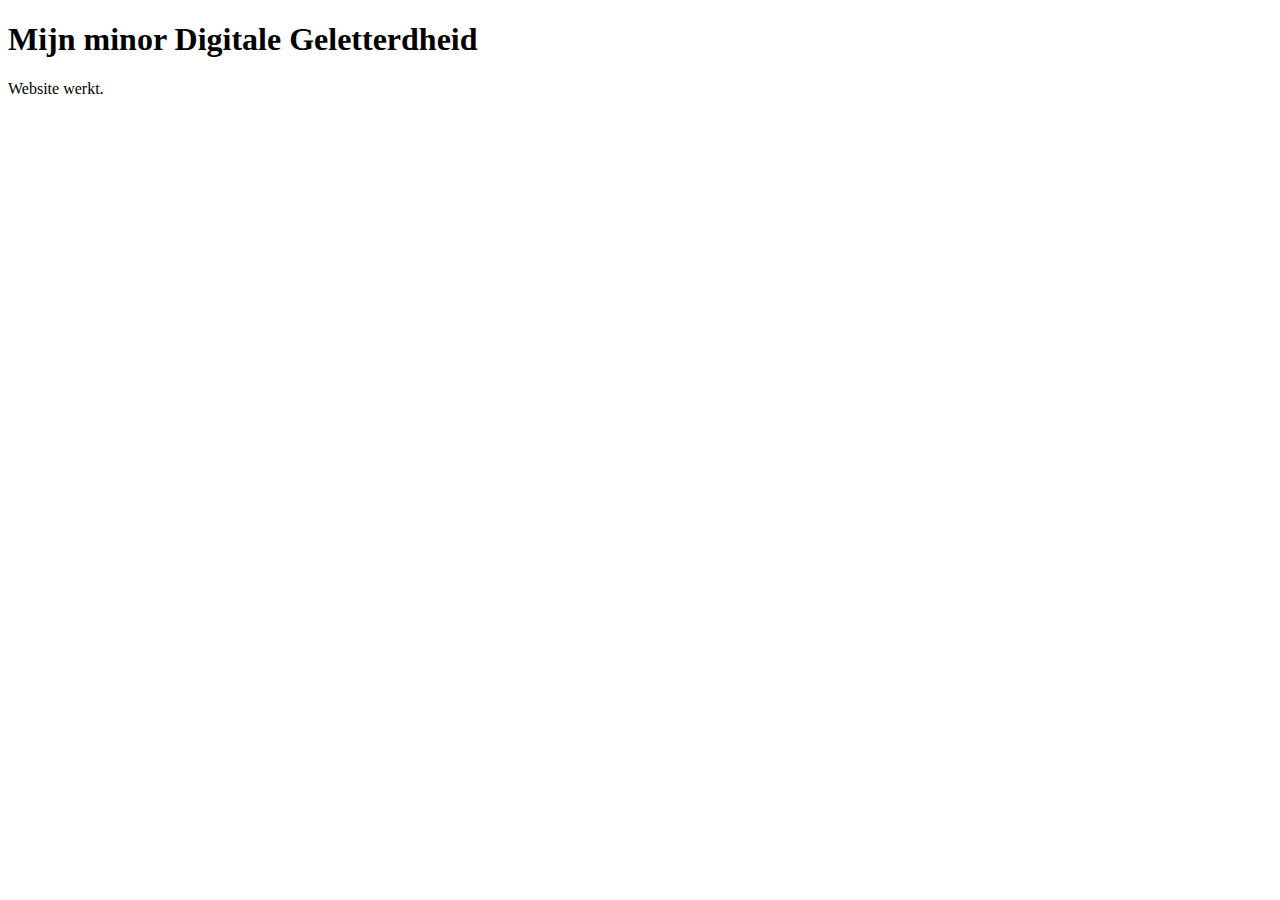
<file: index.html>
<!DOCTYPE html>
<html lang="nl">
<head>
  <meta charset="UTF-8">
  <title>Minor Digitale Geletterdheid</title>
</head>
<body>
  <h1>Mijn minor Digitale Geletterdheid</h1>
  <p>Website werkt.</p>
</body>
</html>
</file>
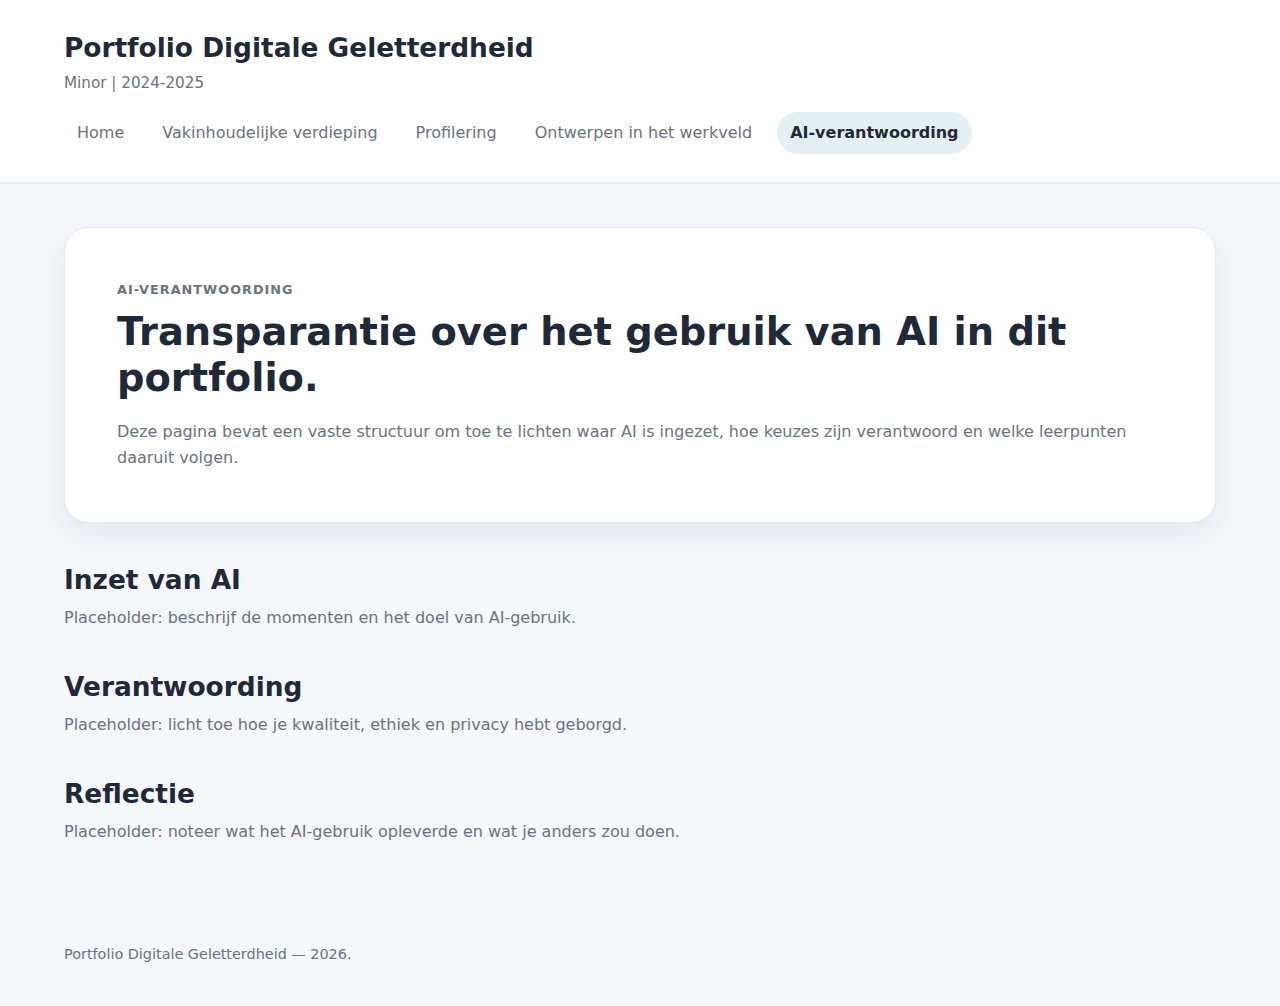
<file: ai-verantwoording.html>
<!doctype html>
<html lang="nl">
  <head>
    <meta charset="utf-8" />
    <meta name="viewport" content="width=device-width, initial-scale=1" />
    <title>Portfolio Digitale Geletterdheid | AI-verantwoording</title>
    <link rel="stylesheet" href="styles.css" />
  </head>
  <body>
    <div class="page">
      <header class="site-header">
        <div class="brand">
          <span class="brand__title">Portfolio Digitale Geletterdheid</span>
          <span class="brand__subtitle">Minor | 2024-2025</span>
        </div>
        <nav class="site-nav">
          <a href="index.html">Home</a>
          <a href="vakinhoudelijke-verdieping.html">Vakinhoudelijke verdieping</a>
          <a href="profilering.html">Profilering</a>
          <a href="ontwerpen-in-het-werkveld.html">Ontwerpen in het werkveld</a>
          <a class="is-active" href="ai-verantwoording.html">AI-verantwoording</a>
        </nav>
      </header>

      <main class="content">
        <section class="hero">
          <div>
            <p class="eyebrow">AI-verantwoording</p>
            <h1>Transparantie over het gebruik van AI in dit portfolio.</h1>
            <p>
              Deze pagina bevat een vaste structuur om toe te lichten waar AI is ingezet, hoe
              keuzes zijn verantwoord en welke leerpunten daaruit volgen.
            </p>
          </div>
        </section>

        <section class="section">
          <div class="section__header">
            <h2>Inzet van AI</h2>
            <p>Placeholder: beschrijf de momenten en het doel van AI-gebruik.</p>
          </div>
        </section>

        <section class="section">
          <div class="section__header">
            <h2>Verantwoording</h2>
            <p>Placeholder: licht toe hoe je kwaliteit, ethiek en privacy hebt geborgd.</p>
          </div>
        </section>

        <section class="section">
          <div class="section__header">
            <h2>Reflectie</h2>
            <p>Placeholder: noteer wat het AI-gebruik opleverde en wat je anders zou doen.</p>
          </div>
        </section>
      </main>

      <footer class="site-footer">
        <p>Portfolio Digitale Geletterdheid — statische versie.</p>
      </footer>
    </div>
    <script src="script.js"></script>
  </body>
</html>
</file>
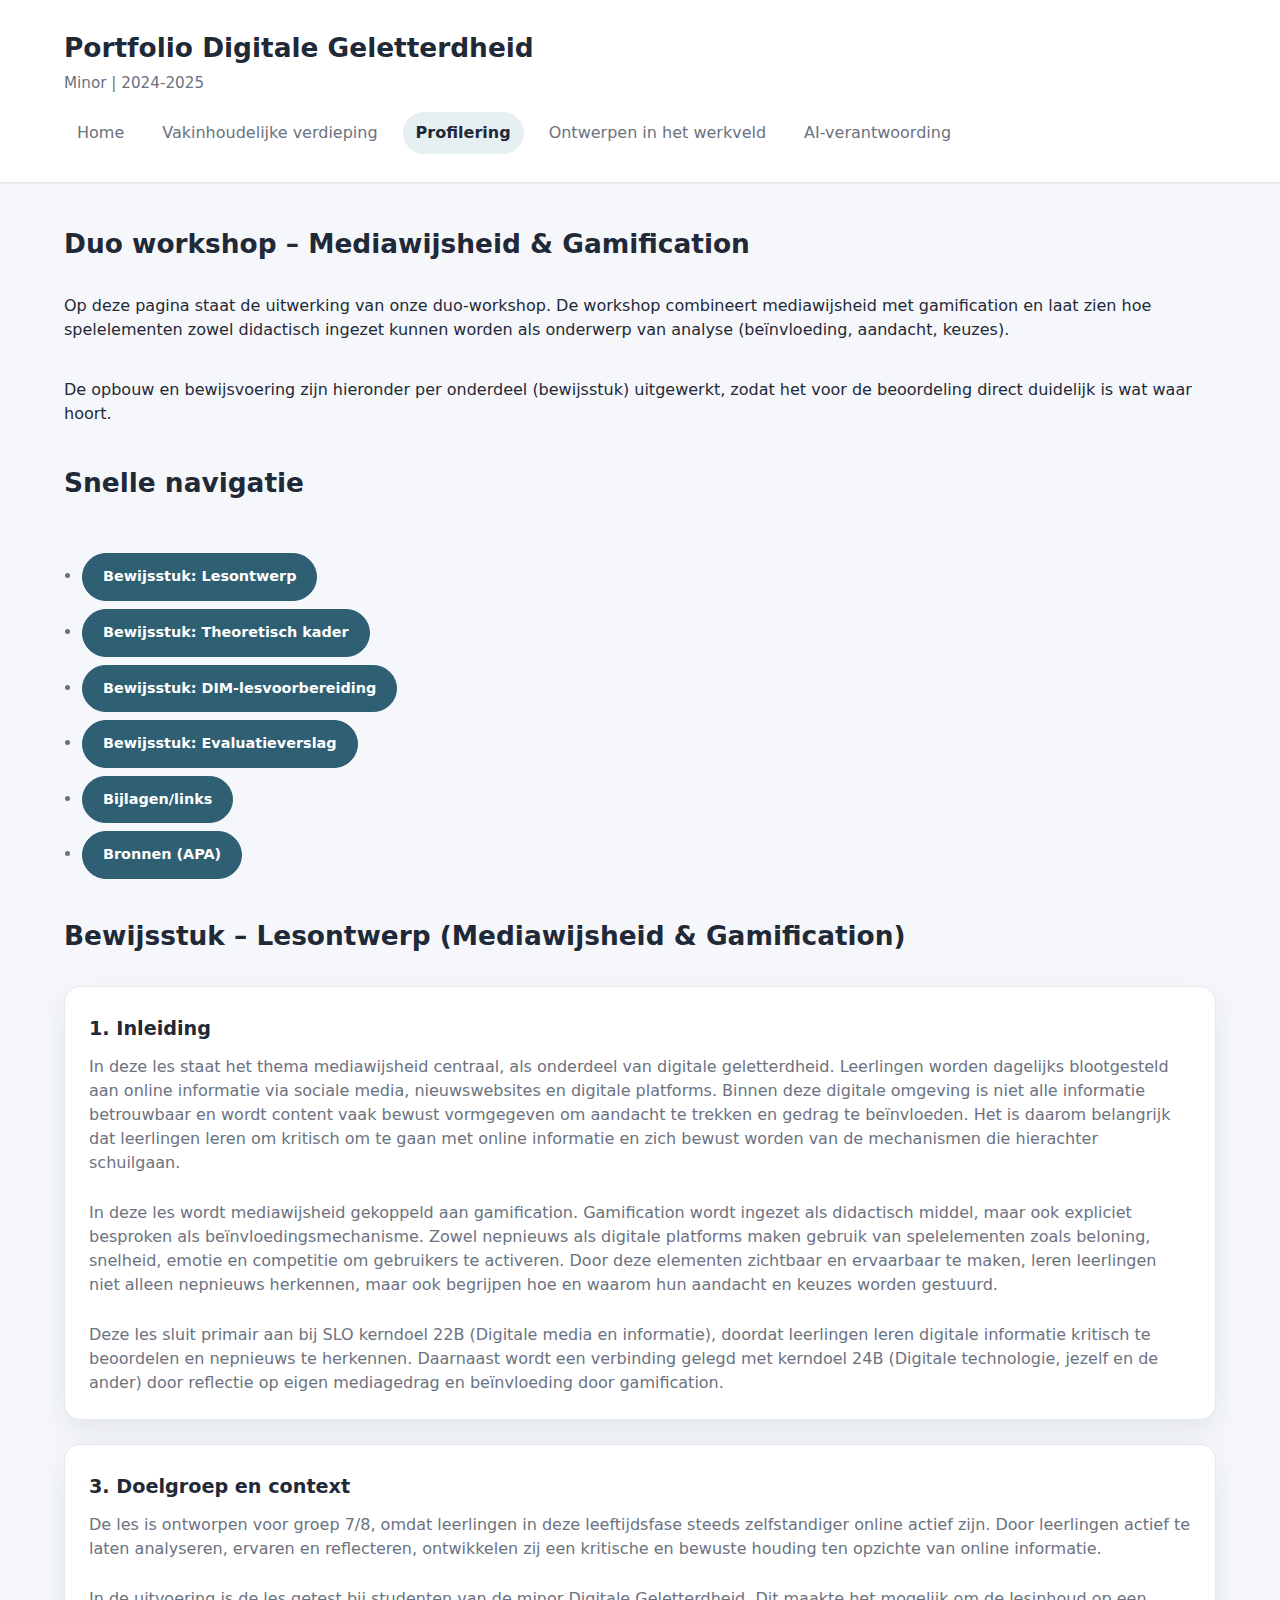
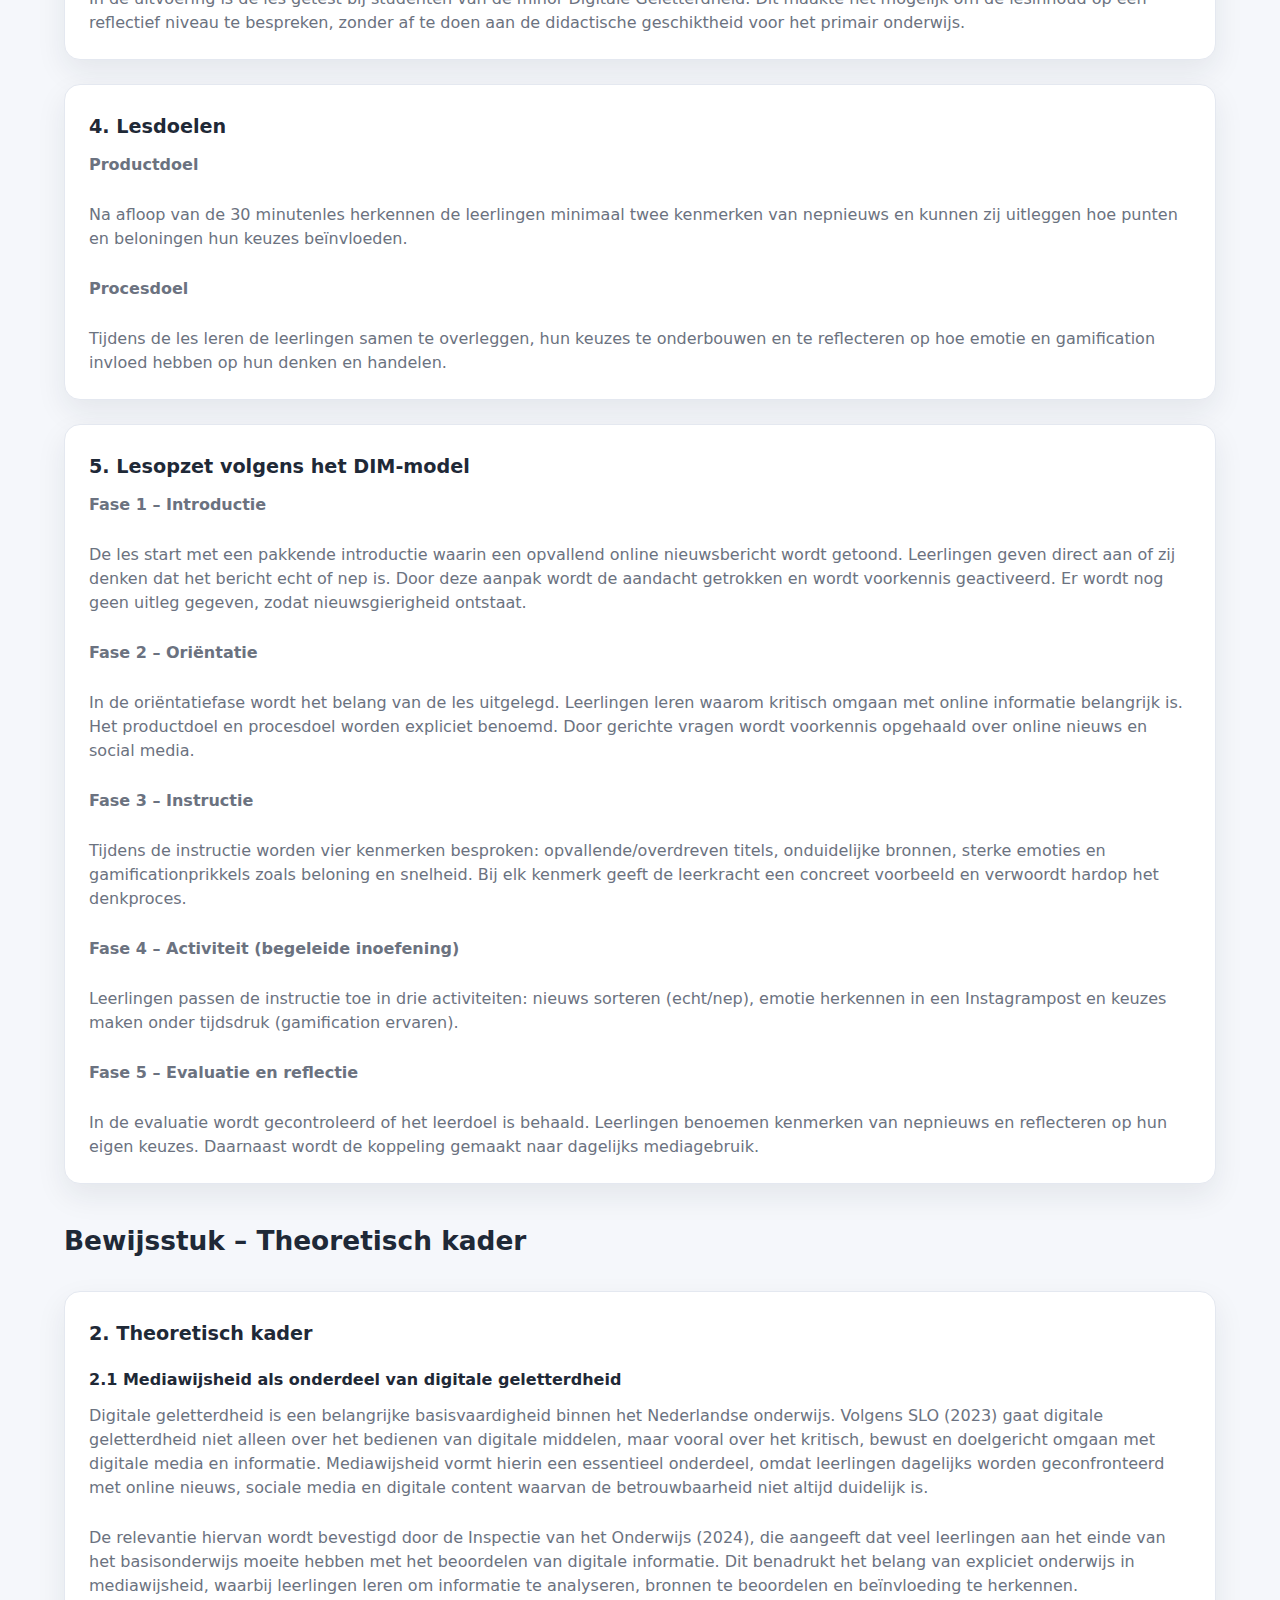
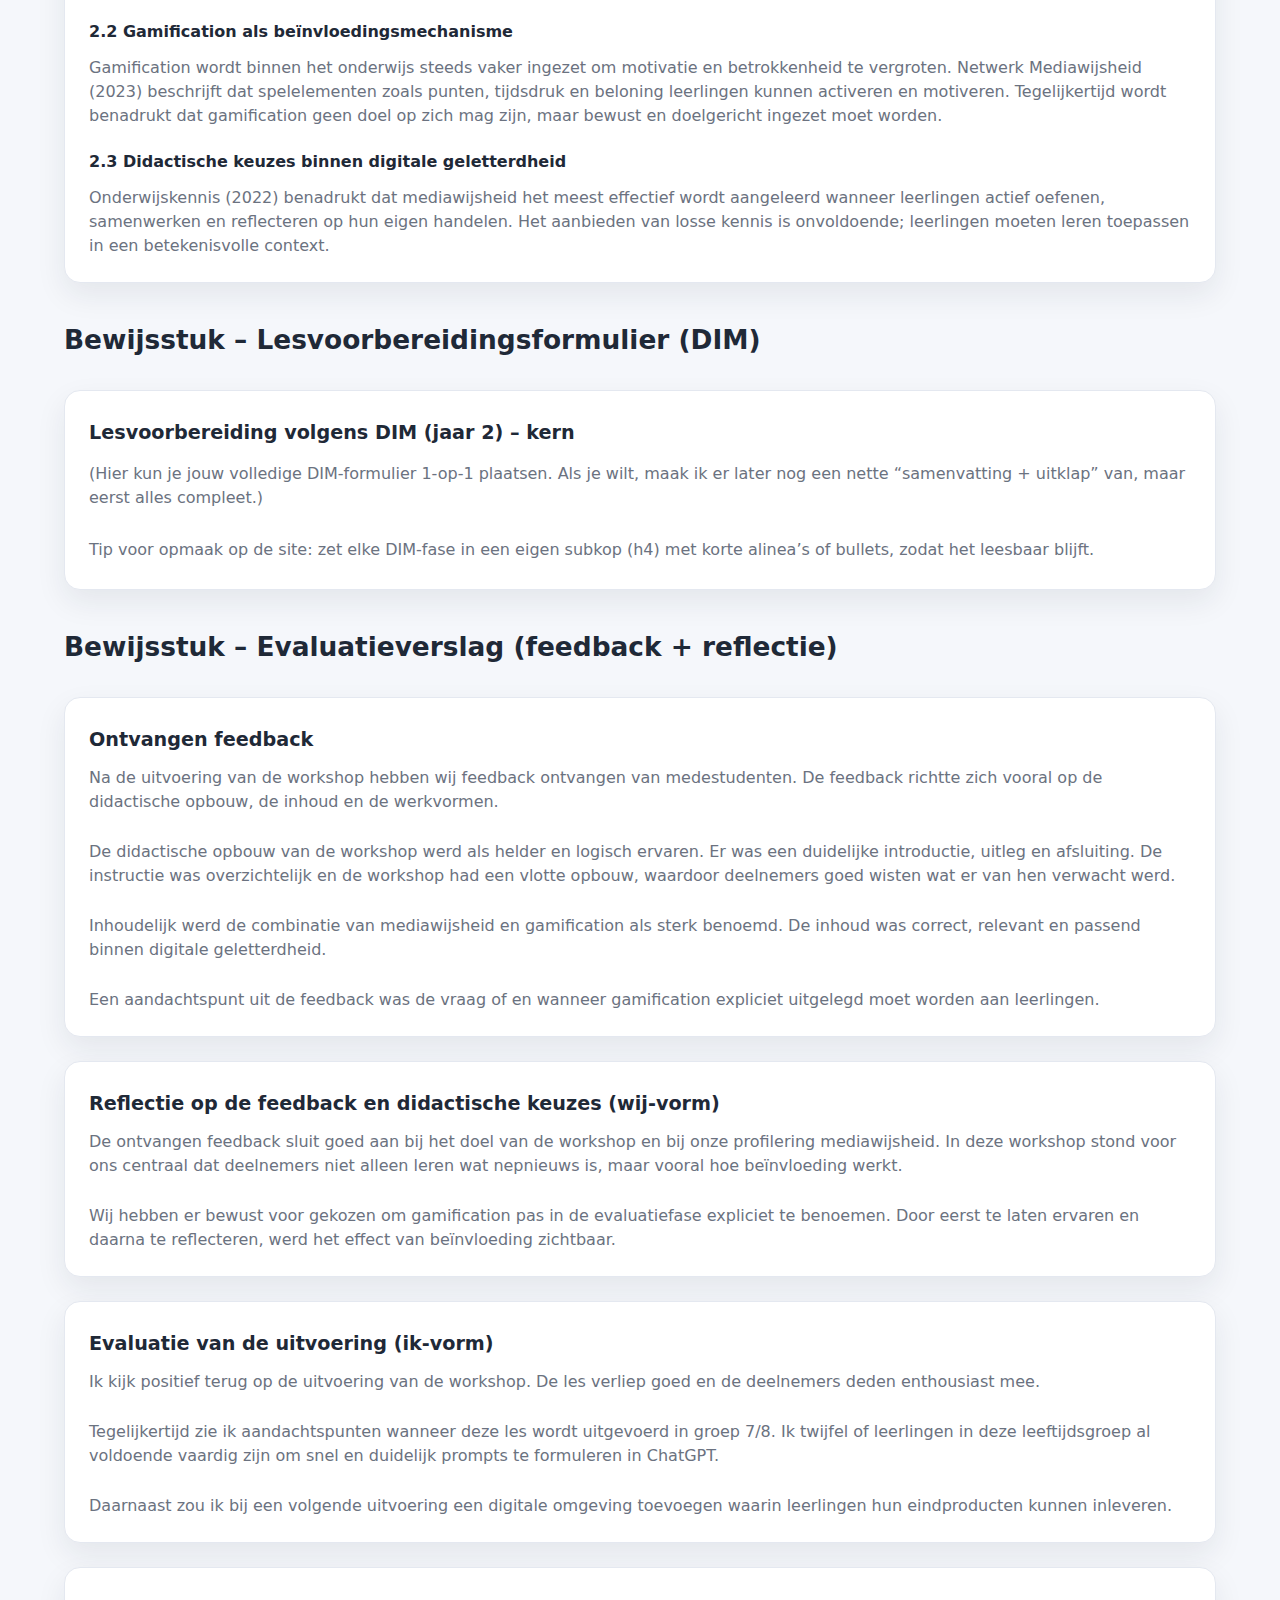
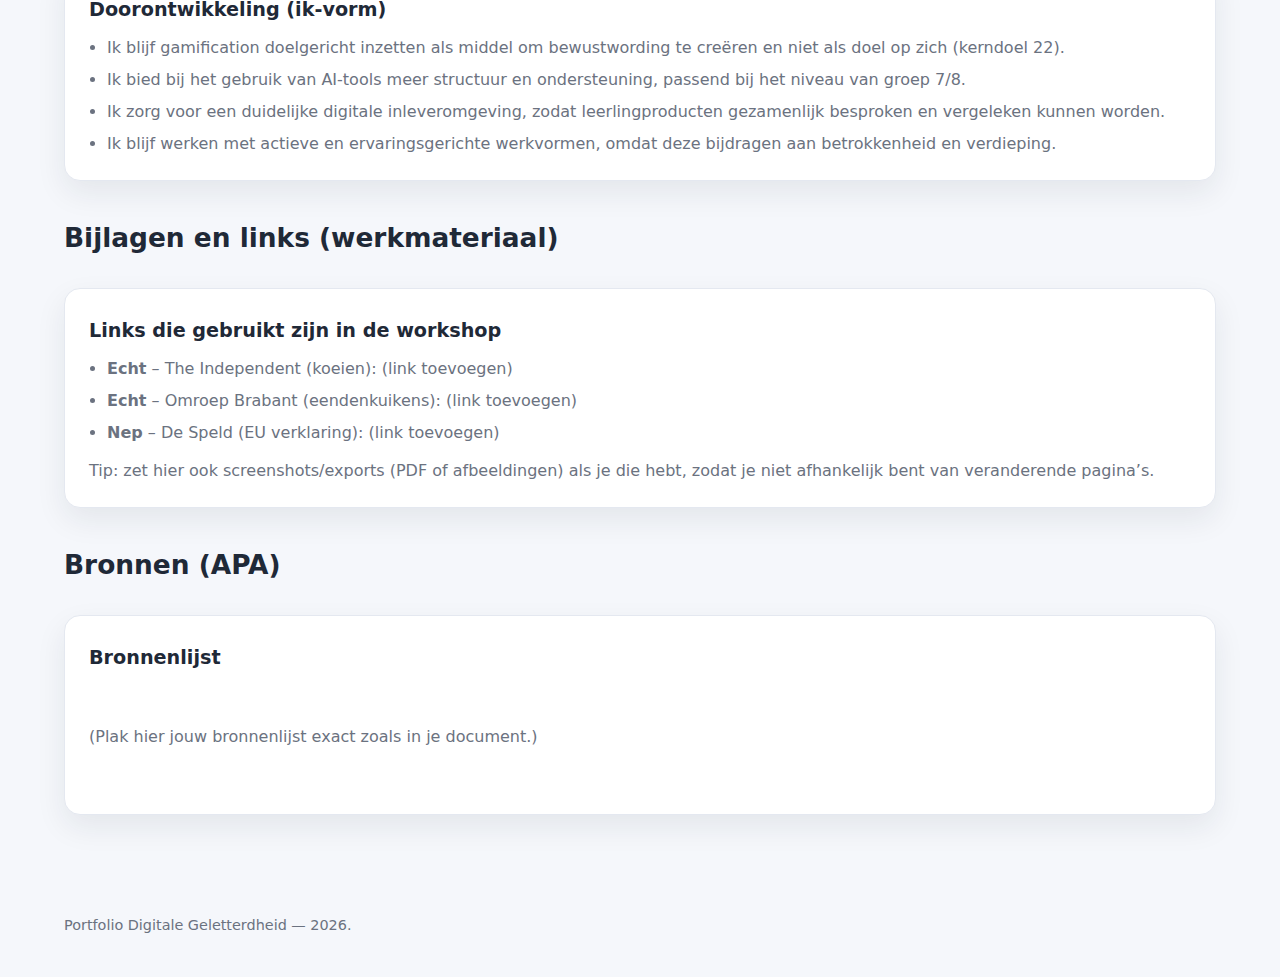
<file: duo-workshop.html>
<!doctype html>
<html lang="nl">
  <head>
    <meta charset="utf-8" />
    <meta name="viewport" content="width=device-width, initial-scale=1" />
    <title>Profilering | Duo workshop – Mediawijsheid &amp; Gamification</title>
    <link rel="stylesheet" href="styles.css" />
  </head>
  <body>
    <div class="page">
      <header class="site-header">
        <div class="brand">
          <span class="brand__title">Portfolio Digitale Geletterdheid</span>
          <span class="brand__subtitle">Minor | 2024-2025</span>
        </div>
        <nav class="site-nav">
          <a href="index.html">Home</a>
          <a href="vakinhoudelijke-verdieping.html">Vakinhoudelijke verdieping</a>
          <a class="is-active" href="profilering.html">Profilering</a>
          <a href="ontwerpen-in-het-werkveld.html">Ontwerpen in het werkveld</a>
          <a href="ai-verantwoording.html">AI-verantwoording</a>
        </nav>
      </header>

      <main class="content">
        <!-- Intro -->
        <section class="section">
          <div class="section__header">
            <h2>Duo workshop – Mediawijsheid &amp; Gamification</h2>
          </div>
          <p>
            Op deze pagina staat de uitwerking van onze duo-workshop. De workshop combineert
            mediawijsheid met gamification en laat zien hoe spelelementen zowel didactisch ingezet
            kunnen worden als onderwerp van analyse (beïnvloeding, aandacht, keuzes).
          </p>
          <p>
            De opbouw en bewijsvoering zijn hieronder per onderdeel (bewijsstuk) uitgewerkt, zodat
            het voor de beoordeling direct duidelijk is wat waar hoort.
          </p>
        </section>

        <!-- Snelle navigatie -->
        <section class="section">
          <div class="section__header">
            <h2>Snelle navigatie</h2>
          </div>
          <ul class="button-group">
            <li><a class="button button--small" href="#lesontwerp">Bewijsstuk: Lesontwerp</a></li>
            <li><a class="button button--small" href="#theorie">Bewijsstuk: Theoretisch kader</a></li>
            <li><a class="button button--small" href="#dim">Bewijsstuk: DIM-lesvoorbereiding</a></li>
            <li><a class="button button--small" href="#evaluatie">Bewijsstuk: Evaluatieverslag</a></li>
            <li><a class="button button--small" href="#bijlagen">Bijlagen/links</a></li>
            <li><a class="button button--small" href="#bronnen">Bronnen (APA)</a></li>
          </ul>
        </section>

        <!-- Bewijsstuk: Lesontwerp -->
        <section class="section" id="lesontwerp">
          <div class="section__header">
            <h2>Bewijsstuk – Lesontwerp (Mediawijsheid &amp; Gamification)</h2>
          </div>

          <div class="card">
            <h3>1. Inleiding</h3>
            <p>
              In deze les staat het thema mediawijsheid centraal, als onderdeel van digitale
              geletterdheid. Leerlingen worden dagelijks blootgesteld aan online informatie via
              sociale media, nieuwswebsites en digitale platforms. Binnen deze digitale omgeving is
              niet alle informatie betrouwbaar en wordt content vaak bewust vormgegeven om aandacht
              te trekken en gedrag te beïnvloeden. Het is daarom belangrijk dat leerlingen leren om
              kritisch om te gaan met online informatie en zich bewust worden van de mechanismen die
              hierachter schuilgaan.
            </p>
            <p>
              In deze les wordt mediawijsheid gekoppeld aan gamification. Gamification wordt ingezet
              als didactisch middel, maar ook expliciet besproken als beïnvloedingsmechanisme. Zowel
              nepnieuws als digitale platforms maken gebruik van spelelementen zoals beloning,
              snelheid, emotie en competitie om gebruikers te activeren. Door deze elementen
              zichtbaar en ervaarbaar te maken, leren leerlingen niet alleen nepnieuws herkennen,
              maar ook begrijpen hoe en waarom hun aandacht en keuzes worden gestuurd.
            </p>
            <p>
              Deze les sluit primair aan bij SLO kerndoel 22B (Digitale media en informatie),
              doordat leerlingen leren digitale informatie kritisch te beoordelen en nepnieuws te
              herkennen. Daarnaast wordt een verbinding gelegd met kerndoel 24B (Digitale technologie,
              jezelf en de ander) door reflectie op eigen mediagedrag en beïnvloeding door gamification.
            </p>
          </div>

          <div class="card">
            <h3>3. Doelgroep en context</h3>
            <p>
              De les is ontworpen voor groep 7/8, omdat leerlingen in deze leeftijdsfase steeds
              zelfstandiger online actief zijn. Door leerlingen actief te laten analyseren, ervaren
              en reflecteren, ontwikkelen zij een kritische en bewuste houding ten opzichte van
              online informatie.
            </p>
            <p>
              In de uitvoering is de les getest bij studenten van de minor Digitale Geletterdheid.
              Dit maakte het mogelijk om de lesinhoud op een reflectief niveau te bespreken, zonder
              af te doen aan de didactische geschiktheid voor het primair onderwijs.
            </p>
          </div>

          <div class="card">
            <h3>4. Lesdoelen</h3>
            <p><strong>Productdoel</strong></p>
            <p>
              Na afloop van de 30 minutenles herkennen de leerlingen minimaal twee kenmerken van
              nepnieuws en kunnen zij uitleggen hoe punten en beloningen hun keuzes beïnvloeden.
            </p>
            <p><strong>Procesdoel</strong></p>
            <p>
              Tijdens de les leren de leerlingen samen te overleggen, hun keuzes te onderbouwen en te
              reflecteren op hoe emotie en gamification invloed hebben op hun denken en handelen.
            </p>
          </div>

          <div class="card">
            <h3>5. Lesopzet volgens het DIM-model</h3>
            <p><strong>Fase 1 – Introductie</strong></p>
            <p>
              De les start met een pakkende introductie waarin een opvallend online nieuwsbericht
              wordt getoond. Leerlingen geven direct aan of zij denken dat het bericht echt of nep
              is. Door deze aanpak wordt de aandacht getrokken en wordt voorkennis geactiveerd. Er
              wordt nog geen uitleg gegeven, zodat nieuwsgierigheid ontstaat.
            </p>
            <p><strong>Fase 2 – Oriëntatie</strong></p>
            <p>
              In de oriëntatiefase wordt het belang van de les uitgelegd. Leerlingen leren waarom
              kritisch omgaan met online informatie belangrijk is. Het productdoel en procesdoel
              worden expliciet benoemd. Door gerichte vragen wordt voorkennis opgehaald over online
              nieuws en social media.
            </p>
            <p><strong>Fase 3 – Instructie</strong></p>
            <p>
              Tijdens de instructie worden vier kenmerken besproken: opvallende/overdreven titels,
              onduidelijke bronnen, sterke emoties en gamificationprikkels zoals beloning en
              snelheid. Bij elk kenmerk geeft de leerkracht een concreet voorbeeld en verwoordt
              hardop het denkproces.
            </p>
            <p><strong>Fase 4 – Activiteit (begeleide inoefening)</strong></p>
            <p>
              Leerlingen passen de instructie toe in drie activiteiten: nieuws sorteren (echt/nep),
              emotie herkennen in een Instagrampost en keuzes maken onder tijdsdruk (gamification
              ervaren).
            </p>
            <p><strong>Fase 5 – Evaluatie en reflectie</strong></p>
            <p>
              In de evaluatie wordt gecontroleerd of het leerdoel is behaald. Leerlingen benoemen
              kenmerken van nepnieuws en reflecteren op hun eigen keuzes. Daarnaast wordt de
              koppeling gemaakt naar dagelijks mediagebruik.
            </p>
          </div>
        </section>

        <!-- Bewijsstuk: Theoretisch kader -->
        <section class="section" id="theorie">
          <div class="section__header">
            <h2>Bewijsstuk – Theoretisch kader</h2>
          </div>

          <div class="card">
            <h3>2. Theoretisch kader</h3>

            <h4>2.1 Mediawijsheid als onderdeel van digitale geletterdheid</h4>
            <p>
              Digitale geletterdheid is een belangrijke basisvaardigheid binnen het Nederlandse
              onderwijs. Volgens SLO (2023) gaat digitale geletterdheid niet alleen over het bedienen
              van digitale middelen, maar vooral over het kritisch, bewust en doelgericht omgaan met
              digitale media en informatie. Mediawijsheid vormt hierin een essentieel onderdeel,
              omdat leerlingen dagelijks worden geconfronteerd met online nieuws, sociale media en
              digitale content waarvan de betrouwbaarheid niet altijd duidelijk is.
            </p>
            <p>
              De relevantie hiervan wordt bevestigd door de Inspectie van het Onderwijs (2024), die
              aangeeft dat veel leerlingen aan het einde van het basisonderwijs moeite hebben met het
              beoordelen van digitale informatie. Dit benadrukt het belang van expliciet onderwijs in
              mediawijsheid, waarbij leerlingen leren om informatie te analyseren, bronnen te
              beoordelen en beïnvloeding te herkennen.
            </p>

            <h4>2.2 Gamification als beïnvloedingsmechanisme</h4>
            <p>
              Gamification wordt binnen het onderwijs steeds vaker ingezet om motivatie en
              betrokkenheid te vergroten. Netwerk Mediawijsheid (2023) beschrijft dat spelelementen
              zoals punten, tijdsdruk en beloning leerlingen kunnen activeren en motiveren.
              Tegelijkertijd wordt benadrukt dat gamification geen doel op zich mag zijn, maar
              bewust en doelgericht ingezet moet worden.
            </p>

            <h4>2.3 Didactische keuzes binnen digitale geletterdheid</h4>
            <p>
              Onderwijskennis (2022) benadrukt dat mediawijsheid het meest effectief wordt aangeleerd
              wanneer leerlingen actief oefenen, samenwerken en reflecteren op hun eigen handelen.
              Het aanbieden van losse kennis is onvoldoende; leerlingen moeten leren toepassen in
              een betekenisvolle context.
            </p>
          </div>
        </section>

        <!-- Bewijsstuk: DIM formulier -->
        <section class="section" id="dim">
          <div class="section__header">
            <h2>Bewijsstuk – Lesvoorbereidingsformulier (DIM)</h2>
          </div>

          <div class="card">
            <h3>Lesvoorbereiding volgens DIM (jaar 2) – kern</h3>
            <p>
              (Hier kun je jouw volledige DIM-formulier 1-op-1 plaatsen. Als je wilt, maak ik er later
              nog een nette “samenvatting + uitklap” van, maar eerst alles compleet.)
            </p>
            <p>
              Tip voor opmaak op de site: zet elke DIM-fase in een eigen subkop (h4) met korte alinea’s
              of bullets, zodat het leesbaar blijft.
            </p>
          </div>
        </section>

        <!-- Bewijsstuk: Evaluatieverslag -->
        <section class="section" id="evaluatie">
          <div class="section__header">
            <h2>Bewijsstuk – Evaluatieverslag (feedback + reflectie)</h2>
          </div>

          <div class="card">
            <h3>Ontvangen feedback</h3>
            <p>
              Na de uitvoering van de workshop hebben wij feedback ontvangen van medestudenten. De
              feedback richtte zich vooral op de didactische opbouw, de inhoud en de werkvormen.
            </p>
            <p>
              De didactische opbouw van de workshop werd als helder en logisch ervaren. Er was een
              duidelijke introductie, uitleg en afsluiting. De instructie was overzichtelijk en de
              workshop had een vlotte opbouw, waardoor deelnemers goed wisten wat er van hen verwacht
              werd.
            </p>
            <p>
              Inhoudelijk werd de combinatie van mediawijsheid en gamification als sterk benoemd. De
              inhoud was correct, relevant en passend binnen digitale geletterdheid.
            </p>
            <p>
              Een aandachtspunt uit de feedback was de vraag of en wanneer gamification expliciet
              uitgelegd moet worden aan leerlingen.
            </p>
          </div>

          <div class="card">
            <h3>Reflectie op de feedback en didactische keuzes (wij-vorm)</h3>
            <p>
              De ontvangen feedback sluit goed aan bij het doel van de workshop en bij onze
              profilering mediawijsheid. In deze workshop stond voor ons centraal dat deelnemers niet
              alleen leren wat nepnieuws is, maar vooral hoe beïnvloeding werkt.
            </p>
            <p>
              Wij hebben er bewust voor gekozen om gamification pas in de evaluatiefase expliciet te
              benoemen. Door eerst te laten ervaren en daarna te reflecteren, werd het effect van
              beïnvloeding zichtbaar.
            </p>
          </div>

          <div class="card">
            <h3>Evaluatie van de uitvoering (ik-vorm)</h3>
            <p>
              Ik kijk positief terug op de uitvoering van de workshop. De les verliep goed en de
              deelnemers deden enthousiast mee.
            </p>
            <p>
              Tegelijkertijd zie ik aandachtspunten wanneer deze les wordt uitgevoerd in groep 7/8.
              Ik twijfel of leerlingen in deze leeftijdsgroep al voldoende vaardig zijn om snel en
              duidelijk prompts te formuleren in ChatGPT.
            </p>
            <p>
              Daarnaast zou ik bij een volgende uitvoering een digitale omgeving toevoegen waarin
              leerlingen hun eindproducten kunnen inleveren.
            </p>
          </div>

          <div class="card">
            <h3>Doorontwikkeling (ik-vorm)</h3>
            <ul>
              <li>Ik blijf gamification doelgericht inzetten als middel om bewustwording te creëren en niet als doel op zich (kerndoel 22).</li>
              <li>Ik bied bij het gebruik van AI-tools meer structuur en ondersteuning, passend bij het niveau van groep 7/8.</li>
              <li>Ik zorg voor een duidelijke digitale inleveromgeving, zodat leerlingproducten gezamenlijk besproken en vergeleken kunnen worden.</li>
              <li>Ik blijf werken met actieve en ervaringsgerichte werkvormen, omdat deze bijdragen aan betrokkenheid en verdieping.</li>
            </ul>
          </div>
        </section>

        <!-- Bijlagen -->
        <section class="section" id="bijlagen">
          <div class="section__header">
            <h2>Bijlagen en links (werkmateriaal)</h2>
          </div>

          <div class="card">
            <h3>Links die gebruikt zijn in de workshop</h3>
            <ul>
              <li><strong>Echt</strong> – The Independent (koeien): (link toevoegen)</li>
              <li><strong>Echt</strong> – Omroep Brabant (eendenkuikens): (link toevoegen)</li>
              <li><strong>Nep</strong> – De Speld (EU verklaring): (link toevoegen)</li>
            </ul>
            <p>
              Tip: zet hier ook screenshots/exports (PDF of afbeeldingen) als je die hebt, zodat je niet
              afhankelijk bent van veranderende pagina’s.
            </p>
          </div>
        </section>

        <!-- Bronnen -->
        <section class="section" id="bronnen">
          <div class="section__header">
            <h2>Bronnen (APA)</h2>
          </div>

          <div class="card">
            <h3>Bronnenlijst</h3>
            <p>(Plak hier jouw bronnenlijst exact zoals in je document.)</p>
          </div>
        </section>
      </main>

      <footer class="site-footer">
        <p>Portfolio Digitale Geletterdheid — statische versie.</p>
      </footer>
    </div>
    <script src="script.js"></script>
  </body>
</html>
</file>
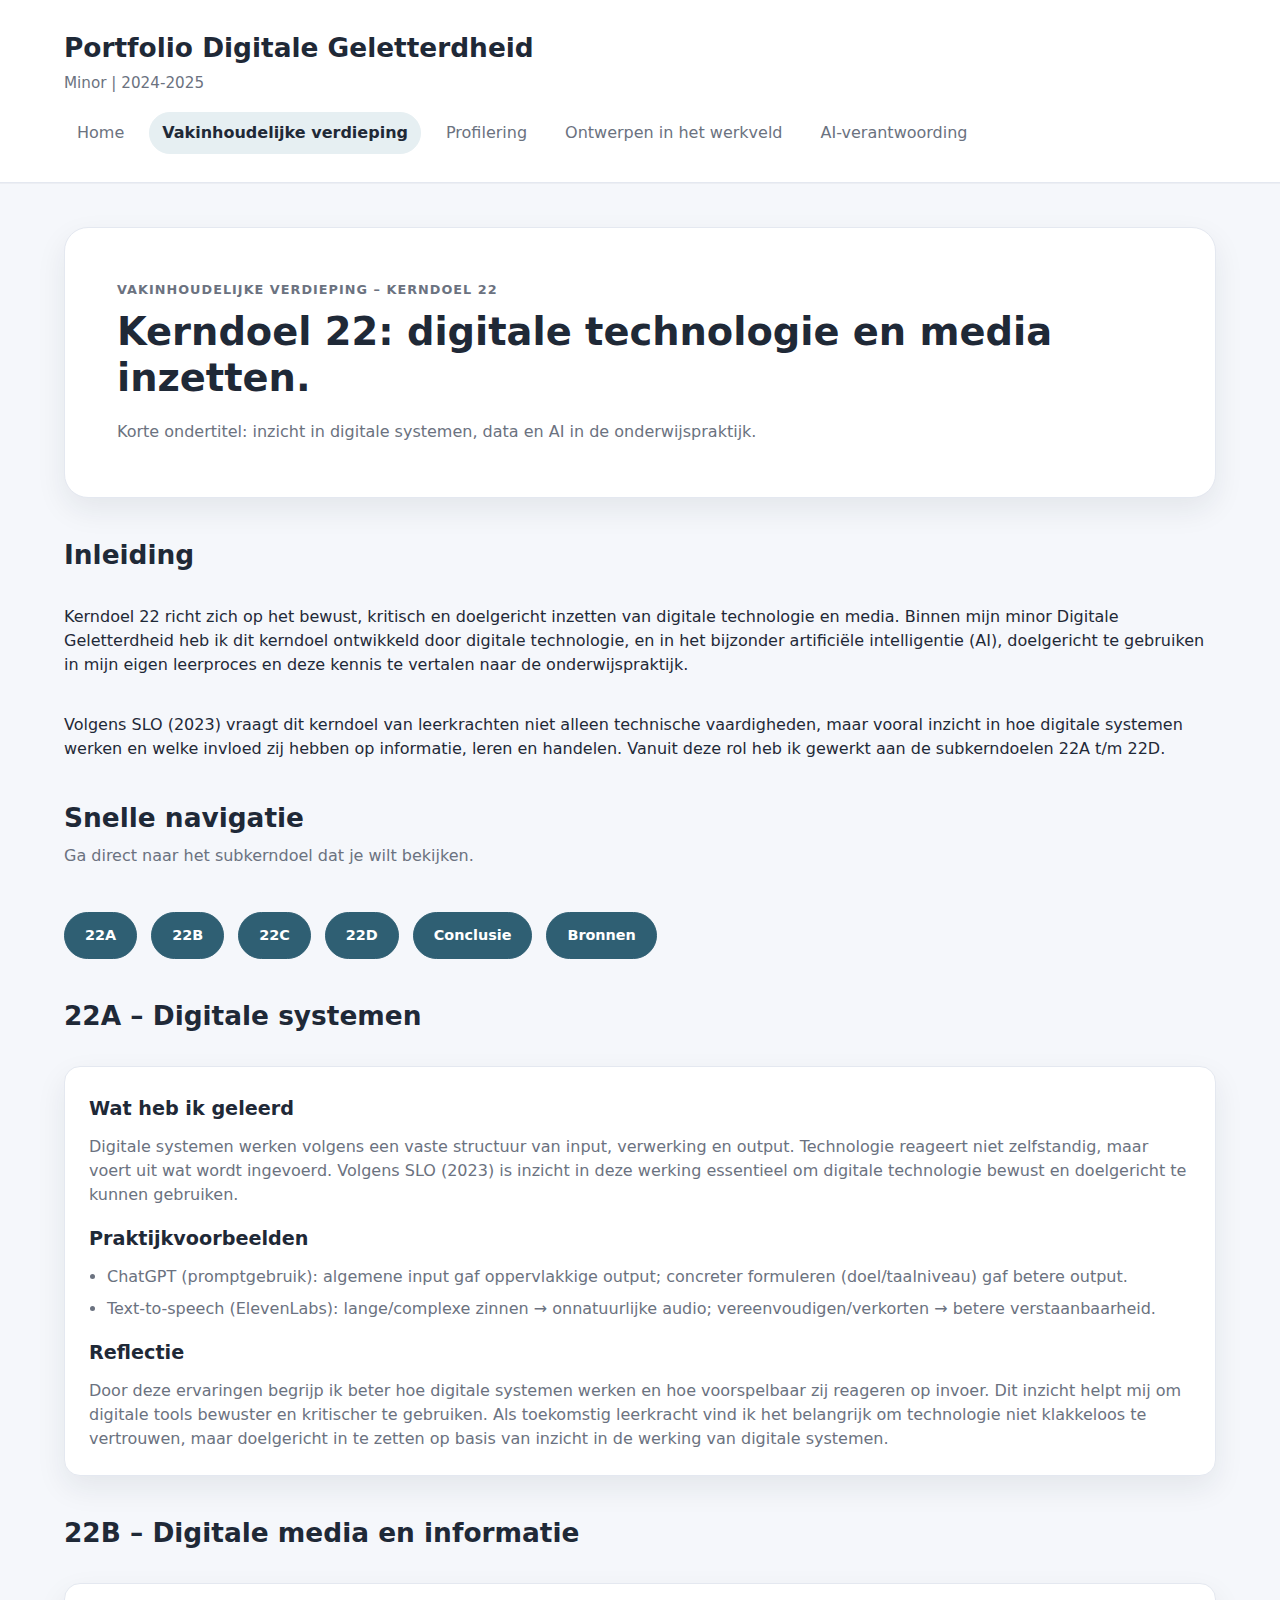
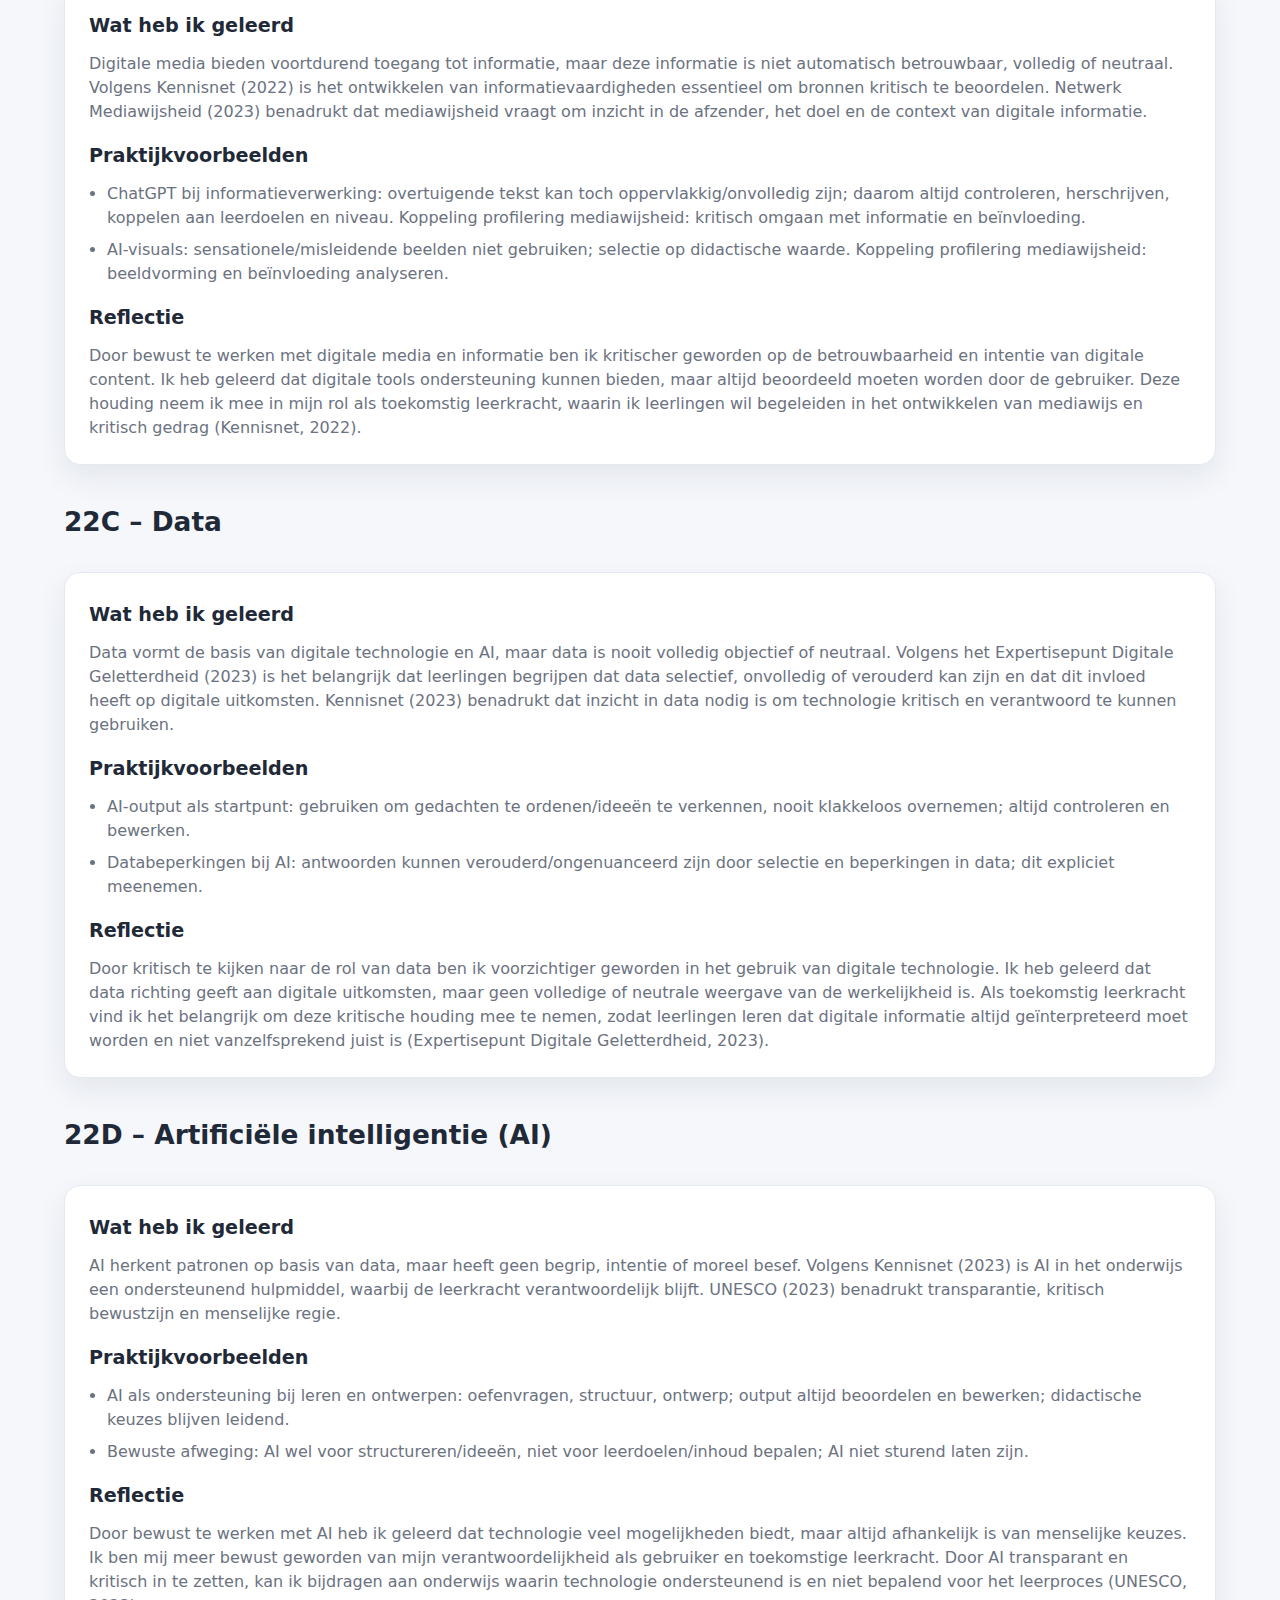
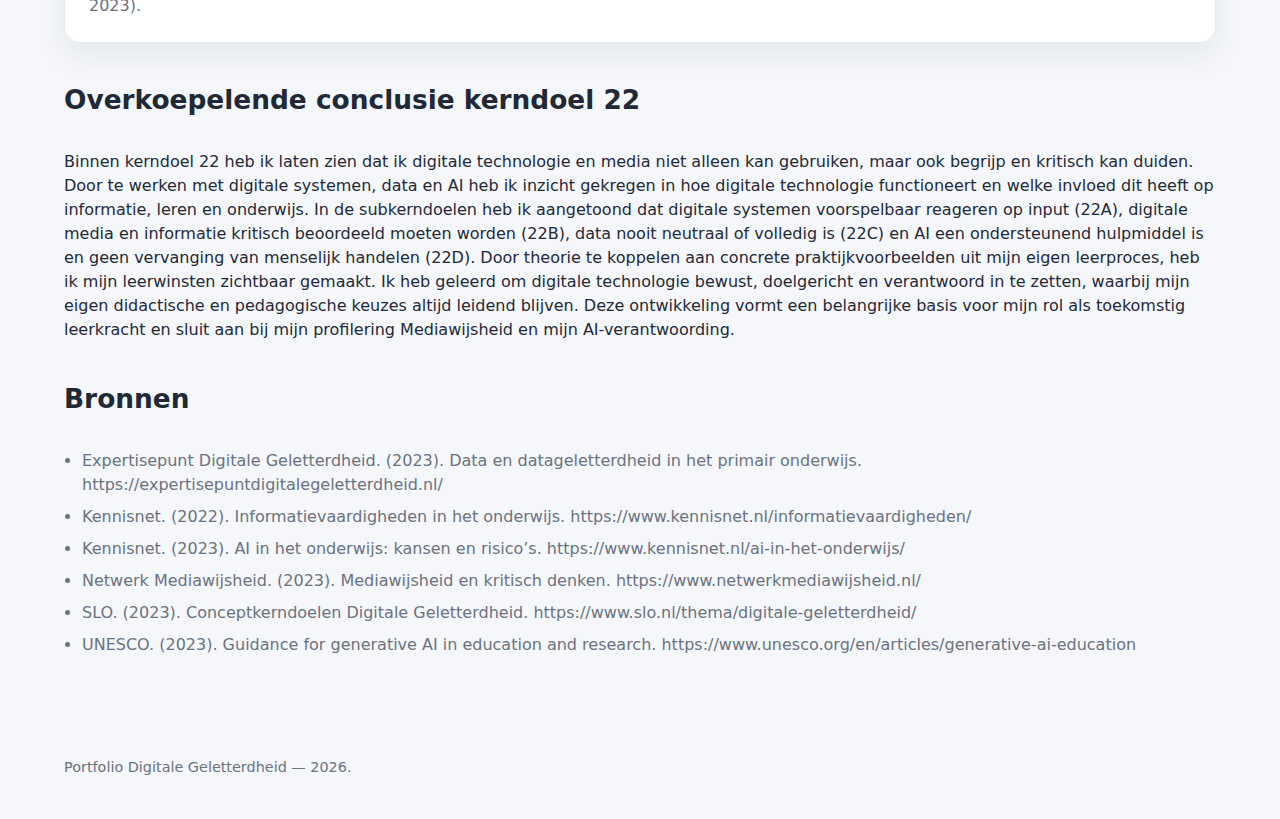
<file: kerndoel-22.html>
<!doctype html>
<html lang="nl">
  <head>
    <meta charset="utf-8" />
    <meta name="viewport" content="width=device-width, initial-scale=1" />
    <title>Portfolio Digitale Geletterdheid | Kerndoel 22</title>
    <link rel="stylesheet" href="styles.css" />
  </head>
  <body>
    <div class="page">
      <header class="site-header">
        <div class="brand">
          <span class="brand__title">Portfolio Digitale Geletterdheid</span>
          <span class="brand__subtitle">Minor | 2024-2025</span>
        </div>
        <nav class="site-nav">
          <a href="index.html">Home</a>
          <a class="is-active" href="vakinhoudelijke-verdieping.html">Vakinhoudelijke verdieping</a>
          <a href="profilering.html">Profilering</a>
          <a href="ontwerpen-in-het-werkveld.html">Ontwerpen in het werkveld</a>
          <a href="ai-verantwoording.html">AI-verantwoording</a>
        </nav>
      </header>

      <main class="content">
        <section class="hero">
          <div>
            <p class="eyebrow">Vakinhoudelijke verdieping – kerndoel 22</p>
            <h1>Kerndoel 22: digitale technologie en media inzetten.</h1>
            <p>Korte ondertitel: inzicht in digitale systemen, data en AI in de onderwijspraktijk.</p>
          </div>
        </section>

        <section class="section">
          <div class="section__header">
            <h2>Inleiding</h2>
          </div>
          <p>
            Kerndoel 22 richt zich op het bewust, kritisch en doelgericht inzetten van digitale
            technologie en media. Binnen mijn minor Digitale Geletterdheid heb ik dit kerndoel
            ontwikkeld door digitale technologie, en in het bijzonder artificiële intelligentie
            (AI), doelgericht te gebruiken in mijn eigen leerproces en deze kennis te vertalen
            naar de onderwijspraktijk.
          </p>
          <p>
            Volgens SLO (2023) vraagt dit kerndoel van leerkrachten niet alleen technische
            vaardigheden, maar vooral inzicht in hoe digitale systemen werken en welke invloed zij
            hebben op informatie, leren en handelen. Vanuit deze rol heb ik gewerkt aan de
            subkerndoelen 22A t/m 22D.
          </p>
        </section>

        <section class="section">
          <div class="section__header">
            <h2>Snelle navigatie</h2>
            <p>Ga direct naar het subkerndoel dat je wilt bekijken.</p>
          </div>
          <div class="button-group">
            <a class="button button--small" href="#22a">22A</a>
            <a class="button button--small" href="#22b">22B</a>
            <a class="button button--small" href="#22c">22C</a>
            <a class="button button--small" href="#22d">22D</a>
            <a class="button button--small button--secondary" href="#conclusie">Conclusie</a>
            <a class="button button--small button--secondary" href="#bronnen">Bronnen</a>
          </div>
        </section>

        <section class="section" id="22a">
          <div class="section__header">
            <h2>22A – Digitale systemen</h2>
          </div>
          <article class="card">
            <!-- Voeg hier later een afbeelding toe voor kerndoel 22A -->
            <h3>Wat heb ik geleerd</h3>
            <p>
              Digitale systemen werken volgens een vaste structuur van input, verwerking en output.
              Technologie reageert niet zelfstandig, maar voert uit wat wordt ingevoerd. Volgens
              SLO (2023) is inzicht in deze werking essentieel om digitale technologie bewust en
              doelgericht te kunnen gebruiken.
            </p>
            <h3>Praktijkvoorbeelden</h3>
            <ul>
              <li>
                ChatGPT (promptgebruik): algemene input gaf oppervlakkige output; concreter
                formuleren (doel/taalniveau) gaf betere output.
              </li>
              <li>
                Text-to-speech (ElevenLabs): lange/complexe zinnen → onnatuurlijke audio;
                vereenvoudigen/verkorten → betere verstaanbaarheid.
              </li>
            </ul>
            <h3>Reflectie</h3>
            <p>
              Door deze ervaringen begrijp ik beter hoe digitale systemen werken en hoe voorspelbaar
              zij reageren op invoer. Dit inzicht helpt mij om digitale tools bewuster en kritischer
              te gebruiken. Als toekomstig leerkracht vind ik het belangrijk om technologie niet
              klakkeloos te vertrouwen, maar doelgericht in te zetten op basis van inzicht in de
              werking van digitale systemen.
            </p>
          </article>
        </section>

        <section class="section" id="22b">
          <div class="section__header">
            <h2>22B – Digitale media en informatie</h2>
          </div>
          <article class="card">
            <!-- Voeg hier later een afbeelding toe voor kerndoel 22B -->
            <h3>Wat heb ik geleerd</h3>
            <p>
              Digitale media bieden voortdurend toegang tot informatie, maar deze informatie is niet
              automatisch betrouwbaar, volledig of neutraal. Volgens Kennisnet (2022) is het
              ontwikkelen van informatievaardigheden essentieel om bronnen kritisch te beoordelen.
              Netwerk Mediawijsheid (2023) benadrukt dat mediawijsheid vraagt om inzicht in de
              afzender, het doel en de context van digitale informatie.
            </p>
            <h3>Praktijkvoorbeelden</h3>
            <ul>
              <li>
                ChatGPT bij informatieverwerking: overtuigende tekst kan toch
                oppervlakkig/onvolledig zijn; daarom altijd controleren, herschrijven, koppelen aan
                leerdoelen en niveau. Koppeling profilering mediawijsheid: kritisch omgaan met
                informatie en beïnvloeding.
              </li>
              <li>
                AI-visuals: sensationele/misleidende beelden niet gebruiken; selectie op didactische
                waarde. Koppeling profilering mediawijsheid: beeldvorming en beïnvloeding analyseren.
              </li>
            </ul>
            <h3>Reflectie</h3>
            <p>
              Door bewust te werken met digitale media en informatie ben ik kritischer geworden op
              de betrouwbaarheid en intentie van digitale content. Ik heb geleerd dat digitale tools
              ondersteuning kunnen bieden, maar altijd beoordeeld moeten worden door de gebruiker.
              Deze houding neem ik mee in mijn rol als toekomstig leerkracht, waarin ik leerlingen
              wil begeleiden in het ontwikkelen van mediawijs en kritisch gedrag (Kennisnet, 2022).
            </p>
          </article>
        </section>

        <section class="section" id="22c">
          <div class="section__header">
            <h2>22C – Data</h2>
          </div>
          <article class="card">
            <!-- Voeg hier later een afbeelding toe voor kerndoel 22C -->
            <h3>Wat heb ik geleerd</h3>
            <p>
              Data vormt de basis van digitale technologie en AI, maar data is nooit volledig
              objectief of neutraal. Volgens het Expertisepunt Digitale Geletterdheid (2023) is het
              belangrijk dat leerlingen begrijpen dat data selectief, onvolledig of verouderd kan
              zijn en dat dit invloed heeft op digitale uitkomsten. Kennisnet (2023) benadrukt dat
              inzicht in data nodig is om technologie kritisch en verantwoord te kunnen gebruiken.
            </p>
            <h3>Praktijkvoorbeelden</h3>
            <ul>
              <li>
                AI-output als startpunt: gebruiken om gedachten te ordenen/ideeën te verkennen, nooit
                klakkeloos overnemen; altijd controleren en bewerken.
              </li>
              <li>
                Databeperkingen bij AI: antwoorden kunnen verouderd/ongenuanceerd zijn door selectie
                en beperkingen in data; dit expliciet meenemen.
              </li>
            </ul>
            <h3>Reflectie</h3>
            <p>
              Door kritisch te kijken naar de rol van data ben ik voorzichtiger geworden in het
              gebruik van digitale technologie. Ik heb geleerd dat data richting geeft aan digitale
              uitkomsten, maar geen volledige of neutrale weergave van de werkelijkheid is. Als
              toekomstig leerkracht vind ik het belangrijk om deze kritische houding mee te nemen,
              zodat leerlingen leren dat digitale informatie altijd geïnterpreteerd moet worden en
              niet vanzelfsprekend juist is (Expertisepunt Digitale Geletterdheid, 2023).
            </p>
          </article>
        </section>

        <section class="section" id="22d">
          <div class="section__header">
            <h2>22D – Artificiële intelligentie (AI)</h2>
          </div>
          <article class="card">
            <!-- Voeg hier later een afbeelding toe voor kerndoel 22D -->
            <h3>Wat heb ik geleerd</h3>
            <p>
              AI herkent patronen op basis van data, maar heeft geen begrip, intentie of moreel
              besef. Volgens Kennisnet (2023) is AI in het onderwijs een ondersteunend hulpmiddel,
              waarbij de leerkracht verantwoordelijk blijft. UNESCO (2023) benadrukt transparantie,
              kritisch bewustzijn en menselijke regie.
            </p>
            <h3>Praktijkvoorbeelden</h3>
            <ul>
              <li>
                AI als ondersteuning bij leren en ontwerpen: oefenvragen, structuur, ontwerp; output
                altijd beoordelen en bewerken; didactische keuzes blijven leidend.
              </li>
              <li>
                Bewuste afweging: AI wel voor structureren/ideeën, niet voor leerdoelen/inhoud
                bepalen; AI niet sturend laten zijn.
              </li>
            </ul>
            <h3>Reflectie</h3>
            <p>
              Door bewust te werken met AI heb ik geleerd dat technologie veel mogelijkheden biedt,
              maar altijd afhankelijk is van menselijke keuzes. Ik ben mij meer bewust geworden van
              mijn verantwoordelijkheid als gebruiker en toekomstige leerkracht. Door AI transparant
              en kritisch in te zetten, kan ik bijdragen aan onderwijs waarin technologie
              ondersteunend is en niet bepalend voor het leerproces (UNESCO, 2023).
            </p>
          </article>
        </section>

        <section class="section" id="conclusie">
          <div class="section__header">
            <h2>Overkoepelende conclusie kerndoel 22</h2>
          </div>
          <p>
            Binnen kerndoel 22 heb ik laten zien dat ik digitale technologie en media niet alleen
            kan gebruiken, maar ook begrijp en kritisch kan duiden. Door te werken met digitale
            systemen, data en AI heb ik inzicht gekregen in hoe digitale technologie functioneert
            en welke invloed dit heeft op informatie, leren en onderwijs. In de subkerndoelen heb
            ik aangetoond dat digitale systemen voorspelbaar reageren op input (22A), digitale media
            en informatie kritisch beoordeeld moeten worden (22B), data nooit neutraal of volledig
            is (22C) en AI een ondersteunend hulpmiddel is en geen vervanging van menselijk handelen
            (22D). Door theorie te koppelen aan concrete praktijkvoorbeelden uit mijn eigen
            leerproces, heb ik mijn leerwinsten zichtbaar gemaakt. Ik heb geleerd om digitale
            technologie bewust, doelgericht en verantwoord in te zetten, waarbij mijn eigen
            didactische en pedagogische keuzes altijd leidend blijven. Deze ontwikkeling vormt een
            belangrijke basis voor mijn rol als toekomstig leerkracht en sluit aan bij mijn
            profilering Mediawijsheid en mijn AI-verantwoording.
          </p>
        </section>

        <section class="section" id="bronnen">
          <div class="section__header">
            <h2>Bronnen</h2>
          </div>
          <ul>
            <li>
              Expertisepunt Digitale Geletterdheid. (2023). Data en datageletterdheid in het primair
              onderwijs. https://expertisepuntdigitalegeletterdheid.nl/
            </li>
            <li>
              Kennisnet. (2022). Informatievaardigheden in het onderwijs.
              https://www.kennisnet.nl/informatievaardigheden/
            </li>
            <li>
              Kennisnet. (2023). AI in het onderwijs: kansen en risico’s.
              https://www.kennisnet.nl/ai-in-het-onderwijs/
            </li>
            <li>
              Netwerk Mediawijsheid. (2023). Mediawijsheid en kritisch denken.
              https://www.netwerkmediawijsheid.nl/
            </li>
            <li>
              SLO. (2023). Conceptkerndoelen Digitale Geletterdheid.
              https://www.slo.nl/thema/digitale-geletterdheid/
            </li>
            <li>
              UNESCO. (2023). Guidance for generative AI in education and research.
              https://www.unesco.org/en/articles/generative-ai-education
            </li>
          </ul>
        </section>
      </main>

      <footer class="site-footer">
        <p>Portfolio Digitale Geletterdheid — statische versie.</p>
      </footer>
    </div>
    <script src="script.js"></script>
  </body>
</html>
</file>
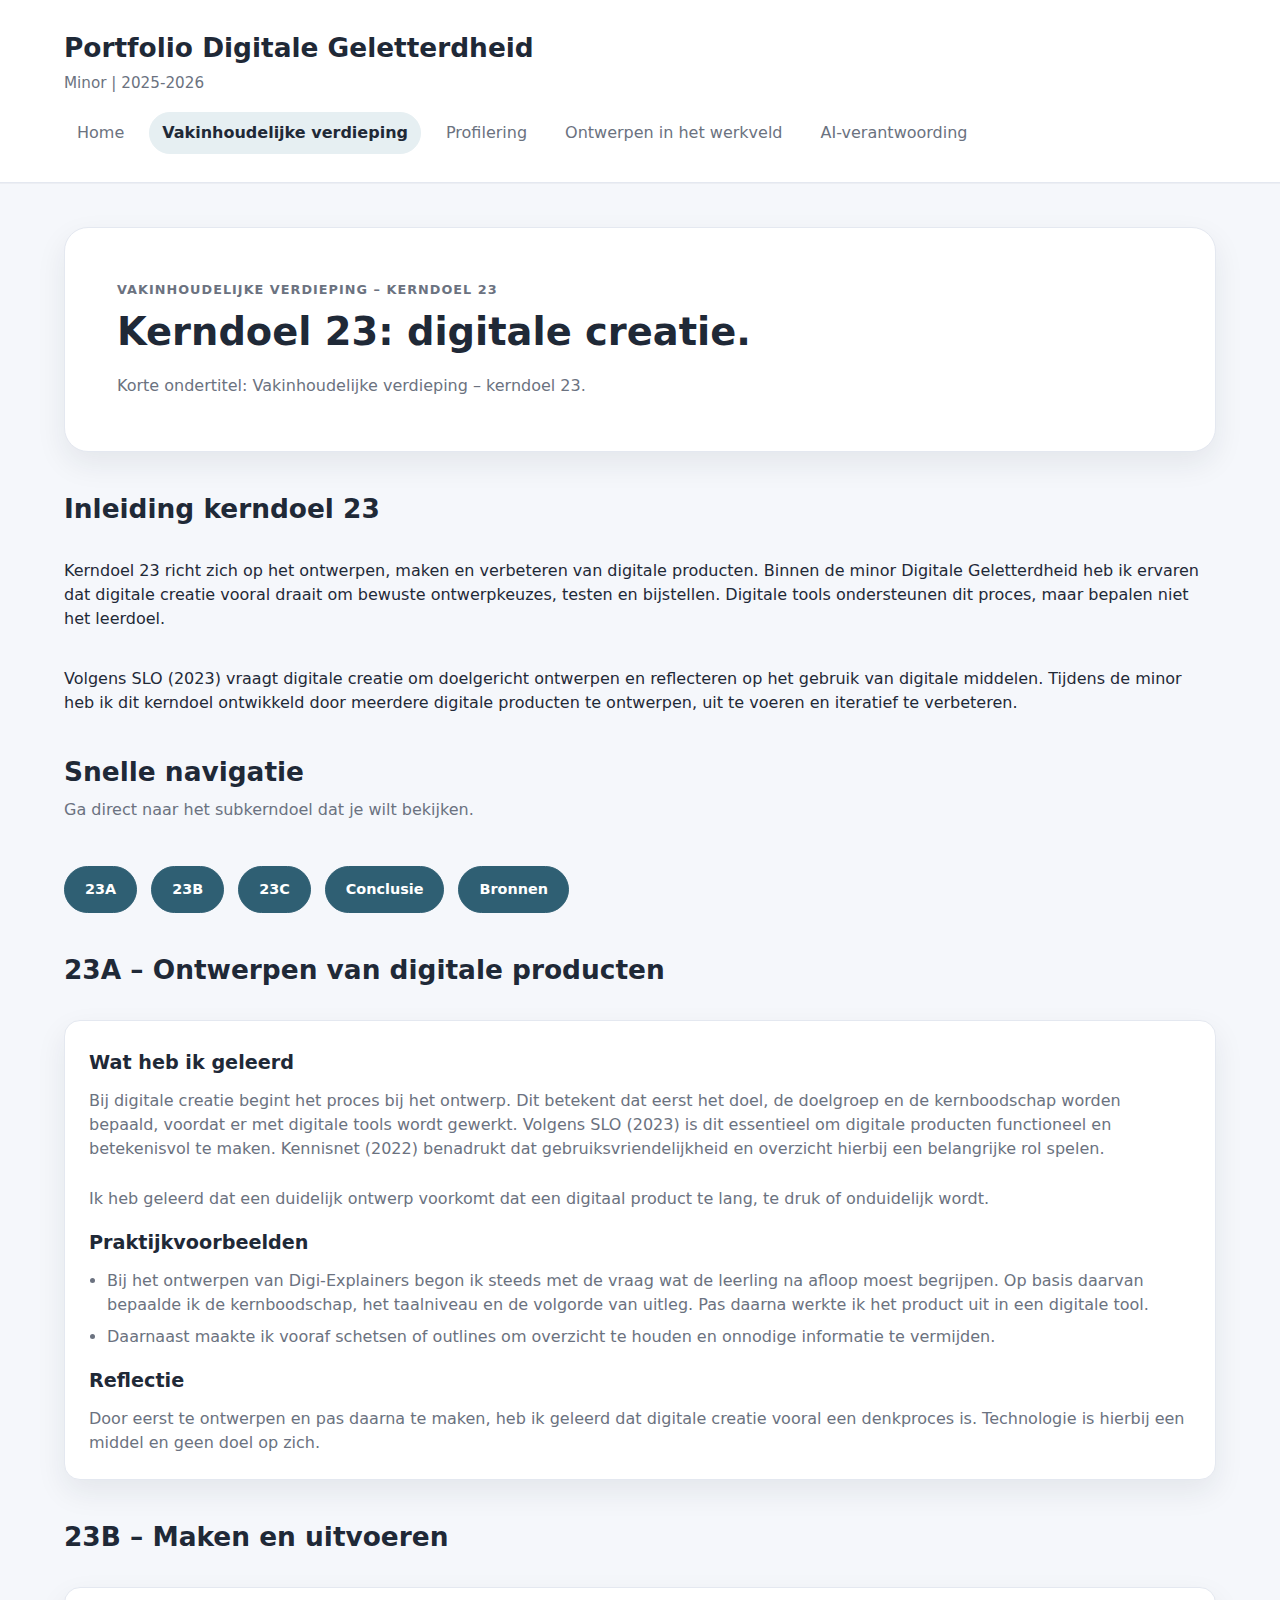
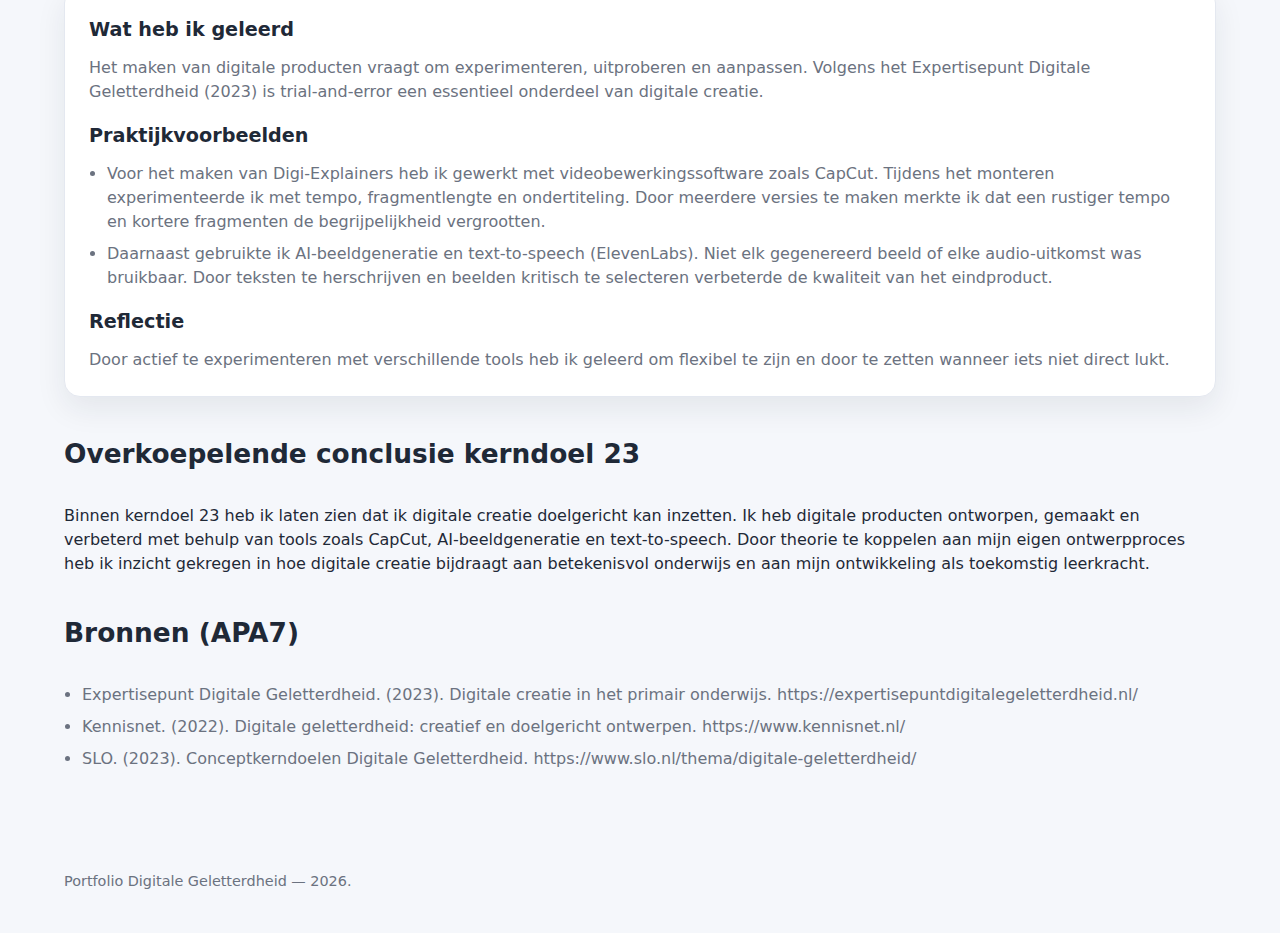
<file: kerndoel-23.html>
<!doctype html>
<html lang="nl">
  <head>
    <meta charset="utf-8" />
    <meta name="viewport" content="width=device-width, initial-scale=1" />
    <title>Portfolio Digitale Geletterdheid | Kerndoel 23</title>
    <link rel="stylesheet" href="styles.css" />
  </head>
  <body>
    <div class="page">
      <header class="site-header">
        <div class="brand">
          <span class="brand__title">Portfolio Digitale Geletterdheid</span>
          <span class="brand__subtitle">Minor | 2025-2026</span>
        </div>
        <nav class="site-nav">
          <a href="index.html">Home</a>
          <a class="is-active" href="vakinhoudelijke-verdieping.html">Vakinhoudelijke verdieping</a>
          <a href="profilering.html">Profilering</a>
          <a href="ontwerpen-in-het-werkveld.html">Ontwerpen in het werkveld</a>
          <a href="ai-verantwoording.html">AI-verantwoording</a>
        </nav>
      </header>

      <main class="content">
        <section class="hero">
          <div>
            <p class="eyebrow">Vakinhoudelijke verdieping – kerndoel 23</p>
            <h1>Kerndoel 23: digitale creatie.</h1>
            <p>Korte ondertitel: Vakinhoudelijke verdieping – kerndoel 23.</p>
          </div>
        </section>

        <section class="section">
          <div class="section__header">
            <h2>Inleiding kerndoel 23</h2>
          </div>
          <p>
            Kerndoel 23 richt zich op het ontwerpen, maken en verbeteren van digitale producten.
            Binnen de minor Digitale Geletterdheid heb ik ervaren dat digitale creatie vooral
            draait om bewuste ontwerpkeuzes, testen en bijstellen. Digitale tools ondersteunen dit
            proces, maar bepalen niet het leerdoel.
          </p>
          <p>
            Volgens SLO (2023) vraagt digitale creatie om doelgericht ontwerpen en reflecteren op
            het gebruik van digitale middelen. Tijdens de minor heb ik dit kerndoel ontwikkeld
            door meerdere digitale producten te ontwerpen, uit te voeren en iteratief te
            verbeteren.
          </p>
        </section>

        <section class="section">
          <div class="section__header">
            <h2>Snelle navigatie</h2>
            <p>Ga direct naar het subkerndoel dat je wilt bekijken.</p>
          </div>
          <div class="button-group">
            <a class="button button--small" href="#23a">23A</a>
            <a class="button button--small" href="#23b">23B</a>
            <a class="button button--small" href="#23c">23C</a>
            <a class="button button--small button--secondary" href="#conclusie">Conclusie</a>
            <a class="button button--small button--secondary" href="#bronnen">Bronnen</a>
          </div>
        </section>

        <section class="section" id="23a">
          <div class="section__header">
            <h2>23A – Ontwerpen van digitale producten</h2>
          </div>
          <article class="card">
            <!-- Voeg hier later een afbeelding toe voor kerndoel 23A -->
            <h3>Wat heb ik geleerd</h3>
            <p>
              Bij digitale creatie begint het proces bij het ontwerp. Dit betekent dat eerst het
              doel, de doelgroep en de kernboodschap worden bepaald, voordat er met digitale tools
              wordt gewerkt. Volgens SLO (2023) is dit essentieel om digitale producten functioneel
              en betekenisvol te maken. Kennisnet (2022) benadrukt dat gebruiksvriendelijkheid en
              overzicht hierbij een belangrijke rol spelen.
            </p>
            <p>
              Ik heb geleerd dat een duidelijk ontwerp voorkomt dat een digitaal product te lang,
              te druk of onduidelijk wordt.
            </p>
            <h3>Praktijkvoorbeelden</h3>
            <ul>
              <li>
                Bij het ontwerpen van Digi-Explainers begon ik steeds met de vraag wat de leerling
                na afloop moest begrijpen. Op basis daarvan bepaalde ik de kernboodschap, het
                taalniveau en de volgorde van uitleg. Pas daarna werkte ik het product uit in een
                digitale tool.
              </li>
              <li>
                Daarnaast maakte ik vooraf schetsen of outlines om overzicht te houden en onnodige
                informatie te vermijden.
              </li>
            </ul>
            <h3>Reflectie</h3>
            <p>
              Door eerst te ontwerpen en pas daarna te maken, heb ik geleerd dat digitale creatie
              vooral een denkproces is. Technologie is hierbij een middel en geen doel op zich.
            </p>
          </article>
        </section>

        <section class="section" id="23b">
          <div class="section__header">
            <h2>23B – Maken en uitvoeren</h2>
          </div>
          <article class="card">
            <!-- Voeg hier later een afbeelding toe voor kerndoel 23B -->
            <h3>Wat heb ik geleerd</h3>
            <p>
              Het maken van digitale producten vraagt om experimenteren, uitproberen en aanpassen.
              Volgens het Expertisepunt Digitale Geletterdheid (2023) is trial-and-error een
              essentieel onderdeel van digitale creatie.
            </p>
            <h3>Praktijkvoorbeelden</h3>
            <ul>
              <li>
                Voor het maken van Digi-Explainers heb ik gewerkt met videobewerkingssoftware zoals
                CapCut. Tijdens het monteren experimenteerde ik met tempo, fragmentlengte en
                ondertiteling. Door meerdere versies te maken merkte ik dat een rustiger tempo en
                kortere fragmenten de begrijpelijkheid vergrootten.
              </li>
              <li>
                Daarnaast gebruikte ik AI-beeldgeneratie en text-to-speech (ElevenLabs). Niet elk
                gegenereerd beeld of elke audio-uitkomst was bruikbaar. Door teksten te herschrijven
                en beelden kritisch te selecteren verbeterde de kwaliteit van het eindproduct.
              </li>
            </ul>
            <h3>Reflectie</h3>
            <p>
              Door actief te experimenteren met verschillende tools heb ik geleerd om flexibel te
              zijn en door te zetten wanneer iets niet direct lukt.
            </p>
          </article>
        </section>

        

        <section class="section" id="conclusie">
          <div class="section__header">
            <h2>Overkoepelende conclusie kerndoel 23</h2>
          </div>
          <p>
            Binnen kerndoel 23 heb ik laten zien dat ik digitale creatie doelgericht kan inzetten.
            Ik heb digitale producten ontworpen, gemaakt en verbeterd met behulp van tools zoals
            CapCut, AI-beeldgeneratie en text-to-speech. Door theorie te koppelen aan mijn eigen
            ontwerpproces heb ik inzicht gekregen in hoe digitale creatie bijdraagt aan betekenisvol
            onderwijs en aan mijn ontwikkeling als toekomstig leerkracht.
          </p>
        </section>

        <section class="section" id="bronnen">
          <div class="section__header">
            <h2>Bronnen (APA7)</h2>
          </div>
          <ul>
            <li>
              Expertisepunt Digitale Geletterdheid. (2023). Digitale creatie in het primair
              onderwijs. https://expertisepuntdigitalegeletterdheid.nl/
            </li>
            <li>
              Kennisnet. (2022). Digitale geletterdheid: creatief en doelgericht ontwerpen.
              https://www.kennisnet.nl/
            </li>
            <li>
              SLO. (2023). Conceptkerndoelen Digitale Geletterdheid.
              https://www.slo.nl/thema/digitale-geletterdheid/
            </li>
          </ul>
        </section>
      </main>

      <footer class="site-footer">
        <p>Portfolio Digitale Geletterdheid — statische versie.</p>
      </footer>
    </div>
    <script src="script.js"></script>
  </body>
</html>
</file>
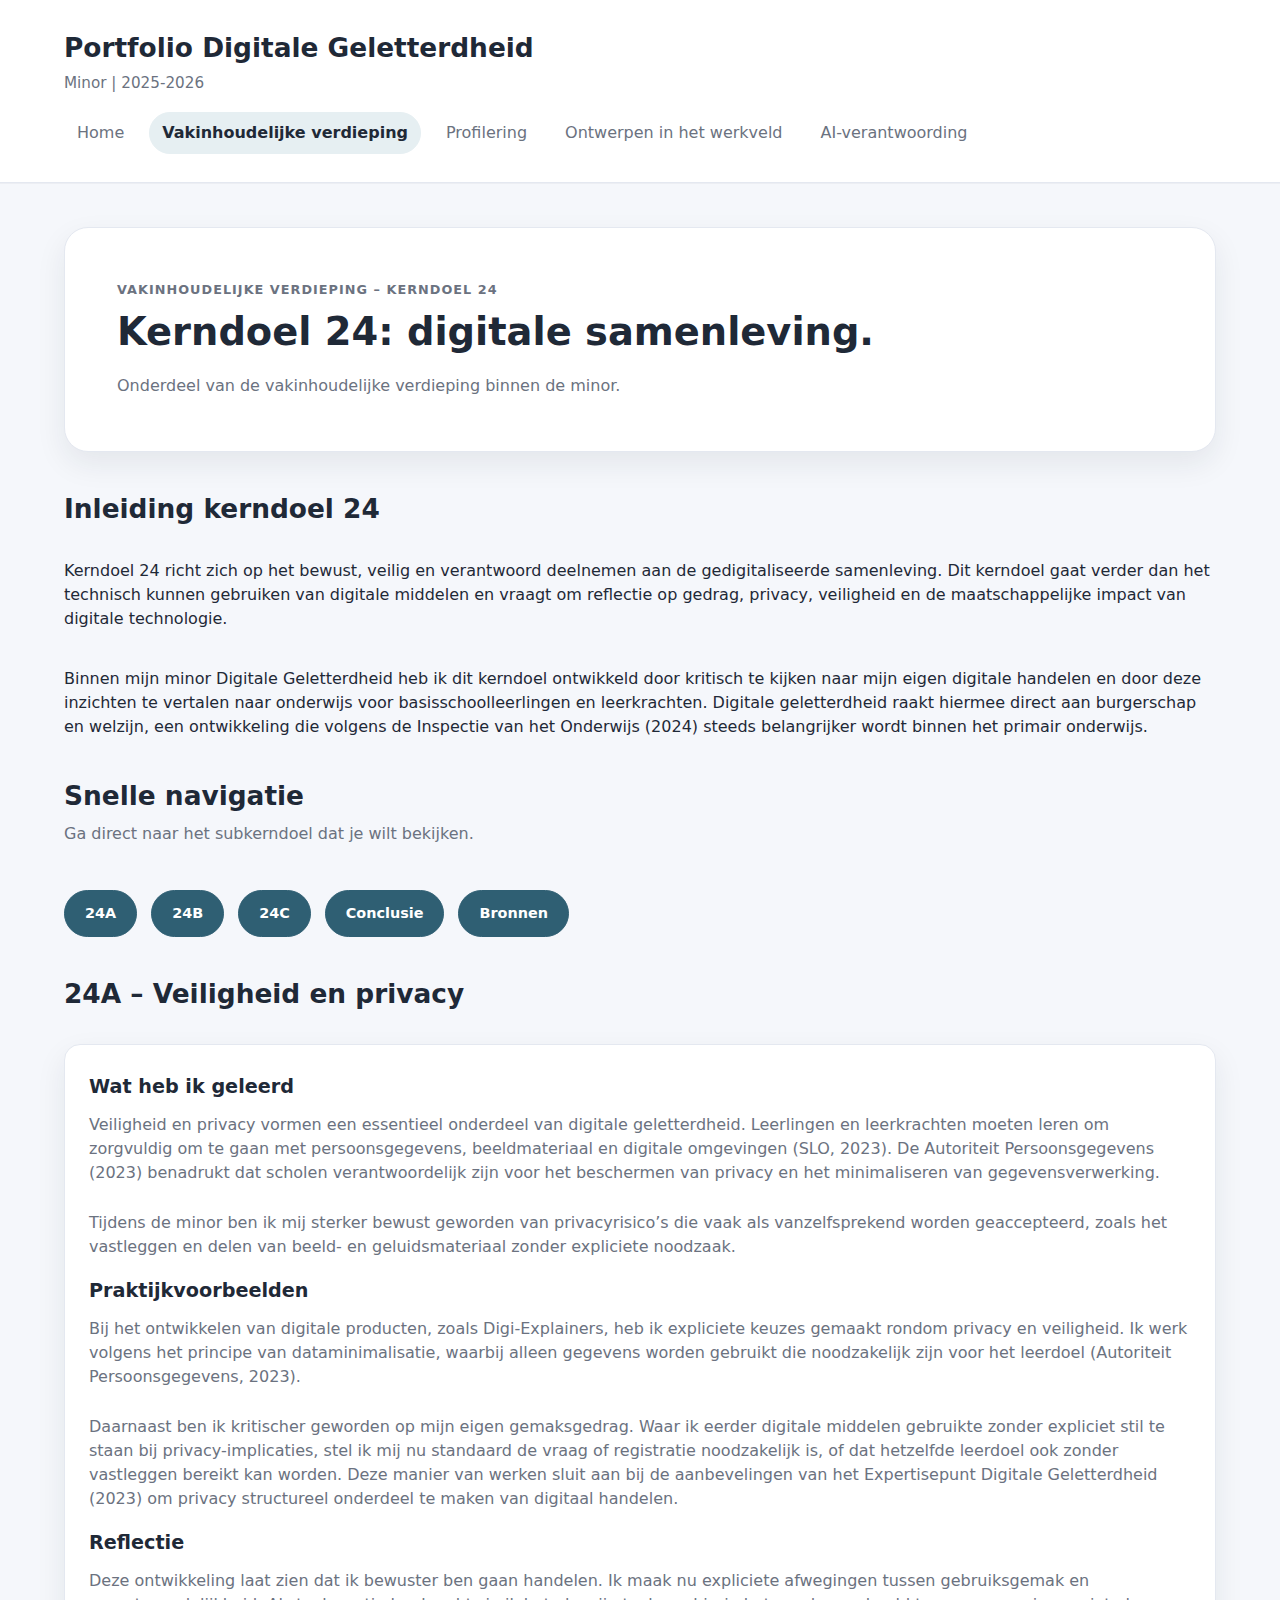
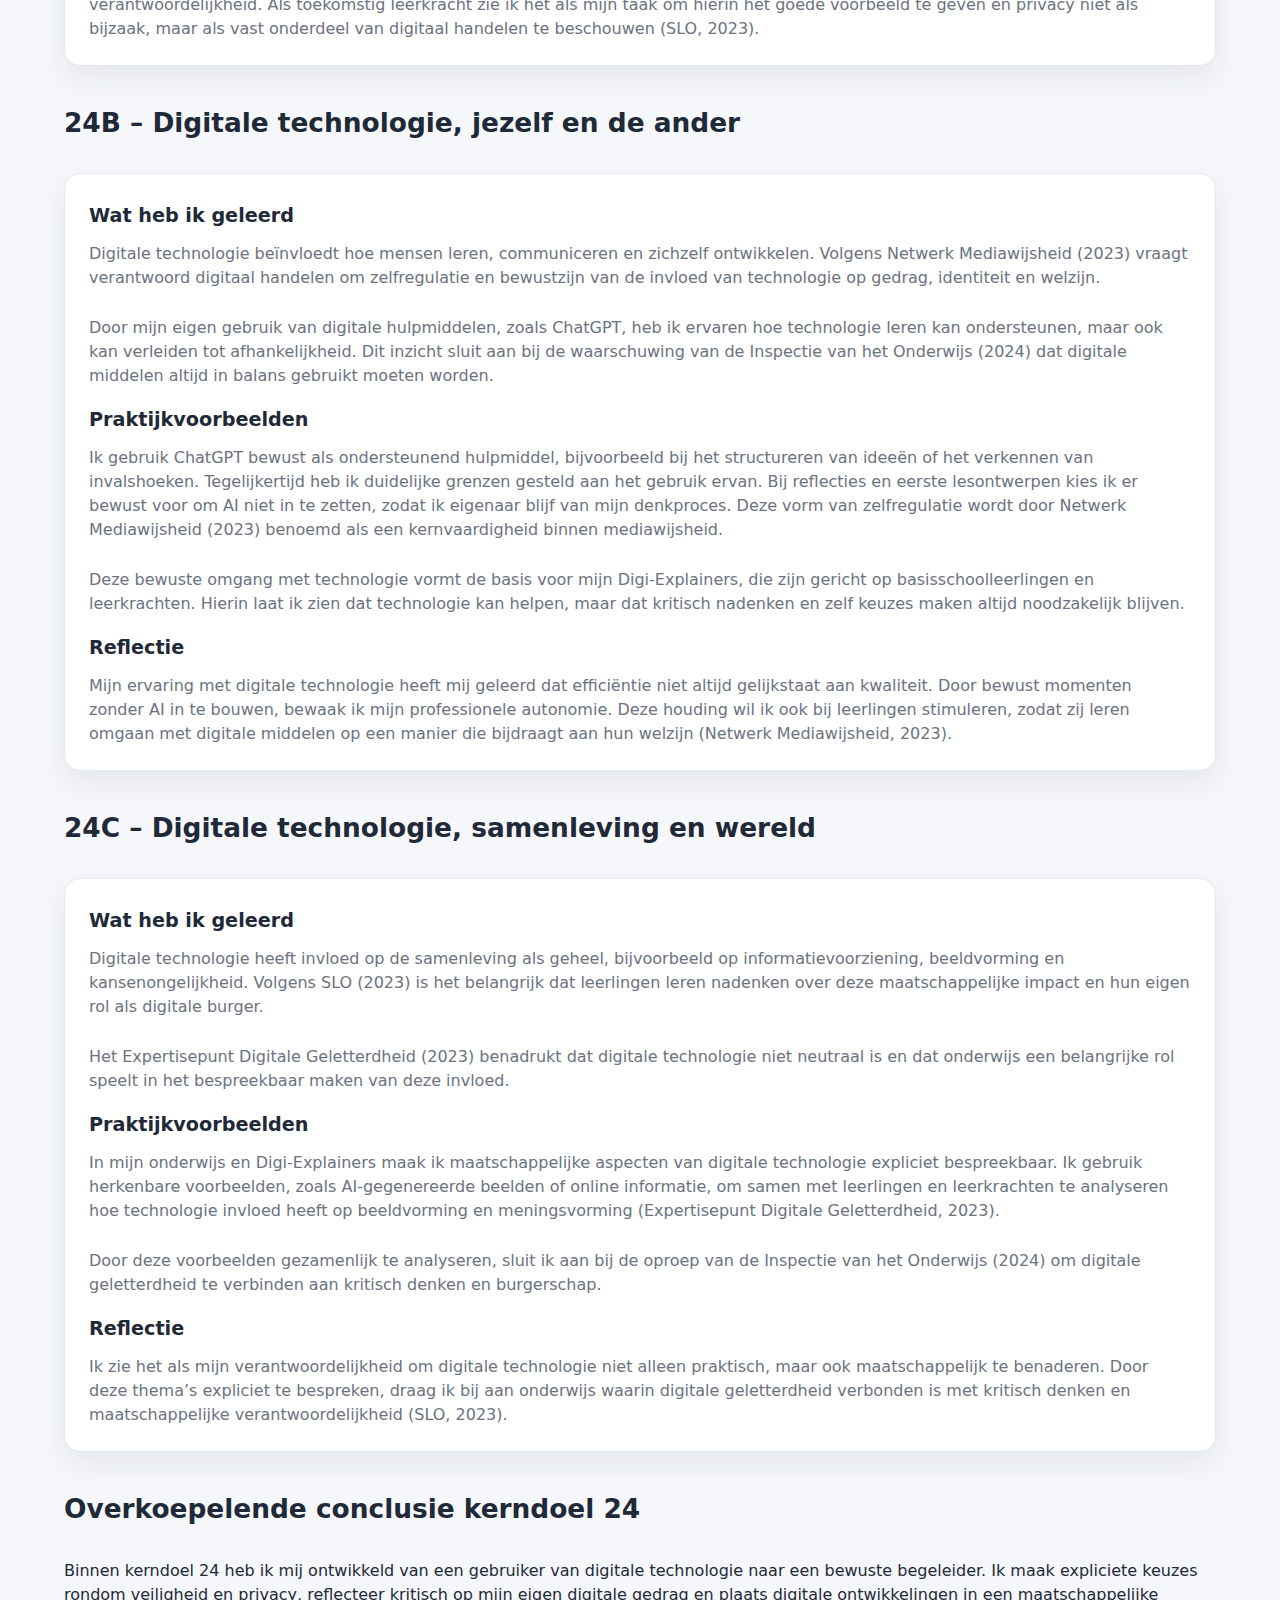
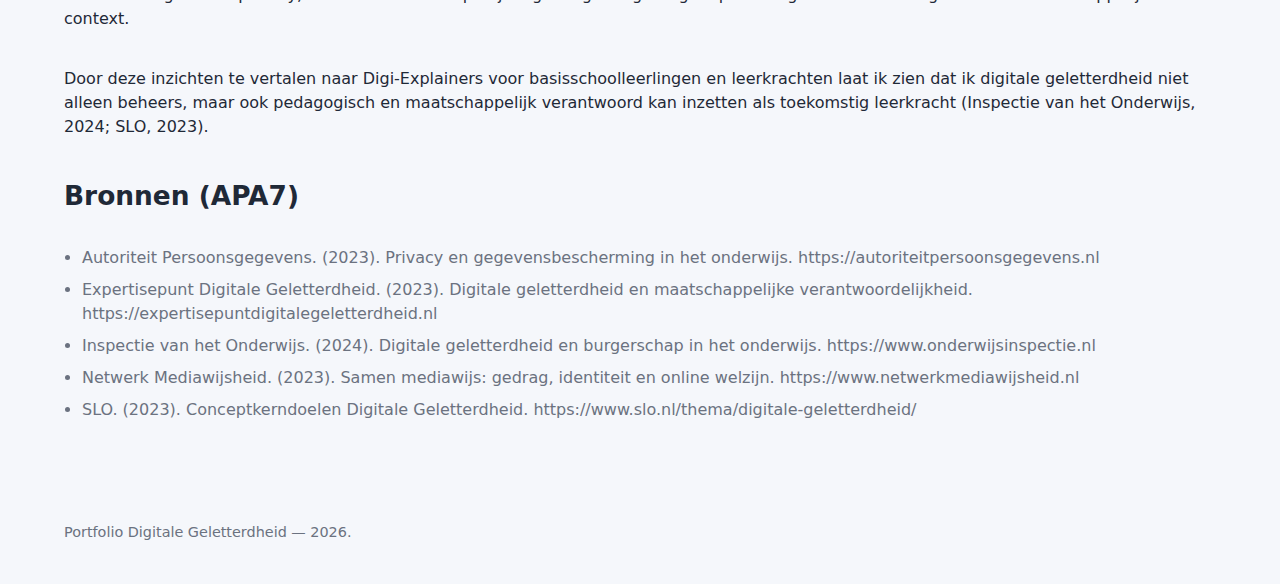
<file: kerndoel-24.html>
<!doctype html>
<html lang="nl">
  <head>
    <meta charset="utf-8" />
    <meta name="viewport" content="width=device-width, initial-scale=1" />
    <title>Portfolio Digitale Geletterdheid | Kerndoel 24</title>
    <link rel="stylesheet" href="styles.css" />
  </head>
  <body>
    <div class="page">
      <header class="site-header">
        <div class="brand">
          <span class="brand__title">Portfolio Digitale Geletterdheid</span>
          <span class="brand__subtitle">Minor | 2025-2026</span>
        </div>
        <nav class="site-nav">
          <a href="index.html">Home</a>
          <a class="is-active" href="vakinhoudelijke-verdieping.html">Vakinhoudelijke verdieping</a>
          <a href="profilering.html">Profilering</a>
          <a href="ontwerpen-in-het-werkveld.html">Ontwerpen in het werkveld</a>
          <a href="ai-verantwoording.html">AI-verantwoording</a>
        </nav>
      </header>

      <main class="content">
        <section class="hero">
          <div>
            <p class="eyebrow">Vakinhoudelijke verdieping – kerndoel 24</p>
            <h1>Kerndoel 24: digitale samenleving.</h1>
            <p>Onderdeel van de vakinhoudelijke verdieping binnen de minor.</p>
          </div>
        </section>

        <section class="section">
          <div class="section__header">
            <h2>Inleiding kerndoel 24</h2>
          </div>
          <p>
            Kerndoel 24 richt zich op het bewust, veilig en verantwoord deelnemen aan de
            gedigitaliseerde samenleving. Dit kerndoel gaat verder dan het technisch kunnen
            gebruiken van digitale middelen en vraagt om reflectie op gedrag, privacy, veiligheid en
            de maatschappelijke impact van digitale technologie.
          </p>
          <p>
            Binnen mijn minor Digitale Geletterdheid heb ik dit kerndoel ontwikkeld door kritisch
            te kijken naar mijn eigen digitale handelen en door deze inzichten te vertalen naar
            onderwijs voor basisschoolleerlingen en leerkrachten. Digitale geletterdheid raakt
            hiermee direct aan burgerschap en welzijn, een ontwikkeling die volgens de Inspectie van
            het Onderwijs (2024) steeds belangrijker wordt binnen het primair onderwijs.
          </p>
        </section>

        <section class="section">
          <div class="section__header">
            <h2>Snelle navigatie</h2>
            <p>Ga direct naar het subkerndoel dat je wilt bekijken.</p>
          </div>
          <div class="button-group">
            <a class="button button--small" href="#24a">24A</a>
            <a class="button button--small" href="#24b">24B</a>
            <a class="button button--small" href="#24c">24C</a>
            <a class="button button--small button--secondary" href="#conclusie">Conclusie</a>
            <a class="button button--small button--secondary" href="#bronnen">Bronnen</a>
          </div>
        </section>

        <section class="section" id="24a">
          <div class="section__header">
            <h2>24A – Veiligheid en privacy</h2>
          </div>
          <article class="card">
            <!-- Voeg hier later een afbeelding toe voor kerndoel 24A -->
            <h3>Wat heb ik geleerd</h3>
            <p>
              Veiligheid en privacy vormen een essentieel onderdeel van digitale geletterdheid.
              Leerlingen en leerkrachten moeten leren om zorgvuldig om te gaan met persoonsgegevens,
              beeldmateriaal en digitale omgevingen (SLO, 2023). De Autoriteit Persoonsgegevens
              (2023) benadrukt dat scholen verantwoordelijk zijn voor het beschermen van privacy en
              het minimaliseren van gegevensverwerking.
            </p>
            <p>
              Tijdens de minor ben ik mij sterker bewust geworden van privacyrisico’s die vaak als
              vanzelfsprekend worden geaccepteerd, zoals het vastleggen en delen van beeld- en
              geluidsmateriaal zonder expliciete noodzaak.
            </p>
            <h3>Praktijkvoorbeelden</h3>
            <p>
              Bij het ontwikkelen van digitale producten, zoals Digi-Explainers, heb ik expliciete
              keuzes gemaakt rondom privacy en veiligheid. Ik werk volgens het principe van
              dataminimalisatie, waarbij alleen gegevens worden gebruikt die noodzakelijk zijn voor
              het leerdoel (Autoriteit Persoonsgegevens, 2023).
            </p>
            <p>
              Daarnaast ben ik kritischer geworden op mijn eigen gemaksgedrag. Waar ik eerder
              digitale middelen gebruikte zonder expliciet stil te staan bij privacy-implicaties,
              stel ik mij nu standaard de vraag of registratie noodzakelijk is, of dat hetzelfde
              leerdoel ook zonder vastleggen bereikt kan worden. Deze manier van werken sluit aan
              bij de aanbevelingen van het Expertisepunt Digitale Geletterdheid (2023) om privacy
              structureel onderdeel te maken van digitaal handelen.
            </p>
            <h3>Reflectie</h3>
            <p>
              Deze ontwikkeling laat zien dat ik bewuster ben gaan handelen. Ik maak nu expliciete
              afwegingen tussen gebruiksgemak en verantwoordelijkheid. Als toekomstig leerkracht zie
              ik het als mijn taak om hierin het goede voorbeeld te geven en privacy niet als
              bijzaak, maar als vast onderdeel van digitaal handelen te beschouwen (SLO, 2023).
            </p>
          </article>
        </section>

        <section class="section" id="24b">
          <div class="section__header">
            <h2>24B – Digitale technologie, jezelf en de ander</h2>
          </div>
          <article class="card">
            <!-- Voeg hier later een afbeelding toe voor kerndoel 24B -->
            <h3>Wat heb ik geleerd</h3>
            <p>
              Digitale technologie beïnvloedt hoe mensen leren, communiceren en zichzelf
              ontwikkelen. Volgens Netwerk Mediawijsheid (2023) vraagt verantwoord digitaal
              handelen om zelfregulatie en bewustzijn van de invloed van technologie op gedrag,
              identiteit en welzijn.
            </p>
            <p>
              Door mijn eigen gebruik van digitale hulpmiddelen, zoals ChatGPT, heb ik ervaren hoe
              technologie leren kan ondersteunen, maar ook kan verleiden tot afhankelijkheid. Dit
              inzicht sluit aan bij de waarschuwing van de Inspectie van het Onderwijs (2024) dat
              digitale middelen altijd in balans gebruikt moeten worden.
            </p>
            <h3>Praktijkvoorbeelden</h3>
            <p>
              Ik gebruik ChatGPT bewust als ondersteunend hulpmiddel, bijvoorbeeld bij het
              structureren van ideeën of het verkennen van invalshoeken. Tegelijkertijd heb ik
              duidelijke grenzen gesteld aan het gebruik ervan. Bij reflecties en eerste
              lesontwerpen kies ik er bewust voor om AI niet in te zetten, zodat ik eigenaar blijf
              van mijn denkproces. Deze vorm van zelfregulatie wordt door Netwerk Mediawijsheid
              (2023) benoemd als een kernvaardigheid binnen mediawijsheid.
            </p>
            <p>
              Deze bewuste omgang met technologie vormt de basis voor mijn Digi-Explainers, die zijn
              gericht op basisschoolleerlingen en leerkrachten. Hierin laat ik zien dat technologie
              kan helpen, maar dat kritisch nadenken en zelf keuzes maken altijd noodzakelijk
              blijven.
            </p>
            <h3>Reflectie</h3>
            <p>
              Mijn ervaring met digitale technologie heeft mij geleerd dat efficiëntie niet altijd
              gelijkstaat aan kwaliteit. Door bewust momenten zonder AI in te bouwen, bewaak ik mijn
              professionele autonomie. Deze houding wil ik ook bij leerlingen stimuleren, zodat zij
              leren omgaan met digitale middelen op een manier die bijdraagt aan hun welzijn
              (Netwerk Mediawijsheid, 2023).
            </p>
          </article>
        </section>

        <section class="section" id="24c">
          <div class="section__header">
            <h2>24C – Digitale technologie, samenleving en wereld</h2>
          </div>
          <article class="card">
            <!-- Voeg hier later een afbeelding toe voor kerndoel 24C -->
            <h3>Wat heb ik geleerd</h3>
            <p>
              Digitale technologie heeft invloed op de samenleving als geheel, bijvoorbeeld op
              informatievoorziening, beeldvorming en kansenongelijkheid. Volgens SLO (2023) is het
              belangrijk dat leerlingen leren nadenken over deze maatschappelijke impact en hun
              eigen rol als digitale burger.
            </p>
            <p>
              Het Expertisepunt Digitale Geletterdheid (2023) benadrukt dat digitale technologie
              niet neutraal is en dat onderwijs een belangrijke rol speelt in het bespreekbaar maken
              van deze invloed.
            </p>
            <h3>Praktijkvoorbeelden</h3>
            <p>
              In mijn onderwijs en Digi-Explainers maak ik maatschappelijke aspecten van digitale
              technologie expliciet bespreekbaar. Ik gebruik herkenbare voorbeelden, zoals
              AI-gegenereerde beelden of online informatie, om samen met leerlingen en leerkrachten
              te analyseren hoe technologie invloed heeft op beeldvorming en meningsvorming
              (Expertisepunt Digitale Geletterdheid, 2023).
            </p>
            <p>
              Door deze voorbeelden gezamenlijk te analyseren, sluit ik aan bij de oproep van de
              Inspectie van het Onderwijs (2024) om digitale geletterdheid te verbinden aan kritisch
              denken en burgerschap.
            </p>
            <h3>Reflectie</h3>
            <p>
              Ik zie het als mijn verantwoordelijkheid om digitale technologie niet alleen
              praktisch, maar ook maatschappelijk te benaderen. Door deze thema’s expliciet te
              bespreken, draag ik bij aan onderwijs waarin digitale geletterdheid verbonden is met
              kritisch denken en maatschappelijke verantwoordelijkheid (SLO, 2023).
            </p>
          </article>
        </section>

        <section class="section" id="conclusie">
          <div class="section__header">
            <h2>Overkoepelende conclusie kerndoel 24</h2>
          </div>
          <p>
            Binnen kerndoel 24 heb ik mij ontwikkeld van een gebruiker van digitale technologie
            naar een bewuste begeleider. Ik maak expliciete keuzes rondom veiligheid en privacy,
            reflecteer kritisch op mijn eigen digitale gedrag en plaats digitale ontwikkelingen in
            een maatschappelijke context.
          </p>
          <p>
            Door deze inzichten te vertalen naar Digi-Explainers voor basisschoolleerlingen en
            leerkrachten laat ik zien dat ik digitale geletterdheid niet alleen beheers, maar ook
            pedagogisch en maatschappelijk verantwoord kan inzetten als toekomstig leerkracht
            (Inspectie van het Onderwijs, 2024; SLO, 2023).
          </p>
        </section>

        <section class="section" id="bronnen">
          <div class="section__header">
            <h2>Bronnen (APA7)</h2>
          </div>
          <ul>
            <li>
              Autoriteit Persoonsgegevens. (2023). Privacy en gegevensbescherming in het onderwijs.
              https://autoriteitpersoonsgegevens.nl
            </li>
            <li>
              Expertisepunt Digitale Geletterdheid. (2023). Digitale geletterdheid en
              maatschappelijke verantwoordelijkheid. https://expertisepuntdigitalegeletterdheid.nl
            </li>
            <li>
              Inspectie van het Onderwijs. (2024). Digitale geletterdheid en burgerschap in het
              onderwijs. https://www.onderwijsinspectie.nl
            </li>
            <li>
              Netwerk Mediawijsheid. (2023). Samen mediawijs: gedrag, identiteit en online welzijn.
              https://www.netwerkmediawijsheid.nl
            </li>
            <li>
              SLO. (2023). Conceptkerndoelen Digitale Geletterdheid.
              https://www.slo.nl/thema/digitale-geletterdheid/
            </li>
          </ul>
        </section>
      </main>

      <footer class="site-footer">
        <p>Portfolio Digitale Geletterdheid — statische versie.</p>
      </footer>
    </div>
    <script src="script.js"></script>
  </body>
</html>
</file>
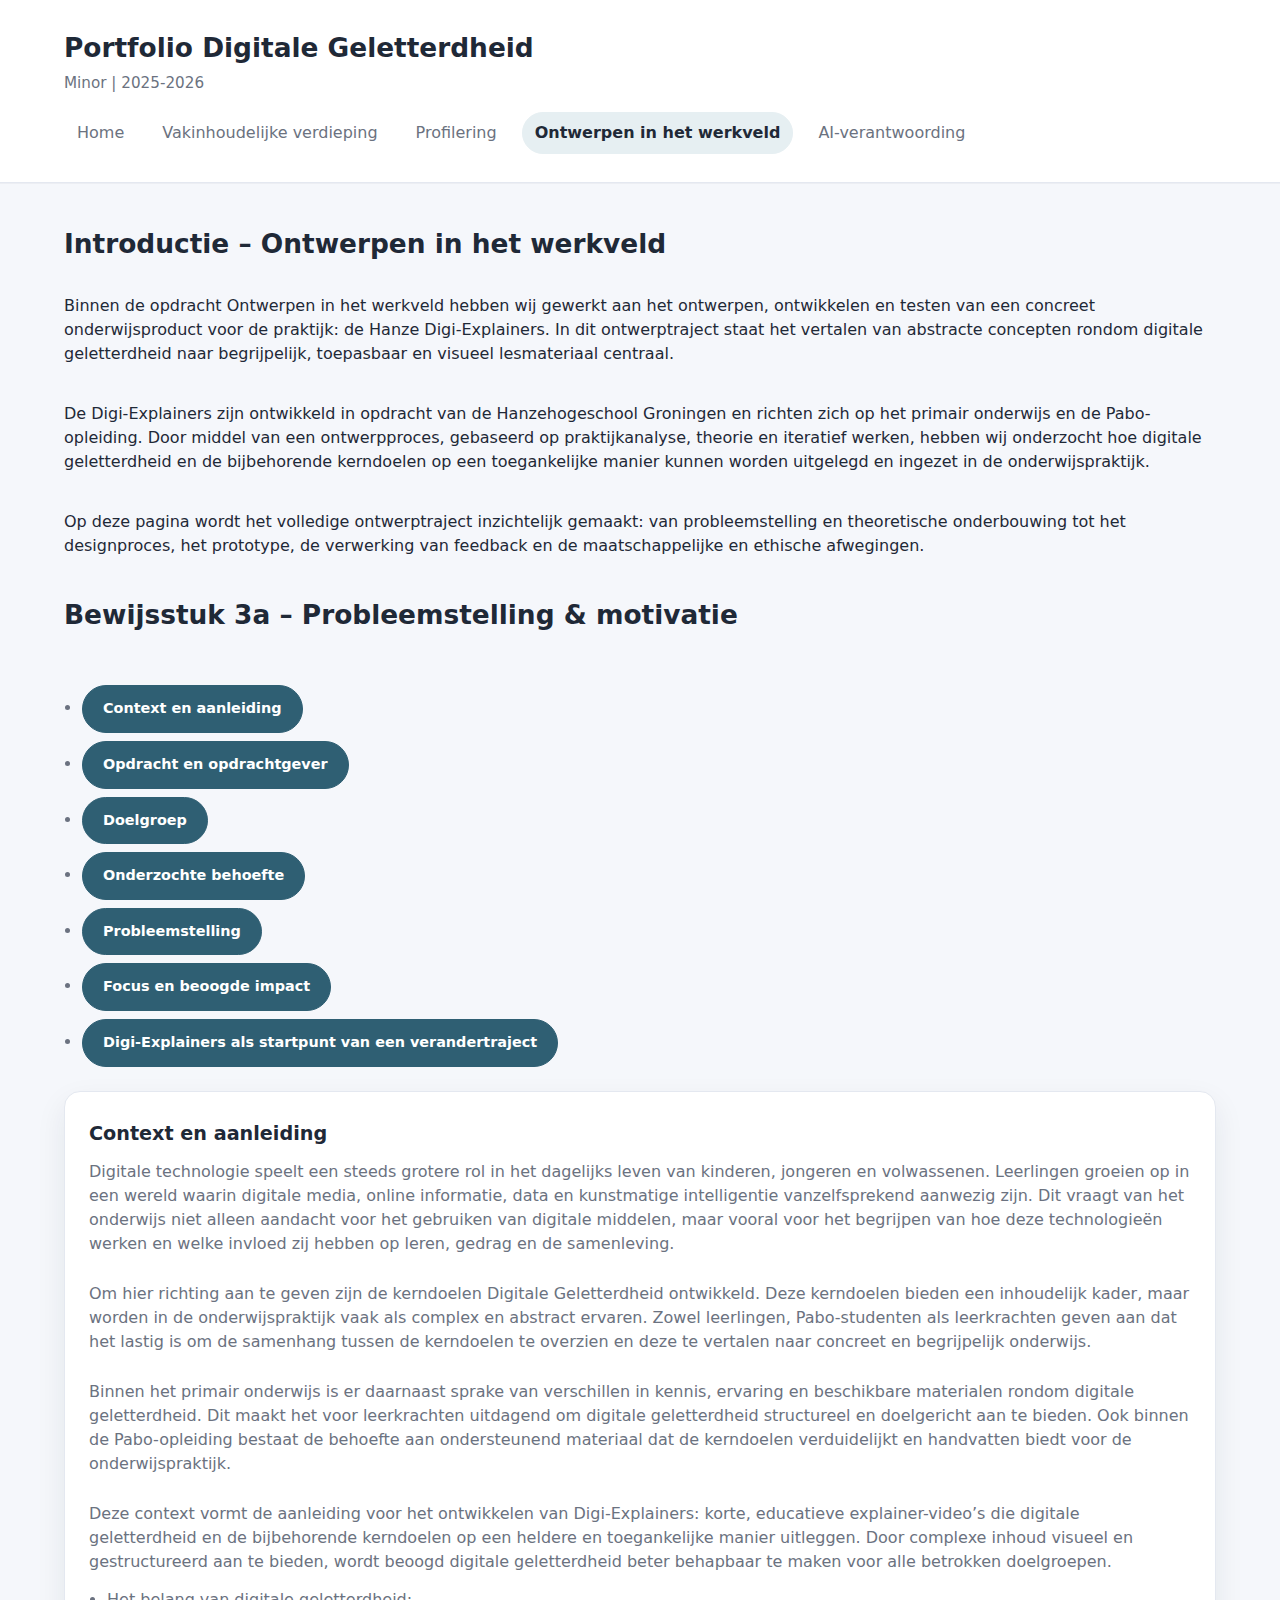
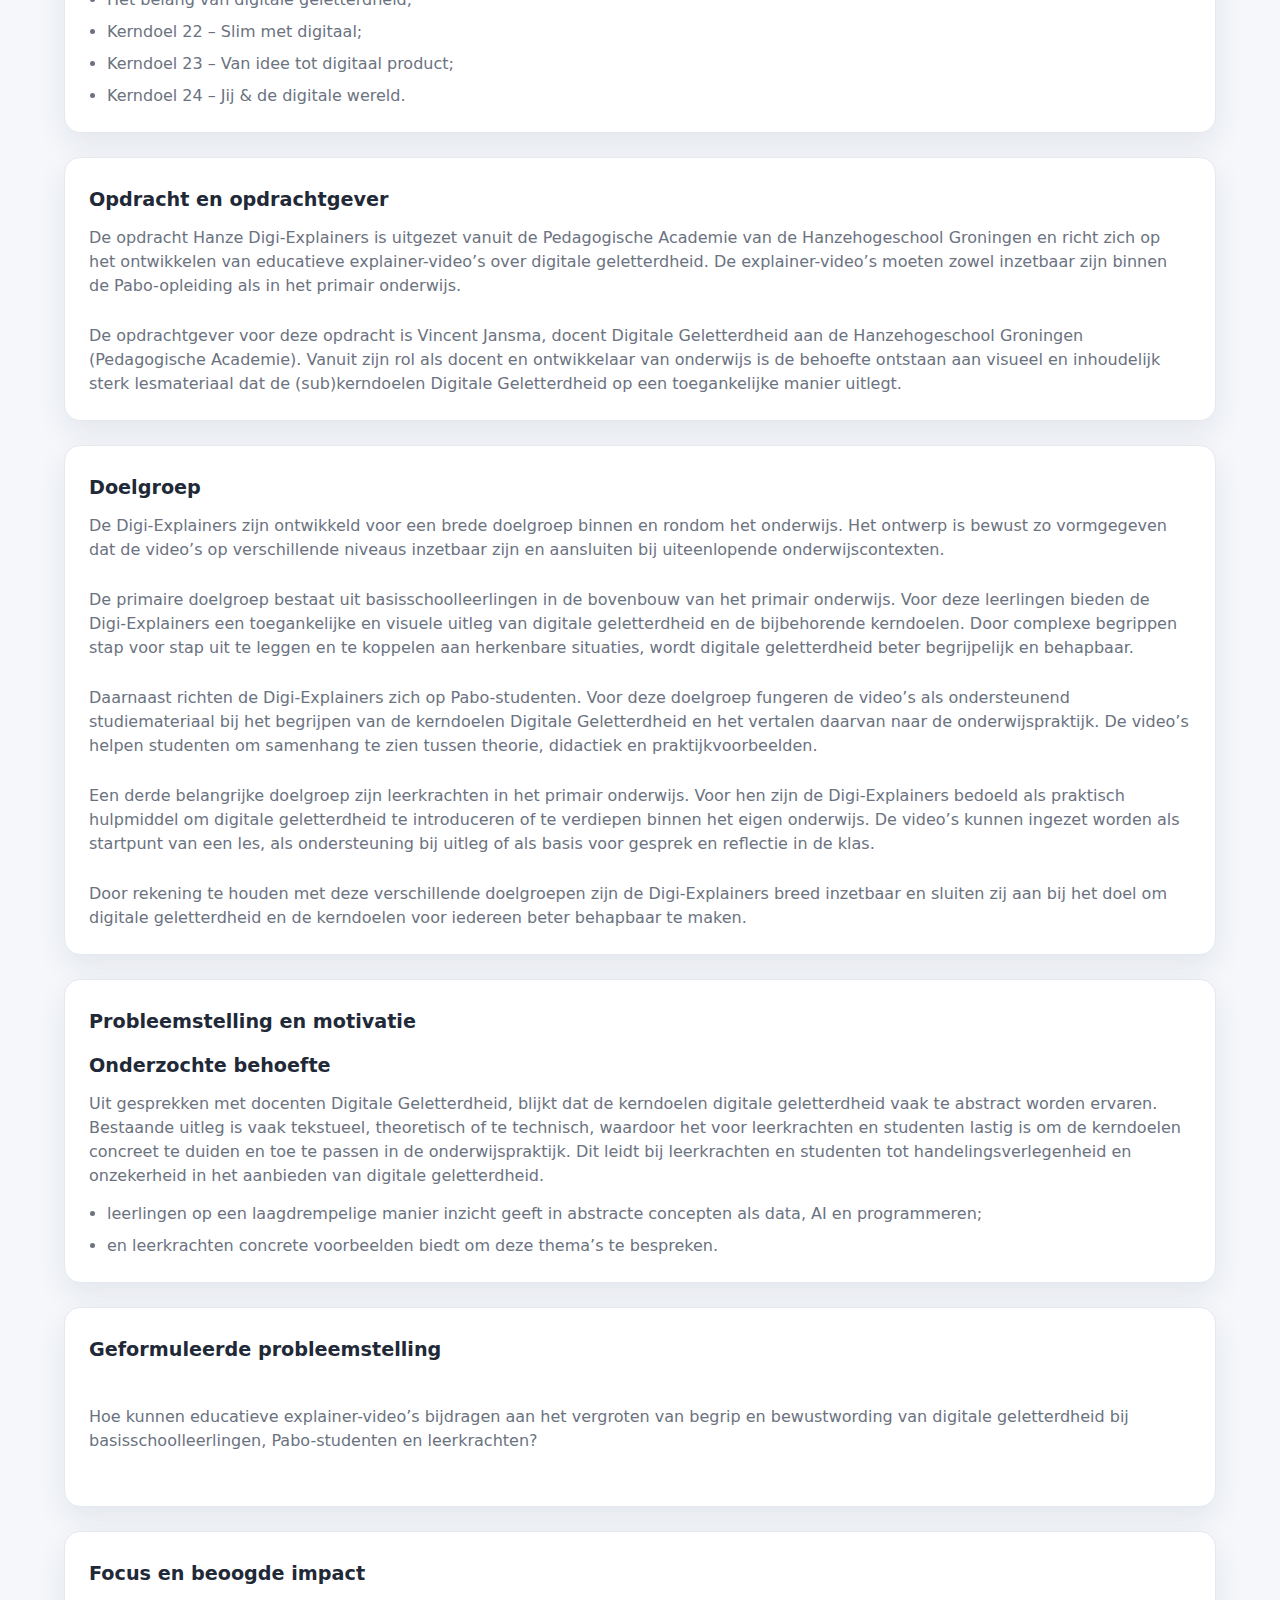
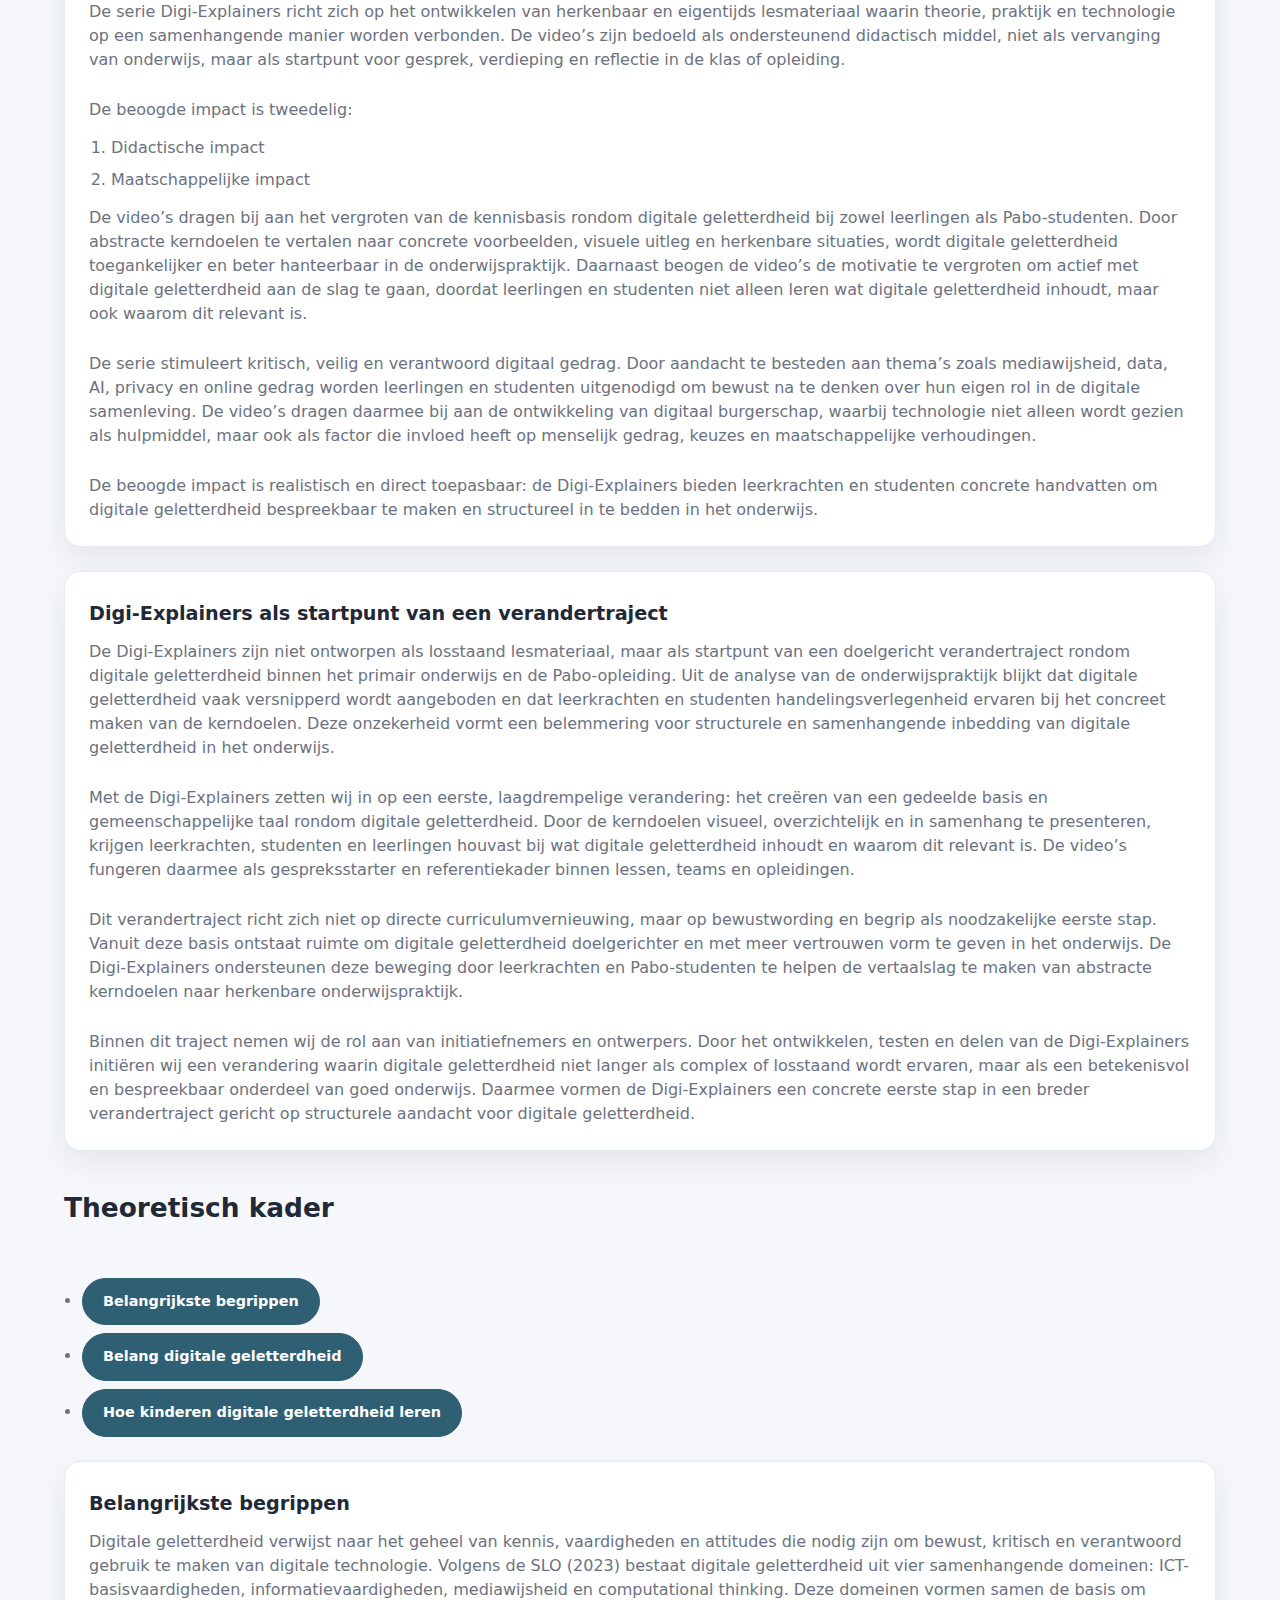
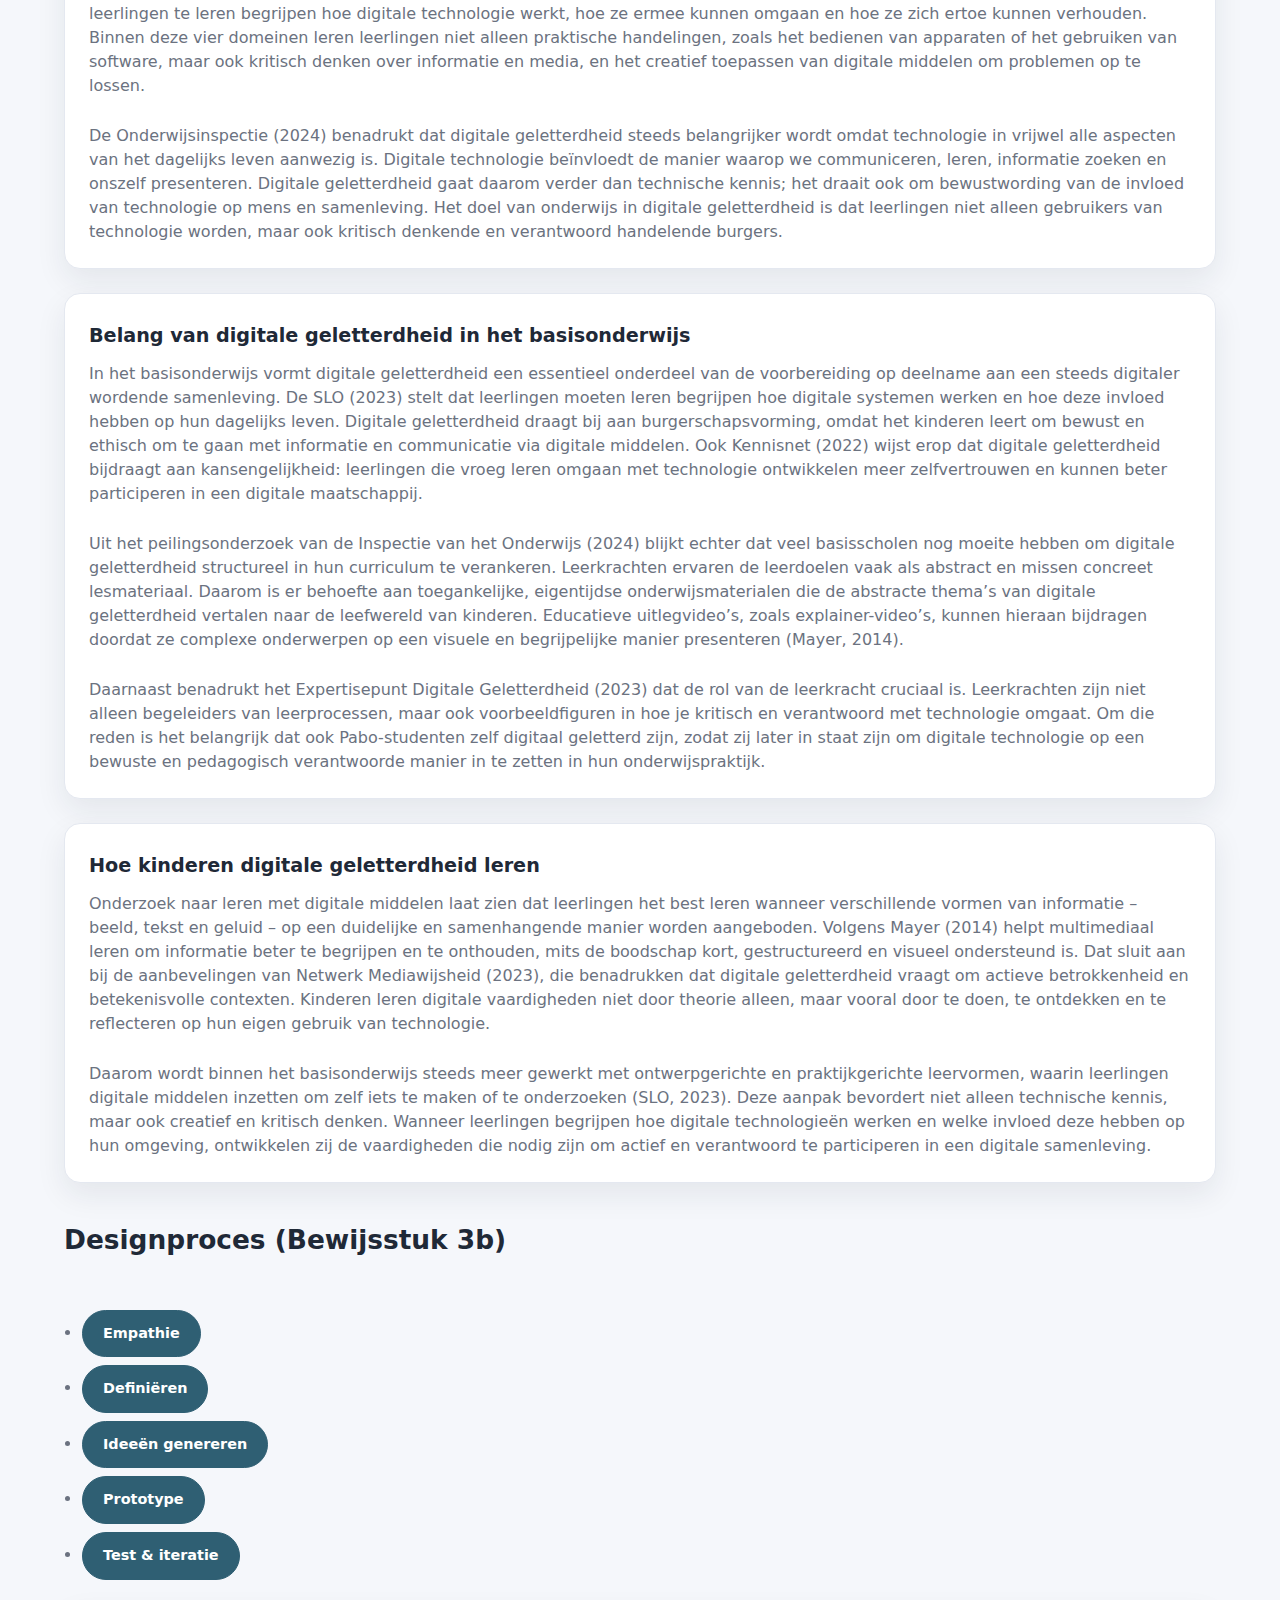
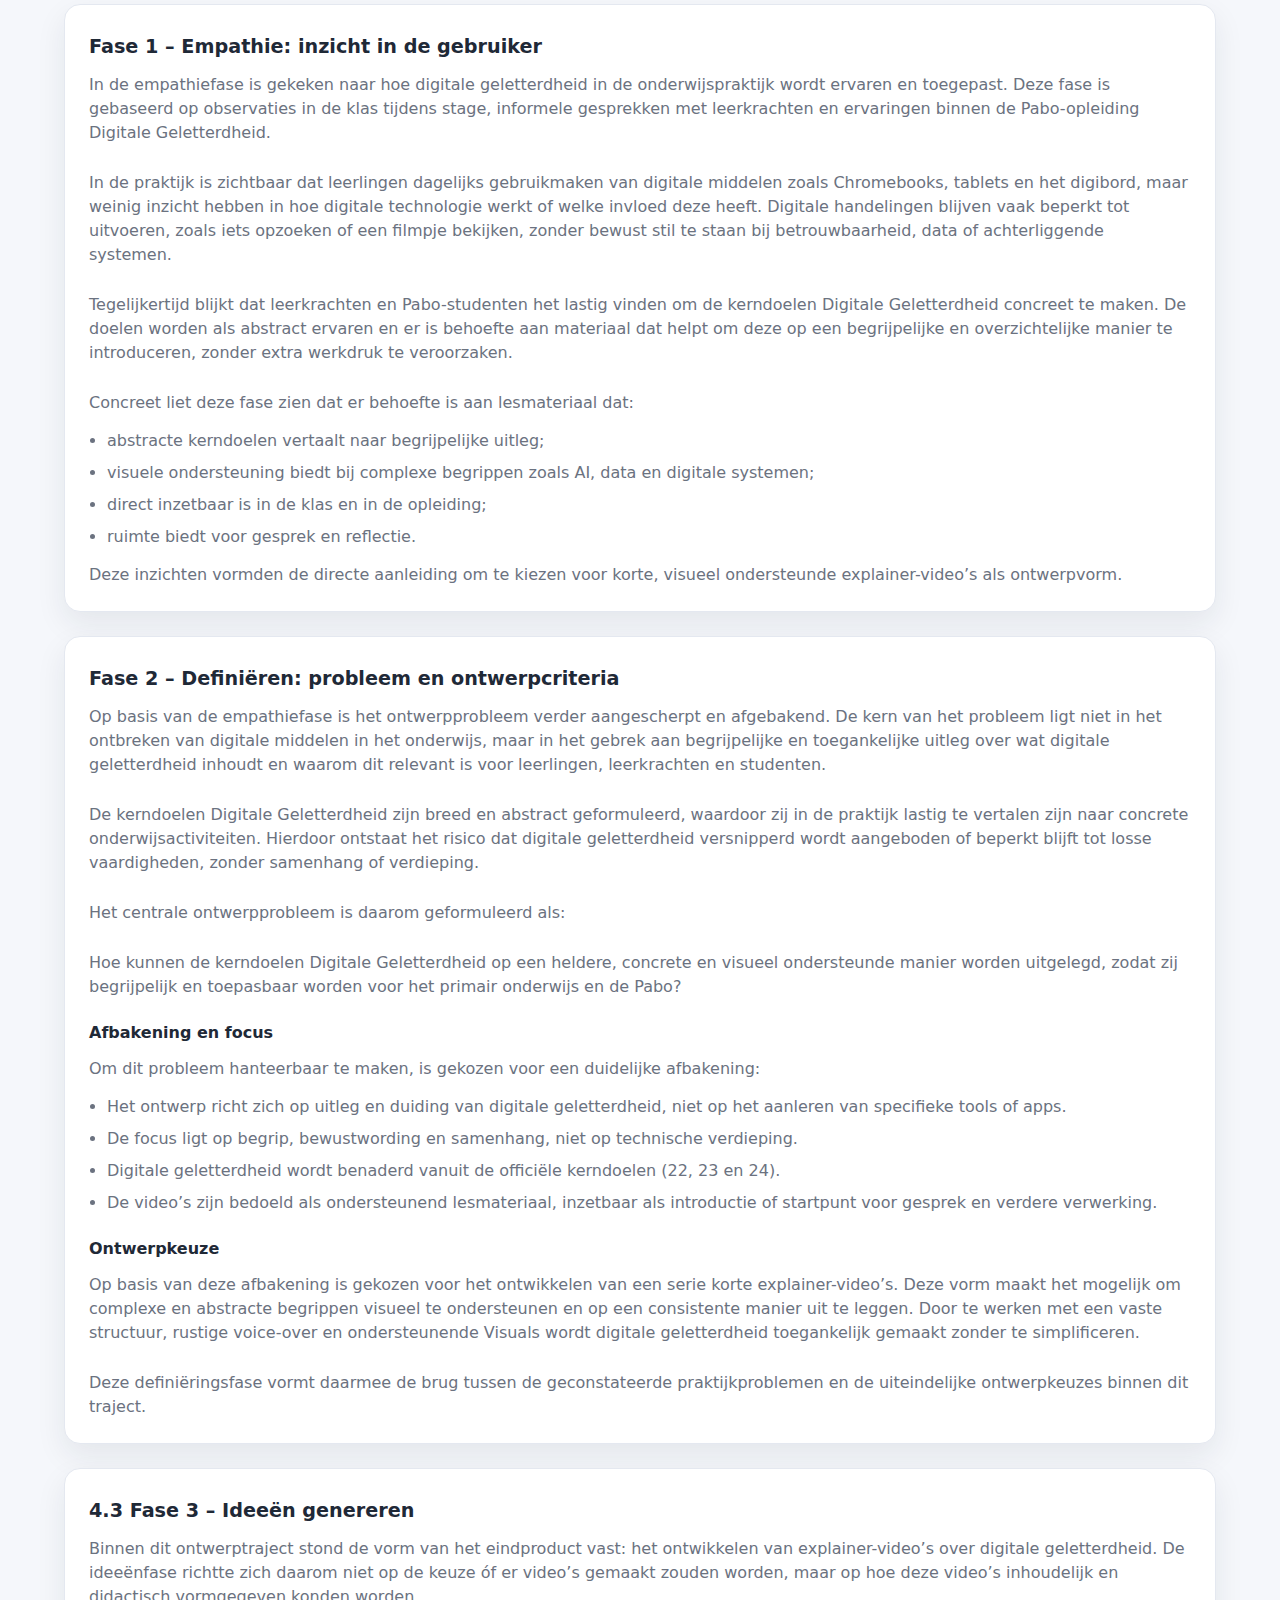
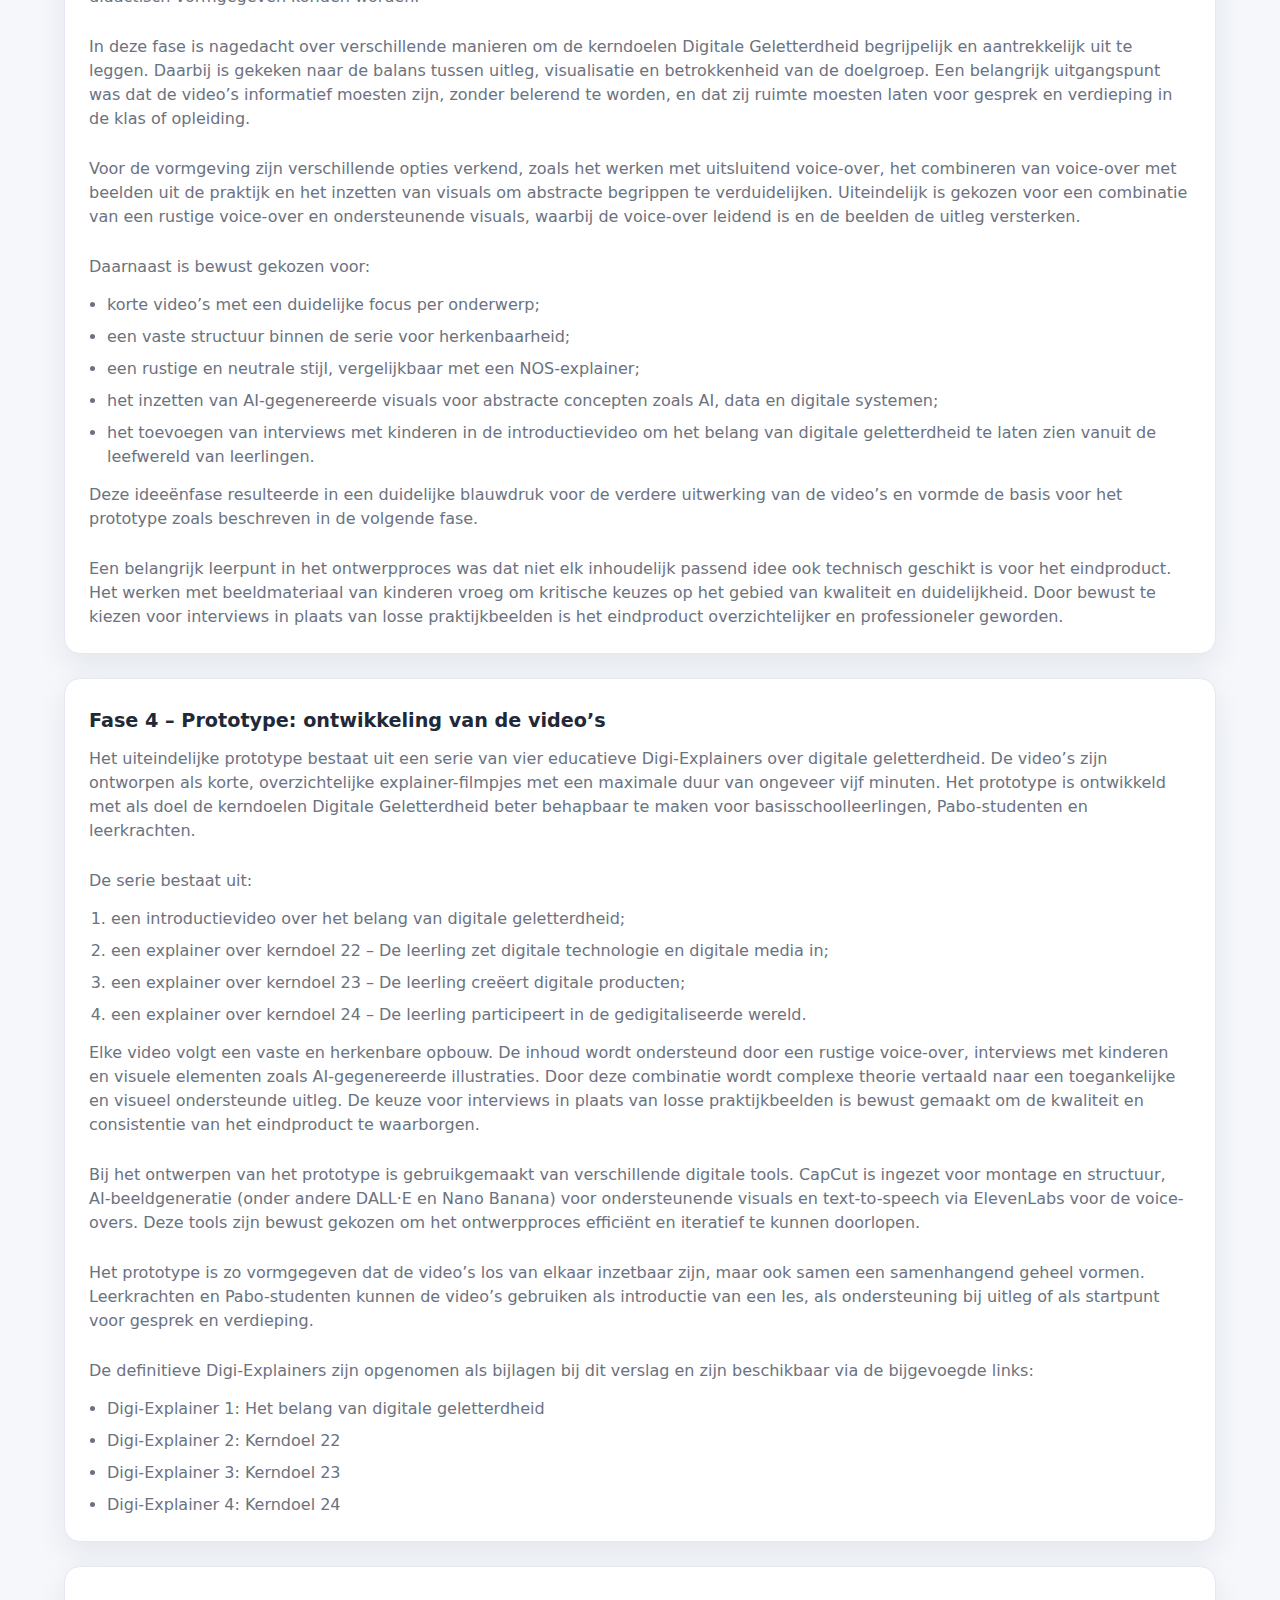
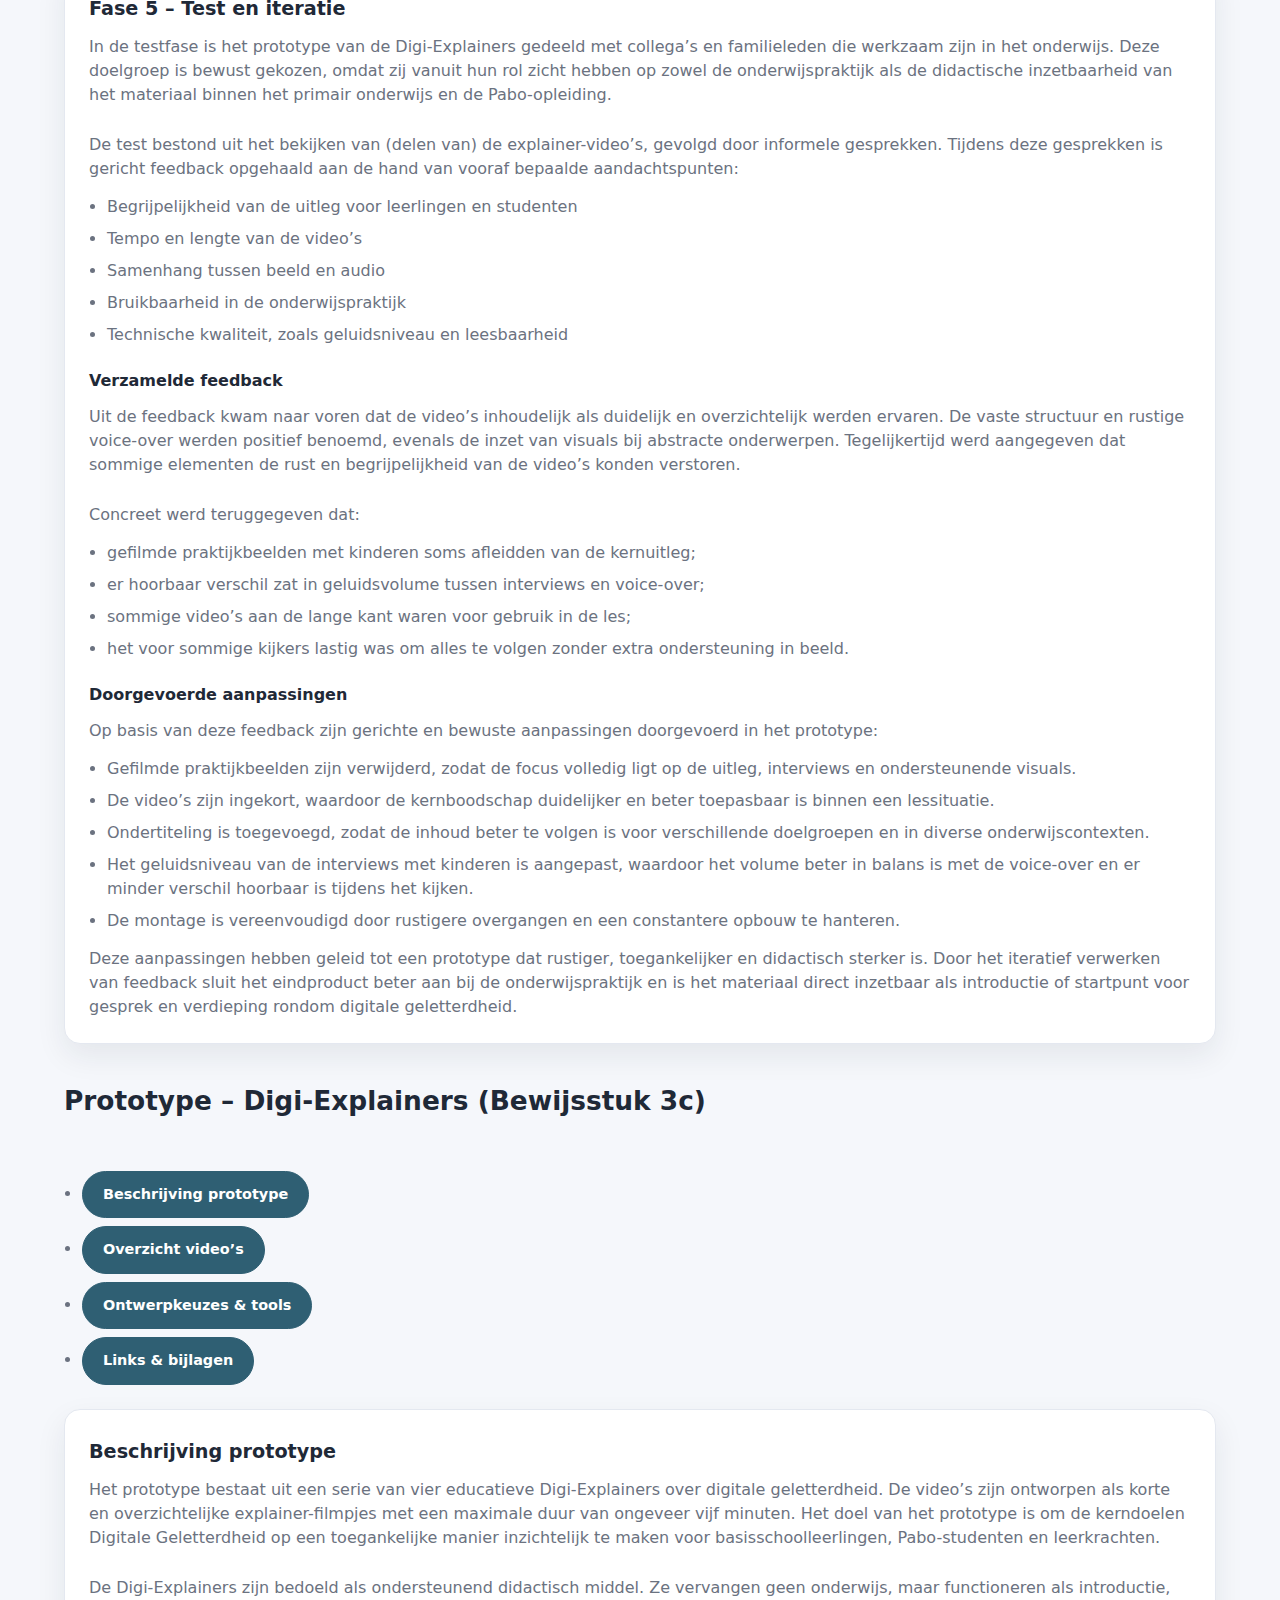
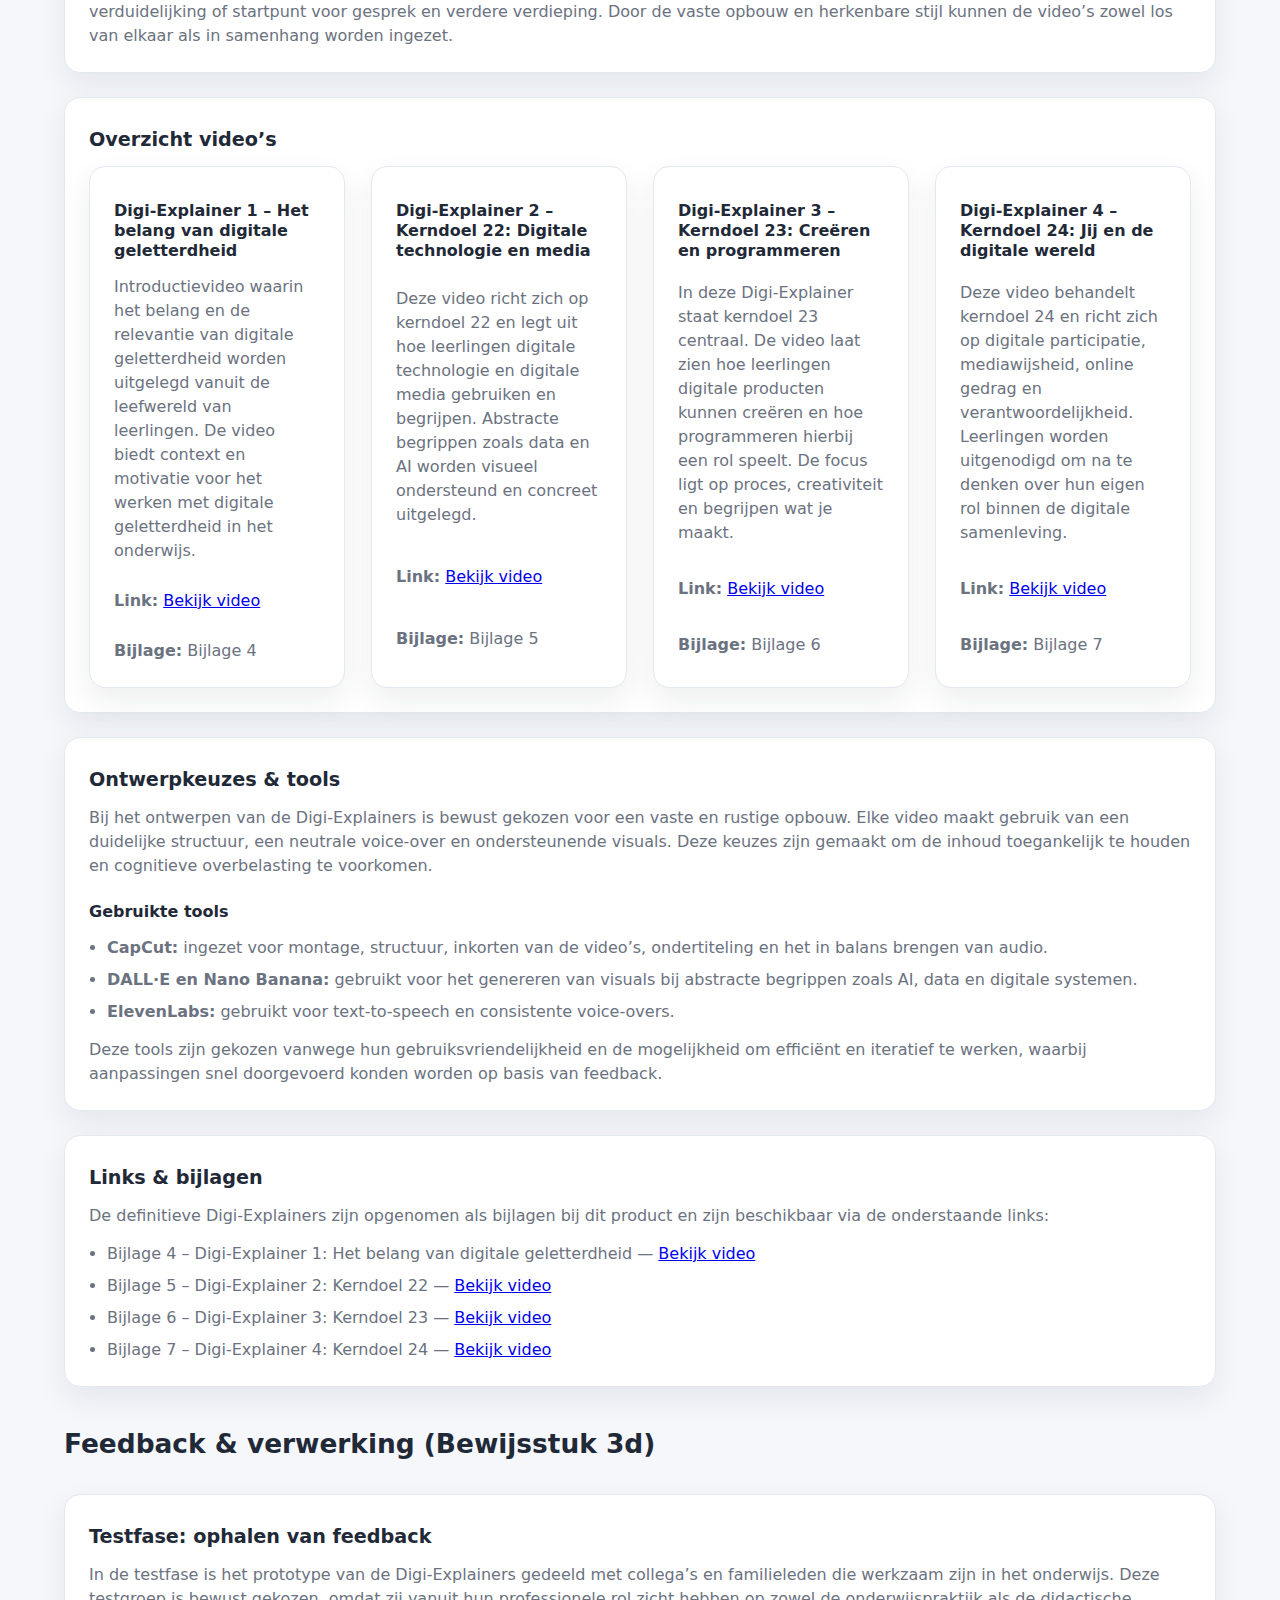
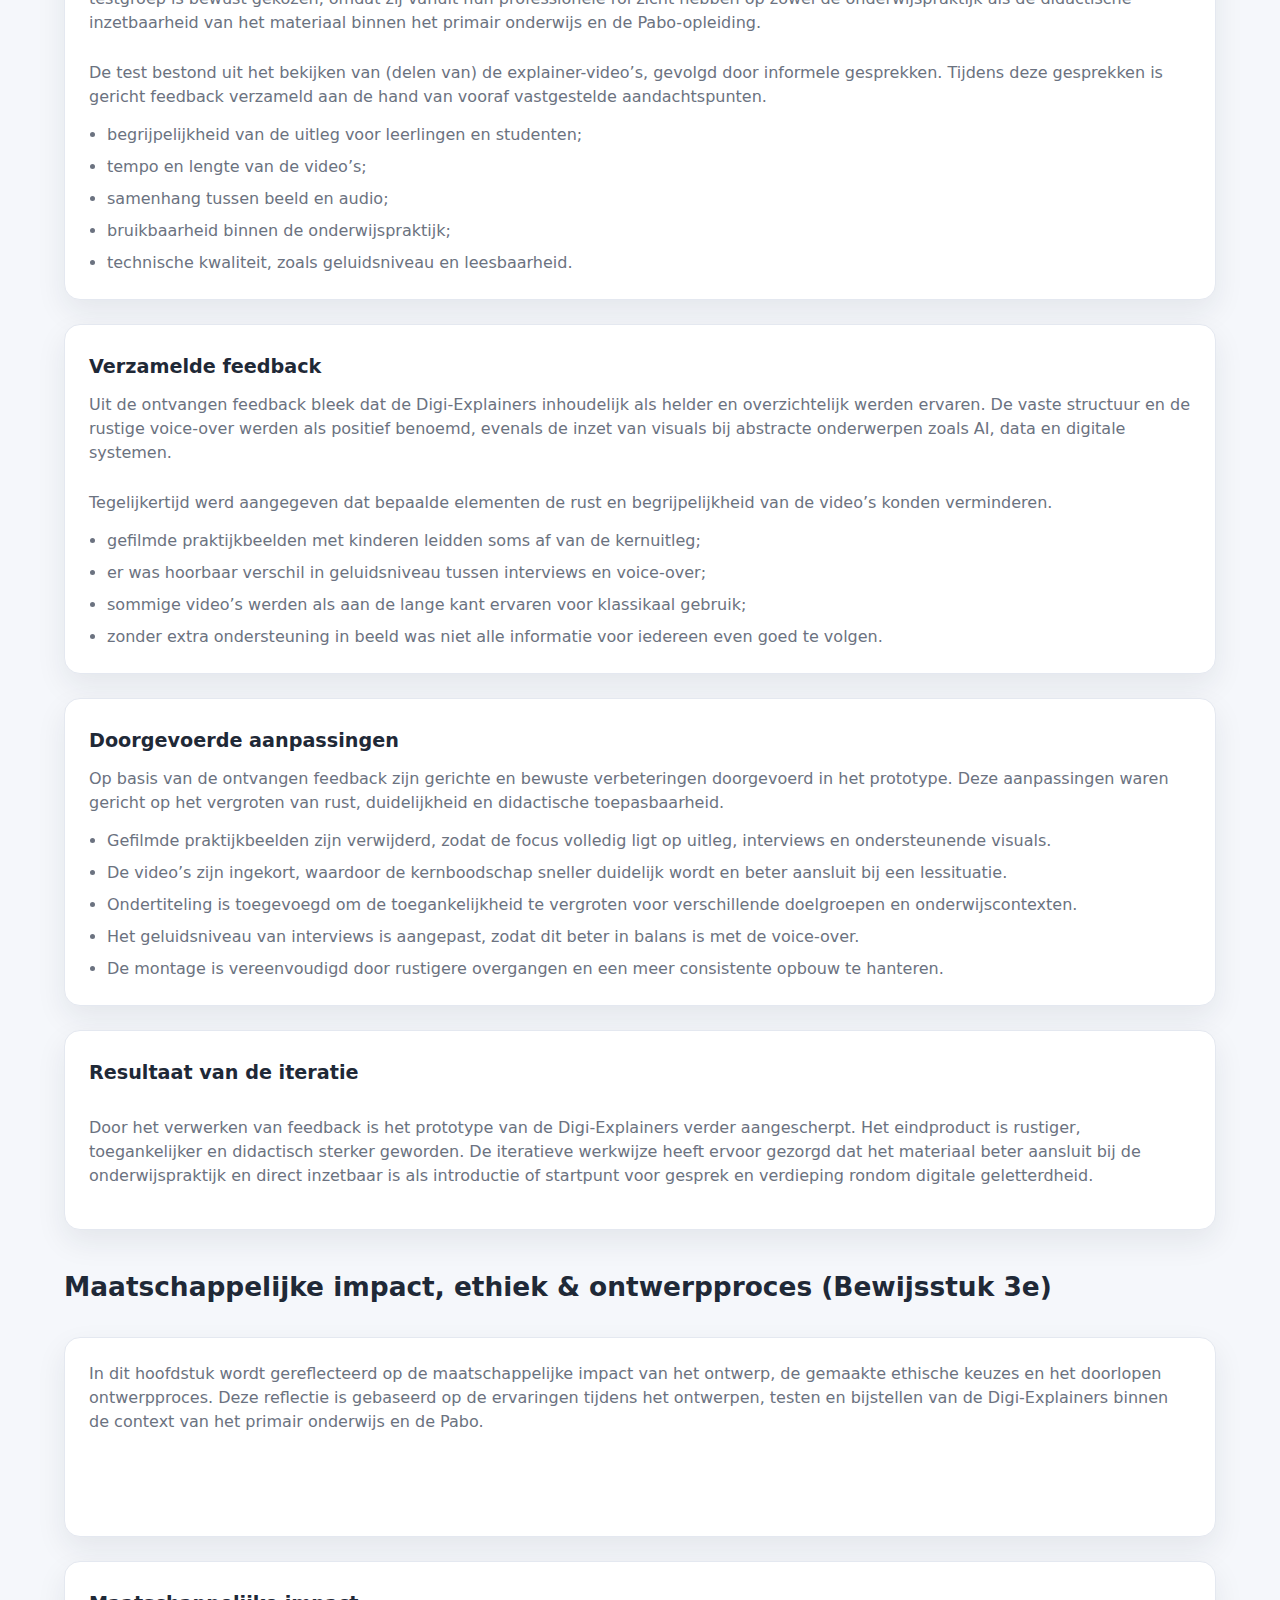
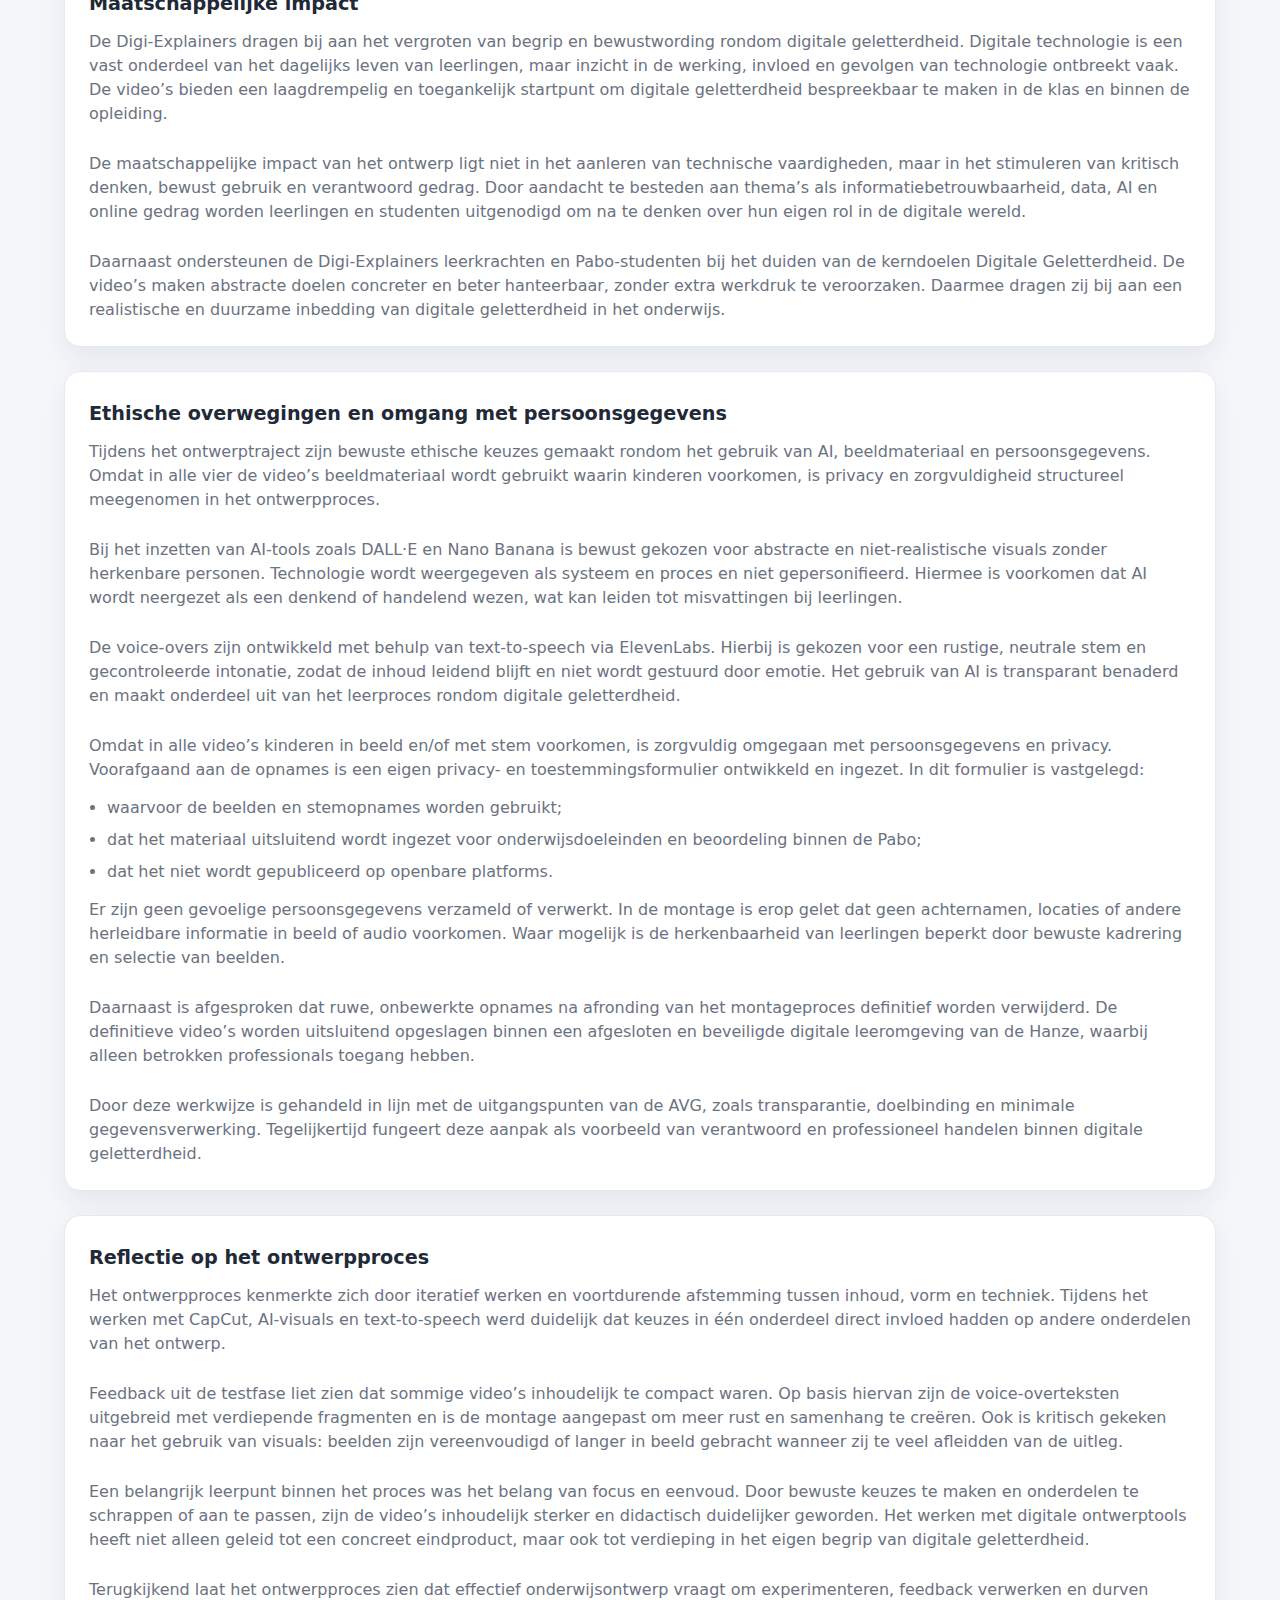
<file: ontwerpen-in-het-werkveld.html>
<!doctype html>
<html lang="nl">
  <head>
    <meta charset="utf-8" />
    <meta name="viewport" content="width=device-width, initial-scale=1" />
    <title>Portfolio Digitale Geletterdheid | Ontwerpen in het werkveld</title>
    <link rel="stylesheet" href="styles.css" />
  </head>
  <body>
    <div class="page">
      <header class="site-header">
        <div class="brand">
          <span class="brand__title">Portfolio Digitale Geletterdheid</span>
          <span class="brand__subtitle">Minor | 2025-2026</span>
        </div>
        <nav class="site-nav">
          <a href="index.html">Home</a>
          <a href="vakinhoudelijke-verdieping.html">Vakinhoudelijke verdieping</a>
          <a href="profilering.html">Profilering</a>
          <a class="is-active" href="ontwerpen-in-het-werkveld.html">Ontwerpen in het werkveld</a>
          <a href="ai-verantwoording.html">AI-verantwoording</a>
        </nav>
      </header>

      <main class="content">
        <section class="section">
          <div class="section__header">
            <h2>Introductie – Ontwerpen in het werkveld</h2>
          </div>
          <p>
            Binnen de opdracht Ontwerpen in het werkveld hebben wij gewerkt aan het ontwerpen,
            ontwikkelen en testen van een concreet onderwijsproduct voor de praktijk: de Hanze
            Digi-Explainers. In dit ontwerptraject staat het vertalen van abstracte concepten rondom
            digitale geletterdheid naar begrijpelijk, toepasbaar en visueel lesmateriaal centraal.
          </p>
          <p>
            De Digi-Explainers zijn ontwikkeld in opdracht van de Hanzehogeschool Groningen en
            richten zich op het primair onderwijs en de Pabo-opleiding. Door middel van een
            ontwerpproces, gebaseerd op praktijkanalyse, theorie en iteratief werken, hebben wij
            onderzocht hoe digitale geletterdheid en de bijbehorende kerndoelen op een toegankelijke
            manier kunnen worden uitgelegd en ingezet in de onderwijspraktijk.
          </p>
          <p>
            Op deze pagina wordt het volledige ontwerptraject inzichtelijk gemaakt: van
            probleemstelling en theoretische onderbouwing tot het designproces, het prototype, de
            verwerking van feedback en de maatschappelijke en ethische afwegingen.
          </p>
        </section>

        <section class="section" id="bewijsstuk-3a">
          <div class="section__header">
            <h2>Bewijsstuk 3a – Probleemstelling &amp; motivatie</h2>
          </div>
          <ul class="button-group">
            <li><a class="button button--small" href="#context-en-aanleiding">Context en aanleiding</a></li>
            <li><a class="button button--small" href="#opdracht-en-opdrachtgever">Opdracht en opdrachtgever</a></li>
            <li><a class="button button--small" href="#doelgroep">Doelgroep</a></li>
            <li><a class="button button--small" href="#onderzochte-behoefte">Onderzochte behoefte</a></li>
            <li><a class="button button--small" href="#probleemstelling">Probleemstelling</a></li>
            <li><a class="button button--small" href="#focus-en-impact">Focus en beoogde impact</a></li>
            <li><a class="button button--small" href="#verandertraject">Digi-Explainers als startpunt van een verandertraject</a></li>
          </ul>

          <div class="card">
            <h3 id="context-en-aanleiding">Context en aanleiding</h3>
            <p>
              Digitale technologie speelt een steeds grotere rol in het dagelijks leven van kinderen,
              jongeren en volwassenen. Leerlingen groeien op in een wereld waarin digitale media,
              online informatie, data en kunstmatige intelligentie vanzelfsprekend aanwezig zijn.
              Dit vraagt van het onderwijs niet alleen aandacht voor het gebruiken van digitale
              middelen, maar vooral voor het begrijpen van hoe deze technologieën werken en welke
              invloed zij hebben op leren, gedrag en de samenleving.
            </p>
            <p>
              Om hier richting aan te geven zijn de kerndoelen Digitale Geletterdheid ontwikkeld.
              Deze kerndoelen bieden een inhoudelijk kader, maar worden in de onderwijspraktijk vaak
              als complex en abstract ervaren. Zowel leerlingen, Pabo-studenten als leerkrachten geven
              aan dat het lastig is om de samenhang tussen de kerndoelen te overzien en deze te
              vertalen naar concreet en begrijpelijk onderwijs.
            </p>
            <p>
              Binnen het primair onderwijs is er daarnaast sprake van verschillen in kennis, ervaring
              en beschikbare materialen rondom digitale geletterdheid. Dit maakt het voor leerkrachten
              uitdagend om digitale geletterdheid structureel en doelgericht aan te bieden. Ook binnen
              de Pabo-opleiding bestaat de behoefte aan ondersteunend materiaal dat de kerndoelen
              verduidelijkt en handvatten biedt voor de onderwijspraktijk.
            </p>
            <p>
              Deze context vormt de aanleiding voor het ontwikkelen van Digi-Explainers: korte,
              educatieve explainer-video’s die digitale geletterdheid en de bijbehorende kerndoelen op
              een heldere en toegankelijke manier uitleggen. Door complexe inhoud visueel en
              gestructureerd aan te bieden, wordt beoogd digitale geletterdheid beter behapbaar te
              maken voor alle betrokken doelgroepen.
            </p>
            <ul>
              <li>Het belang van digitale geletterdheid;</li>
              <li>Kerndoel 22 – Slim met digitaal;</li>
              <li>Kerndoel 23 – Van idee tot digitaal product;</li>
              <li>Kerndoel 24 – Jij &amp; de digitale wereld.</li>
            </ul>
          </div>

          <div class="card">
            <h3 id="opdracht-en-opdrachtgever">Opdracht en opdrachtgever</h3>
            <p>
              De opdracht Hanze Digi-Explainers is uitgezet vanuit de Pedagogische Academie van de
              Hanzehogeschool Groningen en richt zich op het ontwikkelen van educatieve explainer-video’s
              over digitale geletterdheid. De explainer-video’s moeten zowel inzetbaar zijn binnen de
              Pabo-opleiding als in het primair onderwijs.
            </p>
            <p>
              De opdrachtgever voor deze opdracht is Vincent Jansma, docent Digitale Geletterdheid
              aan de Hanzehogeschool Groningen (Pedagogische Academie). Vanuit zijn rol als docent en
              ontwikkelaar van onderwijs is de behoefte ontstaan aan visueel en inhoudelijk sterk
              lesmateriaal dat de (sub)kerndoelen Digitale Geletterdheid op een toegankelijke manier
              uitlegt.
            </p>
          </div>

          <div class="card">
            <h3 id="doelgroep">Doelgroep</h3>
            <p>
              De Digi-Explainers zijn ontwikkeld voor een brede doelgroep binnen en rondom het
              onderwijs. Het ontwerp is bewust zo vormgegeven dat de video’s op verschillende
              niveaus inzetbaar zijn en aansluiten bij uiteenlopende onderwijscontexten.
            </p>
            <p>
              De primaire doelgroep bestaat uit basisschoolleerlingen in de bovenbouw van het primair
              onderwijs. Voor deze leerlingen bieden de Digi-Explainers een toegankelijke en visuele
              uitleg van digitale geletterdheid en de bijbehorende kerndoelen. Door complexe begrippen
              stap voor stap uit te leggen en te koppelen aan herkenbare situaties, wordt digitale
              geletterdheid beter begrijpelijk en behapbaar.
            </p>
            <p>
              Daarnaast richten de Digi-Explainers zich op Pabo-studenten. Voor deze doelgroep
              fungeren de video’s als ondersteunend studiemateriaal bij het begrijpen van de
              kerndoelen Digitale Geletterdheid en het vertalen daarvan naar de onderwijspraktijk.
              De video’s helpen studenten om samenhang te zien tussen theorie, didactiek en
              praktijkvoorbeelden.
            </p>
            <p>
              Een derde belangrijke doelgroep zijn leerkrachten in het primair onderwijs. Voor hen
              zijn de Digi-Explainers bedoeld als praktisch hulpmiddel om digitale geletterdheid te
              introduceren of te verdiepen binnen het eigen onderwijs. De video’s kunnen ingezet
              worden als startpunt van een les, als ondersteuning bij uitleg of als basis voor gesprek
              en reflectie in de klas.
            </p>
            <p>
              Door rekening te houden met deze verschillende doelgroepen zijn de Digi-Explainers
              breed inzetbaar en sluiten zij aan bij het doel om digitale geletterdheid en de
              kerndoelen voor iedereen beter behapbaar te maken.
            </p>
          </div>

          <div class="card">
            <h3 id="onderzochte-behoefte">Probleemstelling en motivatie</h3>
            <h3>Onderzochte behoefte</h3>
            <p>
              Uit gesprekken met docenten Digitale Geletterdheid, blijkt dat de kerndoelen digitale
              geletterdheid vaak te abstract worden ervaren. Bestaande uitleg is vaak tekstueel,
              theoretisch of te technisch, waardoor het voor leerkrachten en studenten lastig is om
              de kerndoelen concreet te duiden en toe te passen in de onderwijspraktijk. Dit leidt bij
              leerkrachten en studenten tot handelingsverlegenheid en onzekerheid in het aanbieden van
              digitale geletterdheid.
            </p>
            <ul>
              <li>
                leerlingen op een laagdrempelige manier inzicht geeft in abstracte concepten als data,
                AI en programmeren;
              </li>
              <li>
                en leerkrachten concrete voorbeelden biedt om deze thema’s te bespreken.
              </li>
            </ul>
          </div>

          <div class="card">
            <h3 id="probleemstelling">Geformuleerde probleemstelling</h3>
            <p>
              Hoe kunnen educatieve explainer-video’s bijdragen aan het vergroten van begrip en
              bewustwording van digitale geletterdheid bij basisschoolleerlingen, Pabo-studenten en
              leerkrachten?
            </p>
          </div>

          <div class="card">
            <h3 id="focus-en-impact">Focus en beoogde impact</h3>
            <p>
              De serie Digi-Explainers richt zich op het ontwikkelen van herkenbaar en eigentijds
              lesmateriaal waarin theorie, praktijk en technologie op een samenhangende manier worden
              verbonden. De video’s zijn bedoeld als ondersteunend didactisch middel, niet als
              vervanging van onderwijs, maar als startpunt voor gesprek, verdieping en reflectie in de
              klas of opleiding.
            </p>
            <p>De beoogde impact is tweedelig:</p>
            <ol>
              <li>Didactische impact</li>
              <li>Maatschappelijke impact</li>
            </ol>
            <p>
              De video’s dragen bij aan het vergroten van de kennisbasis rondom digitale geletterdheid
              bij zowel leerlingen als Pabo-studenten. Door abstracte kerndoelen te vertalen naar
              concrete voorbeelden, visuele uitleg en herkenbare situaties, wordt digitale
              geletterdheid toegankelijker en beter hanteerbaar in de onderwijspraktijk. Daarnaast
              beogen de video’s de motivatie te vergroten om actief met digitale geletterdheid aan de
              slag te gaan, doordat leerlingen en studenten niet alleen leren wat digitale
              geletterdheid inhoudt, maar ook waarom dit relevant is.
            </p>
            <p>
              De serie stimuleert kritisch, veilig en verantwoord digitaal gedrag. Door aandacht te
              besteden aan thema’s zoals mediawijsheid, data, AI, privacy en online gedrag worden
              leerlingen en studenten uitgenodigd om bewust na te denken over hun eigen rol in de
              digitale samenleving. De video’s dragen daarmee bij aan de ontwikkeling van digitaal
              burgerschap, waarbij technologie niet alleen wordt gezien als hulpmiddel, maar ook als
              factor die invloed heeft op menselijk gedrag, keuzes en maatschappelijke verhoudingen.
            </p>
            <p>
              De beoogde impact is realistisch en direct toepasbaar: de Digi-Explainers bieden
              leerkrachten en studenten concrete handvatten om digitale geletterdheid bespreekbaar te
              maken en structureel in te bedden in het onderwijs.
            </p>
          </div>

          <div class="card">
            <h3 id="verandertraject">Digi-Explainers als startpunt van een verandertraject</h3>
            <p>
              De Digi-Explainers zijn niet ontworpen als losstaand lesmateriaal, maar als startpunt
              van een doelgericht verandertraject rondom digitale geletterdheid binnen het primair
              onderwijs en de Pabo-opleiding. Uit de analyse van de onderwijspraktijk blijkt dat
              digitale geletterdheid vaak versnipperd wordt aangeboden en dat leerkrachten en
              studenten handelingsverlegenheid ervaren bij het concreet maken van de kerndoelen. Deze
              onzekerheid vormt een belemmering voor structurele en samenhangende inbedding van
              digitale geletterdheid in het onderwijs.
            </p>
            <p>
              Met de Digi-Explainers zetten wij in op een eerste, laagdrempelige verandering: het
              creëren van een gedeelde basis en gemeenschappelijke taal rondom digitale
              geletterdheid. Door de kerndoelen visueel, overzichtelijk en in samenhang te
              presenteren, krijgen leerkrachten, studenten en leerlingen houvast bij wat digitale
              geletterdheid inhoudt en waarom dit relevant is. De video’s fungeren daarmee als
              gespreksstarter en referentiekader binnen lessen, teams en opleidingen.
            </p>
            <p>
              Dit verandertraject richt zich niet op directe curriculumvernieuwing, maar op
              bewustwording en begrip als noodzakelijke eerste stap. Vanuit deze basis ontstaat ruimte
              om digitale geletterdheid doelgerichter en met meer vertrouwen vorm te geven in het
              onderwijs. De Digi-Explainers ondersteunen deze beweging door leerkrachten en
              Pabo-studenten te helpen de vertaalslag te maken van abstracte kerndoelen naar
              herkenbare onderwijspraktijk.
            </p>
            <p>
              Binnen dit traject nemen wij de rol aan van initiatiefnemers en ontwerpers. Door het
              ontwikkelen, testen en delen van de Digi-Explainers initiëren wij een verandering
              waarin digitale geletterdheid niet langer als complex of losstaand wordt ervaren, maar
              als een betekenisvol en bespreekbaar onderdeel van goed onderwijs. Daarmee vormen de
              Digi-Explainers een concrete eerste stap in een breder verandertraject gericht op
              structurele aandacht voor digitale geletterdheid.
            </p>
          </div>
        </section>

       <section class="section" id="theoretisch-kader">
  <div class="section__header">
    <h2>Theoretisch kader</h2>
  </div>

  <ul class="button-group">
    <li><a class="button button--small" href="#belangrijkste-begrippen">Belangrijkste begrippen</a></li>
    <li><a class="button button--small" href="#belang-basisonderwijs">Belang digitale geletterdheid</a></li>
    <li><a class="button button--small" href="#hoe-kinderen-leren">Hoe kinderen digitale geletterdheid leren</a></li>
  </ul>

  <div class="card">
    <h3 id="belangrijkste-begrippen">Belangrijkste begrippen</h3>
    <p>
      Digitale geletterdheid verwijst naar het geheel van kennis, vaardigheden en attitudes die nodig
      zijn om bewust, kritisch en verantwoord gebruik te maken van digitale technologie. Volgens de
      SLO (2023) bestaat digitale geletterdheid uit vier samenhangende domeinen: ICT-basisvaardigheden,
      informatievaardigheden, mediawijsheid en computational thinking. Deze domeinen vormen samen de
      basis om leerlingen te leren begrijpen hoe digitale technologie werkt, hoe ze ermee kunnen omgaan
      en hoe ze zich ertoe kunnen verhouden. Binnen deze vier domeinen leren leerlingen niet alleen
      praktische handelingen, zoals het bedienen van apparaten of het gebruiken van software, maar ook
      kritisch denken over informatie en media, en het creatief toepassen van digitale middelen om
      problemen op te lossen.
    </p>
    <p>
      De Onderwijsinspectie (2024) benadrukt dat digitale geletterdheid steeds belangrijker wordt omdat
      technologie in vrijwel alle aspecten van het dagelijks leven aanwezig is. Digitale technologie
      beïnvloedt de manier waarop we communiceren, leren, informatie zoeken en onszelf presenteren.
      Digitale geletterdheid gaat daarom verder dan technische kennis; het draait ook om bewustwording
      van de invloed van technologie op mens en samenleving. Het doel van onderwijs in digitale
      geletterdheid is dat leerlingen niet alleen gebruikers van technologie worden, maar ook kritisch
      denkende en verantwoord handelende burgers.
    </p>
  </div>

  <div class="card">
    <h3 id="belang-basisonderwijs">Belang van digitale geletterdheid in het basisonderwijs</h3>
    <p>
      In het basisonderwijs vormt digitale geletterdheid een essentieel onderdeel van de voorbereiding
      op deelname aan een steeds digitaler wordende samenleving. De SLO (2023) stelt dat leerlingen
      moeten leren begrijpen hoe digitale systemen werken en hoe deze invloed hebben op hun dagelijks
      leven. Digitale geletterdheid draagt bij aan burgerschapsvorming, omdat het kinderen leert om
      bewust en ethisch om te gaan met informatie en communicatie via digitale middelen. Ook Kennisnet
      (2022) wijst erop dat digitale geletterdheid bijdraagt aan kansengelijkheid: leerlingen die vroeg
      leren omgaan met technologie ontwikkelen meer zelfvertrouwen en kunnen beter participeren in een
      digitale maatschappij.
    </p>
    <p>
      Uit het peilingsonderzoek van de Inspectie van het Onderwijs (2024) blijkt echter dat veel
      basisscholen nog moeite hebben om digitale geletterdheid structureel in hun curriculum te
      verankeren. Leerkrachten ervaren de leerdoelen vaak als abstract en missen concreet lesmateriaal.
      Daarom is er behoefte aan toegankelijke, eigentijdse onderwijsmaterialen die de abstracte thema’s
      van digitale geletterdheid vertalen naar de leefwereld van kinderen. Educatieve uitlegvideo’s,
      zoals explainer-video’s, kunnen hieraan bijdragen doordat ze complexe onderwerpen op een visuele
      en begrijpelijke manier presenteren (Mayer, 2014).
    </p>
    <p>
      Daarnaast benadrukt het Expertisepunt Digitale Geletterdheid (2023) dat de rol van de leerkracht
      cruciaal is. Leerkrachten zijn niet alleen begeleiders van leerprocessen, maar ook voorbeeldfiguren
      in hoe je kritisch en verantwoord met technologie omgaat. Om die reden is het belangrijk dat ook
      Pabo-studenten zelf digitaal geletterd zijn, zodat zij later in staat zijn om digitale technologie
      op een bewuste en pedagogisch verantwoorde manier in te zetten in hun onderwijspraktijk.
    </p>
  </div>

  <div class="card">
    <h3 id="hoe-kinderen-leren">Hoe kinderen digitale geletterdheid leren</h3>
    <p>
      Onderzoek naar leren met digitale middelen laat zien dat leerlingen het best leren wanneer
      verschillende vormen van informatie – beeld, tekst en geluid – op een duidelijke en samenhangende
      manier worden aangeboden. Volgens Mayer (2014) helpt multimediaal leren om informatie beter te
      begrijpen en te onthouden, mits de boodschap kort, gestructureerd en visueel ondersteund is. Dat
      sluit aan bij de aanbevelingen van Netwerk Mediawijsheid (2023), die benadrukken dat digitale
      geletterdheid vraagt om actieve betrokkenheid en betekenisvolle contexten. Kinderen leren digitale
      vaardigheden niet door theorie alleen, maar vooral door te doen, te ontdekken en te reflecteren op
      hun eigen gebruik van technologie.
    </p>
    <p>
      Daarom wordt binnen het basisonderwijs steeds meer gewerkt met ontwerpgerichte en praktijkgerichte
      leervormen, waarin leerlingen digitale middelen inzetten om zelf iets te maken of te onderzoeken
      (SLO, 2023). Deze aanpak bevordert niet alleen technische kennis, maar ook creatief en kritisch
      denken. Wanneer leerlingen begrijpen hoe digitale technologieën werken en welke invloed deze hebben
      op hun omgeving, ontwikkelen zij de vaardigheden die nodig zijn om actief en verantwoord te
      participeren in een digitale samenleving.
    </p>
  </div>
</section>


        <section class="section" id="designproces-3b">
  <div class="section__header">
    <h2>Designproces (Bewijsstuk 3b)</h2>
  </div>

  <ul class="button-group">
    <li><a class="button button--small" href="#fase-empathie">Empathie</a></li>
    <li><a class="button button--small" href="#fase-definieren">Definiëren</a></li>
    <li><a class="button button--small" href="#fase-ideeen">Ideeën genereren</a></li>
    <li><a class="button button--small" href="#fase-prototype">Prototype</a></li>
    <li><a class="button button--small" href="#fase-test-iteratie">Test &amp; iteratie</a></li>
  </ul>

  <div class="card">
    <h3 id="fase-empathie">Fase 1 – Empathie: inzicht in de gebruiker</h3>
    <p>
      In de empathiefase is gekeken naar hoe digitale geletterdheid in de onderwijspraktijk wordt
      ervaren en toegepast. Deze fase is gebaseerd op observaties in de klas tijdens stage, informele
      gesprekken met leerkrachten en ervaringen binnen de Pabo-opleiding Digitale Geletterdheid.
    </p>
    <p>
      In de praktijk is zichtbaar dat leerlingen dagelijks gebruikmaken van digitale middelen zoals
      Chromebooks, tablets en het digibord, maar weinig inzicht hebben in hoe digitale technologie
      werkt of welke invloed deze heeft. Digitale handelingen blijven vaak beperkt tot uitvoeren,
      zoals iets opzoeken of een filmpje bekijken, zonder bewust stil te staan bij betrouwbaarheid,
      data of achterliggende systemen.
    </p>
    <p>
      Tegelijkertijd blijkt dat leerkrachten en Pabo-studenten het lastig vinden om de kerndoelen
      Digitale Geletterdheid concreet te maken. De doelen worden als abstract ervaren en er is
      behoefte aan materiaal dat helpt om deze op een begrijpelijke en overzichtelijke manier te
      introduceren, zonder extra werkdruk te veroorzaken.
    </p>
    <p>Concreet liet deze fase zien dat er behoefte is aan lesmateriaal dat:</p>
    <ul>
      <li>abstracte kerndoelen vertaalt naar begrijpelijke uitleg;</li>
      <li>visuele ondersteuning biedt bij complexe begrippen zoals AI, data en digitale systemen;</li>
      <li>direct inzetbaar is in de klas en in de opleiding;</li>
      <li>ruimte biedt voor gesprek en reflectie.</li>
    </ul>
    <p>
      Deze inzichten vormden de directe aanleiding om te kiezen voor korte, visueel ondersteunde
      explainer-video’s als ontwerpvorm.
    </p>
  </div>

  <div class="card">
    <h3 id="fase-definieren">Fase 2 – Definiëren: probleem en ontwerpcriteria</h3>
    <p>
      Op basis van de empathiefase is het ontwerpprobleem verder aangescherpt en afgebakend. De kern
      van het probleem ligt niet in het ontbreken van digitale middelen in het onderwijs, maar in het
      gebrek aan begrijpelijke en toegankelijke uitleg over wat digitale geletterdheid inhoudt en
      waarom dit relevant is voor leerlingen, leerkrachten en studenten.
    </p>
    <p>
      De kerndoelen Digitale Geletterdheid zijn breed en abstract geformuleerd, waardoor zij in de
      praktijk lastig te vertalen zijn naar concrete onderwijsactiviteiten. Hierdoor ontstaat het
      risico dat digitale geletterdheid versnipperd wordt aangeboden of beperkt blijft tot losse
      vaardigheden, zonder samenhang of verdieping.
    </p>
    <p>Het centrale ontwerpprobleem is daarom geformuleerd als:</p>
    <p>
      Hoe kunnen de kerndoelen Digitale Geletterdheid op een heldere, concrete en visueel ondersteunde
      manier worden uitgelegd, zodat zij begrijpelijk en toepasbaar worden voor het primair onderwijs
      en de Pabo?
    </p>

    <h4>Afbakening en focus</h4>
    <p>Om dit probleem hanteerbaar te maken, is gekozen voor een duidelijke afbakening:</p>
    <ul>
      <li>Het ontwerp richt zich op uitleg en duiding van digitale geletterdheid, niet op het aanleren van specifieke tools of apps.</li>
      <li>De focus ligt op begrip, bewustwording en samenhang, niet op technische verdieping.</li>
      <li>Digitale geletterdheid wordt benaderd vanuit de officiële kerndoelen (22, 23 en 24).</li>
      <li>De video’s zijn bedoeld als ondersteunend lesmateriaal, inzetbaar als introductie of startpunt voor gesprek en verdere verwerking.</li>
    </ul>

    <h4>Ontwerpkeuze</h4>
    <p>
      Op basis van deze afbakening is gekozen voor het ontwikkelen van een serie korte explainer-video’s.
      Deze vorm maakt het mogelijk om complexe en abstracte begrippen visueel te ondersteunen en op een
      consistente manier uit te leggen. Door te werken met een vaste structuur, rustige voice-over en
      ondersteunende Visuals wordt digitale geletterdheid toegankelijk gemaakt zonder te simplificeren.
    </p>
    <p>
      Deze definiëringsfase vormt daarmee de brug tussen de geconstateerde praktijkproblemen en de
      uiteindelijke ontwerpkeuzes binnen dit traject.
    </p>
  </div>

  <div class="card">
    <h3 id="fase-ideeen">4.3 Fase 3 – Ideeën genereren</h3>
    <p>
      Binnen dit ontwerptraject stond de vorm van het eindproduct vast: het ontwikkelen van
      explainer-video’s over digitale geletterdheid. De ideeënfase richtte zich daarom niet op de keuze
      óf er video’s gemaakt zouden worden, maar op hoe deze video’s inhoudelijk en didactisch vormgegeven
      konden worden.
    </p>
    <p>
      In deze fase is nagedacht over verschillende manieren om de kerndoelen Digitale Geletterdheid
      begrijpelijk en aantrekkelijk uit te leggen. Daarbij is gekeken naar de balans tussen uitleg,
      visualisatie en betrokkenheid van de doelgroep. Een belangrijk uitgangspunt was dat de video’s
      informatief moesten zijn, zonder belerend te worden, en dat zij ruimte moesten laten voor gesprek
      en verdieping in de klas of opleiding.
    </p>
    <p>
      Voor de vormgeving zijn verschillende opties verkend, zoals het werken met uitsluitend voice-over,
      het combineren van voice-over met beelden uit de praktijk en het inzetten van visuals om abstracte
      begrippen te verduidelijken. Uiteindelijk is gekozen voor een combinatie van een rustige voice-over
      en ondersteunende visuals, waarbij de voice-over leidend is en de beelden de uitleg versterken.
    </p>
    <p>Daarnaast is bewust gekozen voor:</p>
    <ul>
      <li>korte video’s met een duidelijke focus per onderwerp;</li>
      <li>een vaste structuur binnen de serie voor herkenbaarheid;</li>
      <li>een rustige en neutrale stijl, vergelijkbaar met een NOS-explainer;</li>
      <li>het inzetten van AI-gegenereerde visuals voor abstracte concepten zoals AI, data en digitale systemen;</li>
      <li>het toevoegen van interviews met kinderen in de introductievideo om het belang van digitale geletterdheid te laten zien vanuit de leefwereld van leerlingen.</li>
    </ul>
    <p>
      Deze ideeënfase resulteerde in een duidelijke blauwdruk voor de verdere uitwerking van de video’s
      en vormde de basis voor het prototype zoals beschreven in de volgende fase.
    </p>
    <p>
      Een belangrijk leerpunt in het ontwerpproces was dat niet elk inhoudelijk passend idee ook technisch
      geschikt is voor het eindproduct. Het werken met beeldmateriaal van kinderen vroeg om kritische
      keuzes op het gebied van kwaliteit en duidelijkheid. Door bewust te kiezen voor interviews in plaats
      van losse praktijkbeelden is het eindproduct overzichtelijker en professioneler geworden.
    </p>
  </div>

  <div class="card">
    <h3 id="fase-prototype">Fase 4 – Prototype: ontwikkeling van de video’s</h3>
    <p>
      Het uiteindelijke prototype bestaat uit een serie van vier educatieve Digi-Explainers over digitale
      geletterdheid. De video’s zijn ontworpen als korte, overzichtelijke explainer-filmpjes met een
      maximale duur van ongeveer vijf minuten. Het prototype is ontwikkeld met als doel de kerndoelen
      Digitale Geletterdheid beter behapbaar te maken voor basisschoolleerlingen, Pabo-studenten en
      leerkrachten.
    </p>
    <p>De serie bestaat uit:</p>
    <ol>
      <li>een introductievideo over het belang van digitale geletterdheid;</li>
      <li>een explainer over kerndoel 22 – De leerling zet digitale technologie en digitale media in;</li>
      <li>een explainer over kerndoel 23 – De leerling creëert digitale producten;</li>
      <li>een explainer over kerndoel 24 – De leerling participeert in de gedigitaliseerde wereld.</li>
    </ol>
    <p>
      Elke video volgt een vaste en herkenbare opbouw. De inhoud wordt ondersteund door een rustige
      voice-over, interviews met kinderen en visuele elementen zoals AI-gegenereerde illustraties. Door
      deze combinatie wordt complexe theorie vertaald naar een toegankelijke en visueel ondersteunde
      uitleg. De keuze voor interviews in plaats van losse praktijkbeelden is bewust gemaakt om de
      kwaliteit en consistentie van het eindproduct te waarborgen.
    </p>
    <p>
      Bij het ontwerpen van het prototype is gebruikgemaakt van verschillende digitale tools. CapCut is
      ingezet voor montage en structuur, AI-beeldgeneratie (onder andere DALL·E en Nano Banana) voor
      ondersteunende visuals en text-to-speech via ElevenLabs voor de voice-overs. Deze tools zijn bewust
      gekozen om het ontwerpproces efficiënt en iteratief te kunnen doorlopen.
    </p>
    <p>
      Het prototype is zo vormgegeven dat de video’s los van elkaar inzetbaar zijn, maar ook samen een
      samenhangend geheel vormen. Leerkrachten en Pabo-studenten kunnen de video’s gebruiken als
      introductie van een les, als ondersteuning bij uitleg of als startpunt voor gesprek en verdieping.
    </p>
    <p>De definitieve Digi-Explainers zijn opgenomen als bijlagen bij dit verslag en zijn beschikbaar via de bijgevoegde links:</p>
    <ul>
      <li>Digi-Explainer 1: Het belang van digitale geletterdheid</li>
      <li> Digi-Explainer 2: Kerndoel 22</li>
      <li>Digi-Explainer 3: Kerndoel 23</li>
      <li> Digi-Explainer 4: Kerndoel 24</li>
    </ul>
  </div>

  <div class="card">
    <h3 id="fase-test-iteratie">Fase 5 – Test en iteratie</h3>
    <p>
      In de testfase is het prototype van de Digi-Explainers gedeeld met collega’s en familieleden die
      werkzaam zijn in het onderwijs. Deze doelgroep is bewust gekozen, omdat zij vanuit hun rol zicht
      hebben op zowel de onderwijspraktijk als de didactische inzetbaarheid van het materiaal binnen het
      primair onderwijs en de Pabo-opleiding.
    </p>
    <p>
      De test bestond uit het bekijken van (delen van) de explainer-video’s, gevolgd door informele
      gesprekken. Tijdens deze gesprekken is gericht feedback opgehaald aan de hand van vooraf bepaalde
      aandachtspunten:
    </p>
    <ul>
      <li>Begrijpelijkheid van de uitleg voor leerlingen en studenten</li>
      <li>Tempo en lengte van de video’s</li>
      <li>Samenhang tussen beeld en audio</li>
      <li>Bruikbaarheid in de onderwijspraktijk</li>
      <li>Technische kwaliteit, zoals geluidsniveau en leesbaarheid</li>
    </ul>

    <h4>Verzamelde feedback</h4>
    <p>
      Uit de feedback kwam naar voren dat de video’s inhoudelijk als duidelijk en overzichtelijk werden
      ervaren. De vaste structuur en rustige voice-over werden positief benoemd, evenals de inzet van
      visuals bij abstracte onderwerpen. Tegelijkertijd werd aangegeven dat sommige elementen de rust en
      begrijpelijkheid van de video’s konden verstoren.
    </p>
    <p>Concreet werd teruggegeven dat:</p>
    <ul>
      <li>gefilmde praktijkbeelden met kinderen soms afleidden van de kernuitleg;</li>
      <li>er hoorbaar verschil zat in geluidsvolume tussen interviews en voice-over;</li>
      <li>sommige video’s aan de lange kant waren voor gebruik in de les;</li>
      <li>het voor sommige kijkers lastig was om alles te volgen zonder extra ondersteuning in beeld.</li>
    </ul>

    <h4>Doorgevoerde aanpassingen</h4>
    <p>Op basis van deze feedback zijn gerichte en bewuste aanpassingen doorgevoerd in het prototype:</p>
    <ul>
      <li>Gefilmde praktijkbeelden zijn verwijderd, zodat de focus volledig ligt op de uitleg, interviews en ondersteunende visuals.</li>
      <li>De video’s zijn ingekort, waardoor de kernboodschap duidelijker en beter toepasbaar is binnen een lessituatie.</li>
      <li>Ondertiteling is toegevoegd, zodat de inhoud beter te volgen is voor verschillende doelgroepen en in diverse onderwijscontexten.</li>
      <li>Het geluidsniveau van de interviews met kinderen is aangepast, waardoor het volume beter in balans is met de voice-over en er minder verschil hoorbaar is tijdens het kijken.</li>
      <li>De montage is vereenvoudigd door rustigere overgangen en een constantere opbouw te hanteren.</li>
    </ul>
    <p>
      Deze aanpassingen hebben geleid tot een prototype dat rustiger, toegankelijker en didactisch
      sterker is. Door het iteratief verwerken van feedback sluit het eindproduct beter aan bij de
      onderwijspraktijk en is het materiaal direct inzetbaar als introductie of startpunt voor gesprek
      en verdieping rondom digitale geletterdheid.
    </p>
  </div>
</section>

<section class="section" id="prototype-3c">
  <div class="section__header">
    <h2>Prototype – Digi-Explainers (Bewijsstuk 3c)</h2>
  </div>

  <ul class="button-group">
    <li><a class="button button--small" href="#beschrijving-prototype">Beschrijving prototype</a></li>
    <li><a class="button button--small" href="#overzicht-videos">Overzicht video’s</a></li>
    <li><a class="button button--small" href="#ontwerpkeuzes-tools">Ontwerpkeuzes &amp; tools</a></li>
    <li><a class="button button--small" href="#links-bijlagen">Links &amp; bijlagen</a></li>
  </ul>

  <div class="card">
    <h3 id="beschrijving-prototype">Beschrijving prototype</h3>
    <p>
      Het prototype bestaat uit een serie van vier educatieve Digi-Explainers over digitale
      geletterdheid. De video’s zijn ontworpen als korte en overzichtelijke explainer-filmpjes
      met een maximale duur van ongeveer vijf minuten. Het doel van het prototype is om de
      kerndoelen Digitale Geletterdheid op een toegankelijke manier inzichtelijk te maken voor
      basisschoolleerlingen, Pabo-studenten en leerkrachten.
    </p>
    <p>
      De Digi-Explainers zijn bedoeld als ondersteunend didactisch middel. Ze vervangen geen
      onderwijs, maar functioneren als introductie, verduidelijking of startpunt voor gesprek
      en verdere verdieping. Door de vaste opbouw en herkenbare stijl kunnen de video’s zowel
      los van elkaar als in samenhang worden ingezet.
    </p>
  </div>

  <div class="card">
    <h3 id="overzicht-videos">Overzicht video’s</h3>

    <div class="card-grid">
      <article class="card">
        <h4>Digi-Explainer 1 – Het belang van digitale geletterdheid</h4>
        <p>
          Introductievideo waarin het belang en de relevantie van digitale geletterdheid worden
          uitgelegd vanuit de leefwereld van leerlingen. De video biedt context en motivatie voor
          het werken met digitale geletterdheid in het onderwijs.
        </p>
        <p>
          <strong>Link:</strong>
          <a href="https://video.hanze.nl/media/Het+belang+van+Digitale+Geletterdheid/0_kh2dum7e" target="_blank" rel="noopener noreferrer">Bekijk video</a>
        </p>
        <p><strong>Bijlage:</strong> Bijlage 4</p>
      </article>

      <article class="card">
        <h4>Digi-Explainer 2 – Kerndoel 22: Digitale technologie en media</h4>
        <p>
          Deze video richt zich op kerndoel 22 en legt uit hoe leerlingen digitale technologie en
          digitale media gebruiken en begrijpen. Abstracte begrippen zoals data en AI worden
          visueel ondersteund en concreet uitgelegd.
        </p>
        <p>
          <strong>Link:</strong>
          <a href="https://video.hanze.nl/media/Video+digitale+technologie+en+media/0_s9fa4qcs" target="_blank" rel="noopener noreferrer">Bekijk video</a>
        </p>
        <p><strong>Bijlage:</strong> Bijlage 5</p>
      </article>

      <article class="card">
        <h4>Digi-Explainer 3 – Kerndoel 23: Creëren en programmeren</h4>
        <p>
          In deze Digi-Explainer staat kerndoel 23 centraal. De video laat zien hoe leerlingen
          digitale producten kunnen creëren en hoe programmeren hierbij een rol speelt. De focus
          ligt op proces, creativiteit en begrijpen wat je maakt.
        </p>
        <p>
          <strong>Link:</strong>
          <a href="https://video.hanze.nl/media/Video+cre%C3%ABren+en+programmeren/0_j9v1byr9" target="_blank" rel="noopener noreferrer">Bekijk video</a>
        </p>
        <p><strong>Bijlage:</strong> Bijlage 6</p>
      </article>

      <article class="card">
        <h4>Digi-Explainer 4 – Kerndoel 24: Jij en de digitale wereld</h4>
        <p>
          Deze video behandelt kerndoel 24 en richt zich op digitale participatie, mediawijsheid,
          online gedrag en verantwoordelijkheid. Leerlingen worden uitgenodigd om na te denken
          over hun eigen rol binnen de digitale samenleving.
        </p>
        <p>
          <strong>Link:</strong>
          <a href="https://video.hanze.nl/media/Video+gedigitaliseerde+wereld/0_ig17nb0d" target="_blank" rel="noopener noreferrer">Bekijk video</a>
        </p>
        <p><strong>Bijlage:</strong> Bijlage 7</p>
      </article>
    </div>
  </div>

  <div class="card">
    <h3 id="ontwerpkeuzes-tools">Ontwerpkeuzes &amp; tools</h3>
    <p>
      Bij het ontwerpen van de Digi-Explainers is bewust gekozen voor een vaste en rustige
      opbouw. Elke video maakt gebruik van een duidelijke structuur, een neutrale voice-over
      en ondersteunende visuals. Deze keuzes zijn gemaakt om de inhoud toegankelijk te houden
      en cognitieve overbelasting te voorkomen.
    </p>

    <h4>Gebruikte tools</h4>
    <ul>
      <li>
        <strong>CapCut:</strong> ingezet voor montage, structuur, inkorten van de video’s,
        ondertiteling en het in balans brengen van audio.
      </li>
      <li>
        <strong>DALL·E en Nano Banana:</strong> gebruikt voor het genereren van visuals bij
        abstracte begrippen zoals AI, data en digitale systemen.
      </li>
      <li><strong>ElevenLabs:</strong> gebruikt voor text-to-speech en consistente voice-overs.</li>
    </ul>

    <p>
      Deze tools zijn gekozen vanwege hun gebruiksvriendelijkheid en de mogelijkheid om
      efficiënt en iteratief te werken, waarbij aanpassingen snel doorgevoerd konden worden
      op basis van feedback.
    </p>
  </div>

  <div class="card">
    <h3 id="links-bijlagen">Links &amp; bijlagen</h3>
    <p>
      De definitieve Digi-Explainers zijn opgenomen als bijlagen bij dit product en zijn
      beschikbaar via de onderstaande links:
    </p>
    <ul>
      <li>
        Bijlage 4 – Digi-Explainer 1: Het belang van digitale geletterdheid —
        <a href="https://video.hanze.nl/media/Het+belang+van+Digitale+Geletterdheid/0_kh2dum7e" target="_blank" rel="noopener noreferrer">Bekijk video</a>
      </li>
      <li>
        Bijlage 5 – Digi-Explainer 2: Kerndoel 22 —
        <a href="https://video.hanze.nl/media/Video+digitale+technologie+en+media/0_s9fa4qcs" target="_blank" rel="noopener noreferrer">Bekijk video</a>
      </li>
      <li>
        Bijlage 6 – Digi-Explainer 3: Kerndoel 23 —
        <a href="https://video.hanze.nl/media/Video+cre%C3%ABren+en+programmeren/0_j9v1byr9" target="_blank" rel="noopener noreferrer">Bekijk video</a>
      </li>
      <li>
        Bijlage 7 – Digi-Explainer 4: Kerndoel 24 —
        <a href="https://video.hanze.nl/media/Video+gedigitaliseerde+wereld/0_ig17nb0d " target="_blank" rel="noopener noreferrer">Bekijk video</a>
      </li>
    </ul>
  </div>
</section>


     <section class="section" id="bewijsstuk-3d">
  <div class="section__header">
    <h2>Feedback &amp; verwerking (Bewijsstuk 3d)</h2>
  </div>

  <div class="card">
    <h3>Testfase: ophalen van feedback</h3>
    <p>
      In de testfase is het prototype van de Digi-Explainers gedeeld met collega’s
      en familieleden die werkzaam zijn in het onderwijs. Deze testgroep is bewust
      gekozen, omdat zij vanuit hun professionele rol zicht hebben op zowel de
      onderwijspraktijk als de didactische inzetbaarheid van het materiaal binnen
      het primair onderwijs en de Pabo-opleiding.
    </p>
    <p>
      De test bestond uit het bekijken van (delen van) de explainer-video’s, gevolgd
      door informele gesprekken. Tijdens deze gesprekken is gericht feedback
      verzameld aan de hand van vooraf vastgestelde aandachtspunten.
    </p>
    <ul>
      <li>begrijpelijkheid van de uitleg voor leerlingen en studenten;</li>
      <li>tempo en lengte van de video’s;</li>
      <li>samenhang tussen beeld en audio;</li>
      <li>bruikbaarheid binnen de onderwijspraktijk;</li>
      <li>technische kwaliteit, zoals geluidsniveau en leesbaarheid.</li>
    </ul>
  </div>

  <div class="card">
    <h3>Verzamelde feedback</h3>
    <p>
      Uit de ontvangen feedback bleek dat de Digi-Explainers inhoudelijk als helder
      en overzichtelijk werden ervaren. De vaste structuur en de rustige
      voice-over werden als positief benoemd, evenals de inzet van visuals bij
      abstracte onderwerpen zoals AI, data en digitale systemen.
    </p>
    <p>
      Tegelijkertijd werd aangegeven dat bepaalde elementen de rust en
      begrijpelijkheid van de video’s konden verminderen.
    </p>
    <ul>
      <li>gefilmde praktijkbeelden met kinderen leidden soms af van de kernuitleg;</li>
      <li>er was hoorbaar verschil in geluidsniveau tussen interviews en voice-over;</li>
      <li>sommige video’s werden als aan de lange kant ervaren voor klassikaal gebruik;</li>
      <li>zonder extra ondersteuning in beeld was niet alle informatie voor iedereen even goed te volgen.</li>
    </ul>
  </div>

  <div class="card">
    <h3>Doorgevoerde aanpassingen</h3>
    <p>
      Op basis van de ontvangen feedback zijn gerichte en bewuste verbeteringen
      doorgevoerd in het prototype. Deze aanpassingen waren gericht op het vergroten
      van rust, duidelijkheid en didactische toepasbaarheid.
    </p>
    <ul>
      <li>
        Gefilmde praktijkbeelden zijn verwijderd, zodat de focus volledig ligt op
        uitleg, interviews en ondersteunende visuals.
      </li>
      <li>
        De video’s zijn ingekort, waardoor de kernboodschap sneller duidelijk wordt
        en beter aansluit bij een lessituatie.
      </li>
      <li>
        Ondertiteling is toegevoegd om de toegankelijkheid te vergroten voor
        verschillende doelgroepen en onderwijscontexten.
      </li>
      <li>
        Het geluidsniveau van interviews is aangepast, zodat dit beter in balans is
        met de voice-over.
      </li>
      <li>
        De montage is vereenvoudigd door rustigere overgangen en een meer consistente
        opbouw te hanteren.
      </li>
    </ul>
  </div>

  <div class="card">
    <h3>Resultaat van de iteratie</h3>
    <p>
      Door het verwerken van feedback is het prototype van de Digi-Explainers
      verder aangescherpt. Het eindproduct is rustiger, toegankelijker en
      didactisch sterker geworden. De iteratieve werkwijze heeft ervoor gezorgd dat
      het materiaal beter aansluit bij de onderwijspraktijk en direct inzetbaar is
      als introductie of startpunt voor gesprek en verdieping rondom digitale
      geletterdheid.
    </p>
  </div>
</section>


<section class="section" id="bewijsstuk-3e">
  <div class="section__header">
    <h2>Maatschappelijke impact, ethiek &amp; ontwerpproces (Bewijsstuk 3e)</h2>
  </div>

  <div class="card">
    <p>
      In dit hoofdstuk wordt gereflecteerd op de maatschappelijke impact van het
      ontwerp, de gemaakte ethische keuzes en het doorlopen ontwerpproces. Deze
      reflectie is gebaseerd op de ervaringen tijdens het ontwerpen, testen en
      bijstellen van de Digi-Explainers binnen de context van het primair onderwijs
      en de Pabo.
    </p>
  </div>

  <div class="card">
    <h3>Maatschappelijke impact</h3>
    <p>
      De Digi-Explainers dragen bij aan het vergroten van begrip en bewustwording
      rondom digitale geletterdheid. Digitale technologie is een vast onderdeel van
      het dagelijks leven van leerlingen, maar inzicht in de werking, invloed en
      gevolgen van technologie ontbreekt vaak. De video’s bieden een laagdrempelig
      en toegankelijk startpunt om digitale geletterdheid bespreekbaar te maken in
      de klas en binnen de opleiding.
    </p>
    <p>
      De maatschappelijke impact van het ontwerp ligt niet in het aanleren van
      technische vaardigheden, maar in het stimuleren van kritisch denken, bewust
      gebruik en verantwoord gedrag. Door aandacht te besteden aan thema’s als
      informatiebetrouwbaarheid, data, AI en online gedrag worden leerlingen en
      studenten uitgenodigd om na te denken over hun eigen rol in de digitale
      wereld.
    </p>
    <p>
      Daarnaast ondersteunen de Digi-Explainers leerkrachten en Pabo-studenten bij
      het duiden van de kerndoelen Digitale Geletterdheid. De video’s maken abstracte
      doelen concreter en beter hanteerbaar, zonder extra werkdruk te veroorzaken.
      Daarmee dragen zij bij aan een realistische en duurzame inbedding van digitale
      geletterdheid in het onderwijs.
    </p>
  </div>

  <div class="card">
    <h3>Ethische overwegingen en omgang met persoonsgegevens</h3>
    <p>
      Tijdens het ontwerptraject zijn bewuste ethische keuzes gemaakt rondom het
      gebruik van AI, beeldmateriaal en persoonsgegevens. Omdat in alle vier de
      video’s beeldmateriaal wordt gebruikt waarin kinderen voorkomen, is privacy
      en zorgvuldigheid structureel meegenomen in het ontwerpproces.
    </p>
    <p>
      Bij het inzetten van AI-tools zoals DALL·E en Nano Banana is bewust gekozen
      voor abstracte en niet-realistische visuals zonder herkenbare personen.
      Technologie wordt weergegeven als systeem en proces en niet gepersonifieerd.
      Hiermee is voorkomen dat AI wordt neergezet als een denkend of handelend
      wezen, wat kan leiden tot misvattingen bij leerlingen.
    </p>
    <p>
      De voice-overs zijn ontwikkeld met behulp van text-to-speech via ElevenLabs.
      Hierbij is gekozen voor een rustige, neutrale stem en gecontroleerde
      intonatie, zodat de inhoud leidend blijft en niet wordt gestuurd door emotie.
      Het gebruik van AI is transparant benaderd en maakt onderdeel uit van het
      leerproces rondom digitale geletterdheid.
    </p>
    <p>
      Omdat in alle video’s kinderen in beeld en/of met stem voorkomen, is
      zorgvuldig omgegaan met persoonsgegevens en privacy. Voorafgaand aan de
      opnames is een eigen privacy- en toestemmingsformulier ontwikkeld en ingezet.
      In dit formulier is vastgelegd:
    </p>
    <ul>
      <li>waarvoor de beelden en stemopnames worden gebruikt;</li>
      <li>
        dat het materiaal uitsluitend wordt ingezet voor onderwijsdoeleinden en
        beoordeling binnen de Pabo;
      </li>
      <li>dat het niet wordt gepubliceerd op openbare platforms.</li>
    </ul>
    <p>
      Er zijn geen gevoelige persoonsgegevens verzameld of verwerkt. In de montage
      is erop gelet dat geen achternamen, locaties of andere herleidbare informatie
      in beeld of audio voorkomen. Waar mogelijk is de herkenbaarheid van leerlingen
      beperkt door bewuste kadrering en selectie van beelden.
    </p>
    <p>
      Daarnaast is afgesproken dat ruwe, onbewerkte opnames na afronding van het
      montageproces definitief worden verwijderd. De definitieve video’s worden
      uitsluitend opgeslagen binnen een afgesloten en beveiligde digitale
      leeromgeving van de Hanze, waarbij alleen betrokken professionals toegang
      hebben.
    </p>
    <p>
      Door deze werkwijze is gehandeld in lijn met de uitgangspunten van de AVG,
      zoals transparantie, doelbinding en minimale gegevensverwerking. Tegelijkertijd
      fungeert deze aanpak als voorbeeld van verantwoord en professioneel handelen
      binnen digitale geletterdheid.
    </p>
  </div>

  <div class="card">
    <h3>Reflectie op het ontwerpproces</h3>
    <p>
      Het ontwerpproces kenmerkte zich door iteratief werken en voortdurende
      afstemming tussen inhoud, vorm en techniek. Tijdens het werken met CapCut,
      AI-visuals en text-to-speech werd duidelijk dat keuzes in één onderdeel direct
      invloed hadden op andere onderdelen van het ontwerp.
    </p>
    <p>
      Feedback uit de testfase liet zien dat sommige video’s inhoudelijk te compact
      waren. Op basis hiervan zijn de voice-overteksten uitgebreid met verdiepende
      fragmenten en is de montage aangepast om meer rust en samenhang te creëren.
      Ook is kritisch gekeken naar het gebruik van visuals: beelden zijn
      vereenvoudigd of langer in beeld gebracht wanneer zij te veel afleidden van de
      uitleg.
    </p>
    <p>
      Een belangrijk leerpunt binnen het proces was het belang van focus en eenvoud.
      Door bewuste keuzes te maken en onderdelen te schrappen of aan te passen, zijn
      de video’s inhoudelijk sterker en didactisch duidelijker geworden. Het werken
      met digitale ontwerptools heeft niet alleen geleid tot een concreet
      eindproduct, maar ook tot verdieping in het eigen begrip van digitale
      geletterdheid.
    </p>
    <p>
      Terugkijkend laat het ontwerpproces zien dat effectief onderwijsontwerp vraagt
      om experimenteren, feedback verwerken en durven bijstellen. Deze werkwijze
      sluit aan bij de professionele rol van de leerkracht als ontwerper van
      onderwijs en biedt waardevolle inzichten voor toekomstig werken met digitale
      geletterdheid in de onderwijspraktijk.
    </p>
  </div>
</section>


<section class="section" id="conclusie-aanbevelingen">
  <div class="section__header">
    <h2>Conclusie &amp; aanbevelingen</h2>
  </div>

  <div class="card">
    <h3>Conclusie</h3>
    <p>
      In dit ontwerptraject is gewerkt aan het ontwikkelen van een serie
      Digi-Explainers over digitale geletterdheid, gericht op het primair onderwijs
      en de Pabo. Het doel was om de kerndoelen Digitale Geletterdheid op een
      begrijpelijke, visuele en praktijkgerichte manier te verduidelijken. Uit het
      doorlopen designproces blijkt dat explainer-video’s een geschikte vorm zijn om
      abstracte begrippen zoals AI, data, programmeren en digitaal gedrag
      toegankelijk te maken.
    </p>
    <p>
      De uiteindelijke serie bestaat uit vier samenhangende video’s: één
      introductievideo over het belang van digitale geletterdheid en drie video’s
      die elk één kerndoel centraal stellen. Door te werken met een vaste structuur,
      rustige voice-over, ondersteunende visuals en herkenbare voorbeelden sluiten
      de video’s aan bij de onderwijspraktijk. Feedback uit de testfase bevestigt
      dat de video’s duidelijk, overzichtelijk en bruikbaar zijn als startpunt voor
      lesgesprekken en verdere verdieping.
    </p>
    <p>
      Het ontwerp laat zien dat digitale geletterdheid niet alleen gaat over
      vaardigheden, maar vooral over begrip, bewustwording en verantwoordelijkheid.
      De Digi-Explainers ondersteunen leerkrachten en Pabo-studenten bij het
      bespreekbaar maken van deze thema’s, zonder extra werkdruk te creëren.
    </p>
  </div>

  <div class="card">
    <h3>Aanbevelingen voor de onderwijspraktijk</h3>
    <p>
      Voor de inzet van de Digi-Explainers in de praktijk worden de volgende
      aanbevelingen gedaan:
    </p>
    <ul>
      <li>
        Gebruik de video’s als introductie van een les of thema rondom digitale
        geletterdheid, gevolgd door klassengesprekken of verwerkingsopdrachten.
      </li>
      <li>
        Combineer de video’s met praktische activiteiten, zoals het analyseren van
        online informatie, het ontwerpen van een digitaal product of het bespreken
        van online gedrag.
      </li>
      <li>
        Zet de video’s ook in binnen de Pabo-opleiding als hulpmiddel bij het duiden
        van de kerndoelen Digitale Geletterdheid en het ontwerpen van lessen.
      </li>
    </ul>
  </div>

  <div class="card">
    <h3>Aanbevelingen voor doorontwikkeling</h3>
    <p>
      Hoewel het prototype functioneel en inzetbaar is, biedt het ontwerp
      mogelijkheden voor verdere doorontwikkeling. Aanbevolen wordt om:
    </p>
    <ul>
      <li>
        aanvullende video’s te ontwikkelen waarin specifieke thema’s verder worden
        uitgediept;
      </li>
      <li>
        bij toekomstig gebruik feedback van leerlingen explicieter te verzamelen
        en te verwerken;
      </li>
      <li>
        de Digi-Explainers te koppelen aan concrete lesmaterialen of werkvormen,
        zodat de vertaalslag naar de klas nog sterker wordt.
      </li>
    </ul>
    <p>
      Het ontwerpproces heeft waardevolle inzichten opgeleverd in het werken met
      digitale middelen, AI-tools en onderwijsontwerp. Deze inzichten vormen een
      goede basis voor toekomstig werken met digitale geletterdheid binnen de
      onderwijspraktijk.
    </p>
  </div>

  <div class="card">
    <h3>Digi-Explainers als aanzet voor verdere ontwikkeling</h3>
    <p>
      De Digi-Explainers vormen niet alleen een afgerond ontwerpproduct, maar ook
      een aanzet voor verdere ontwikkeling van digitale geletterdheid binnen het
      primair onderwijs en de Pabo-opleiding. Door de video’s in te zetten als
      gezamenlijke introductie van de kerndoelen ontstaat een gedeeld
      referentiekader waarbinnen leerkrachten en studenten met elkaar in gesprek
      kunnen gaan over digitale geletterdheid.
    </p>
    <p>
      Dit helpt om onzekerheid en handelingsverlegenheid te verminderen en maakt
      digitale geletterdheid bespreekbaar binnen teams en opleidingen. Wij zien de
      Digi-Explainers als een praktisch hulpmiddel om het werken aan digitale
      geletterdheid stapsgewijs te verdiepen. Vanuit deze basis kunnen leerkrachten
      en studenten vervolgstappen zetten, zoals het ontwerpen van lessen, het
      uitwisselen van ervaringen en het verder concretiseren van de kerndoelen in
      de onderwijspraktijk.
    </p>
  </div>
</section>

<section class="section" id="bronnen">
  <div class="section__header">
    <h2>Bronnen</h2>
  </div>

  <div class="card">
    <ul class="source-list">
      <li>
        Expertisepunt Digitale Geletterdheid. (2023).
        <em>Monitor Digitale Geletterdheid PO 2023</em>.
        ECP | Platform voor de InformatieSamenleving.
        <a href="https://expertisepuntdigitalegeletterdheid.nl/%4024107/monitor-digitale-geletterdheid-po-2023/" target="_blank">
          https://expertisepuntdigitalegeletterdheid.nl
        </a>
      </li>
      <li>
        Inspectie van het Onderwijs. (2024, maart).
        <em>Peil. Digitale geletterdheid einde basisonderwijs 2021–2022</em>.
        <a href="https://www.onderwijsinspectie.nl/binaries/onderwijsinspectie/documenten/themarapporten/2024/03/15/peil.digitale-geletterdheid-einde-basisonderwijs-2021-2022/76953%2B-%2B23406500%2B-%2BRapport%2BPeil.%2BDigitale%2Bgeletterdheid%2Bpo_TG_PDFA.pdf" target="_blank">
          Inspectie van het Onderwijs
        </a>
      </li>
      <li>
        Kennisnet. (2022, december).
        <em>Digitale geletterdheid in het onderwijs</em>.
        Geraadpleegd op 12 november 2025, van
        <a href="https://www.kennisnet.nl/onderwijsbevoegdheid/digitale-geletterdheid-in-het-onderwijs/" target="_blank">
          https://www.kennisnet.nl
        </a>
      </li>
      <li>
        Mayer, R. E. (Ed.). (2014).
        <em>The Cambridge handbook of multimedia learning</em> (2e ed.).
        Cambridge University Press.
      </li>
      <li>
        Netwerk Mediawijsheid. (2023).
        <em>Monitors Digitale Geletterdheid 2023</em>.
        Geraadpleegd op 12 november 2025, van
        <a href="https://netwerkmediawijsheid.nl/onderzoek/monitors-digitale-geletterdheid-2023/" target="_blank">
          https://netwerkmediawijsheid.nl
        </a>
      </li>
      <li>
        SLO. (2023, februari).
        <em>Conceptkerndoelen digitale geletterdheid en toelichting</em>.
        Stichting Leerplanontwikkeling.
        <a href="https://www.slo.nl/publish/pages/21532/slo_conceptkerndoelen_en_toelichtingsdocument_digitale_geletterdheid_opleverversie_dd-29-2-2024-.pdf" target="_blank">
          https://www.slo.nl
        </a>
      </li>
    </ul>
  </div>
</section>

      </main>

      <footer class="site-footer">
        <p>Portfolio Digitale Geletterdheid — statische versie.</p>
      </footer>
    </div>
    <script src="script.js"></script>
  </body>
</html>
</file>
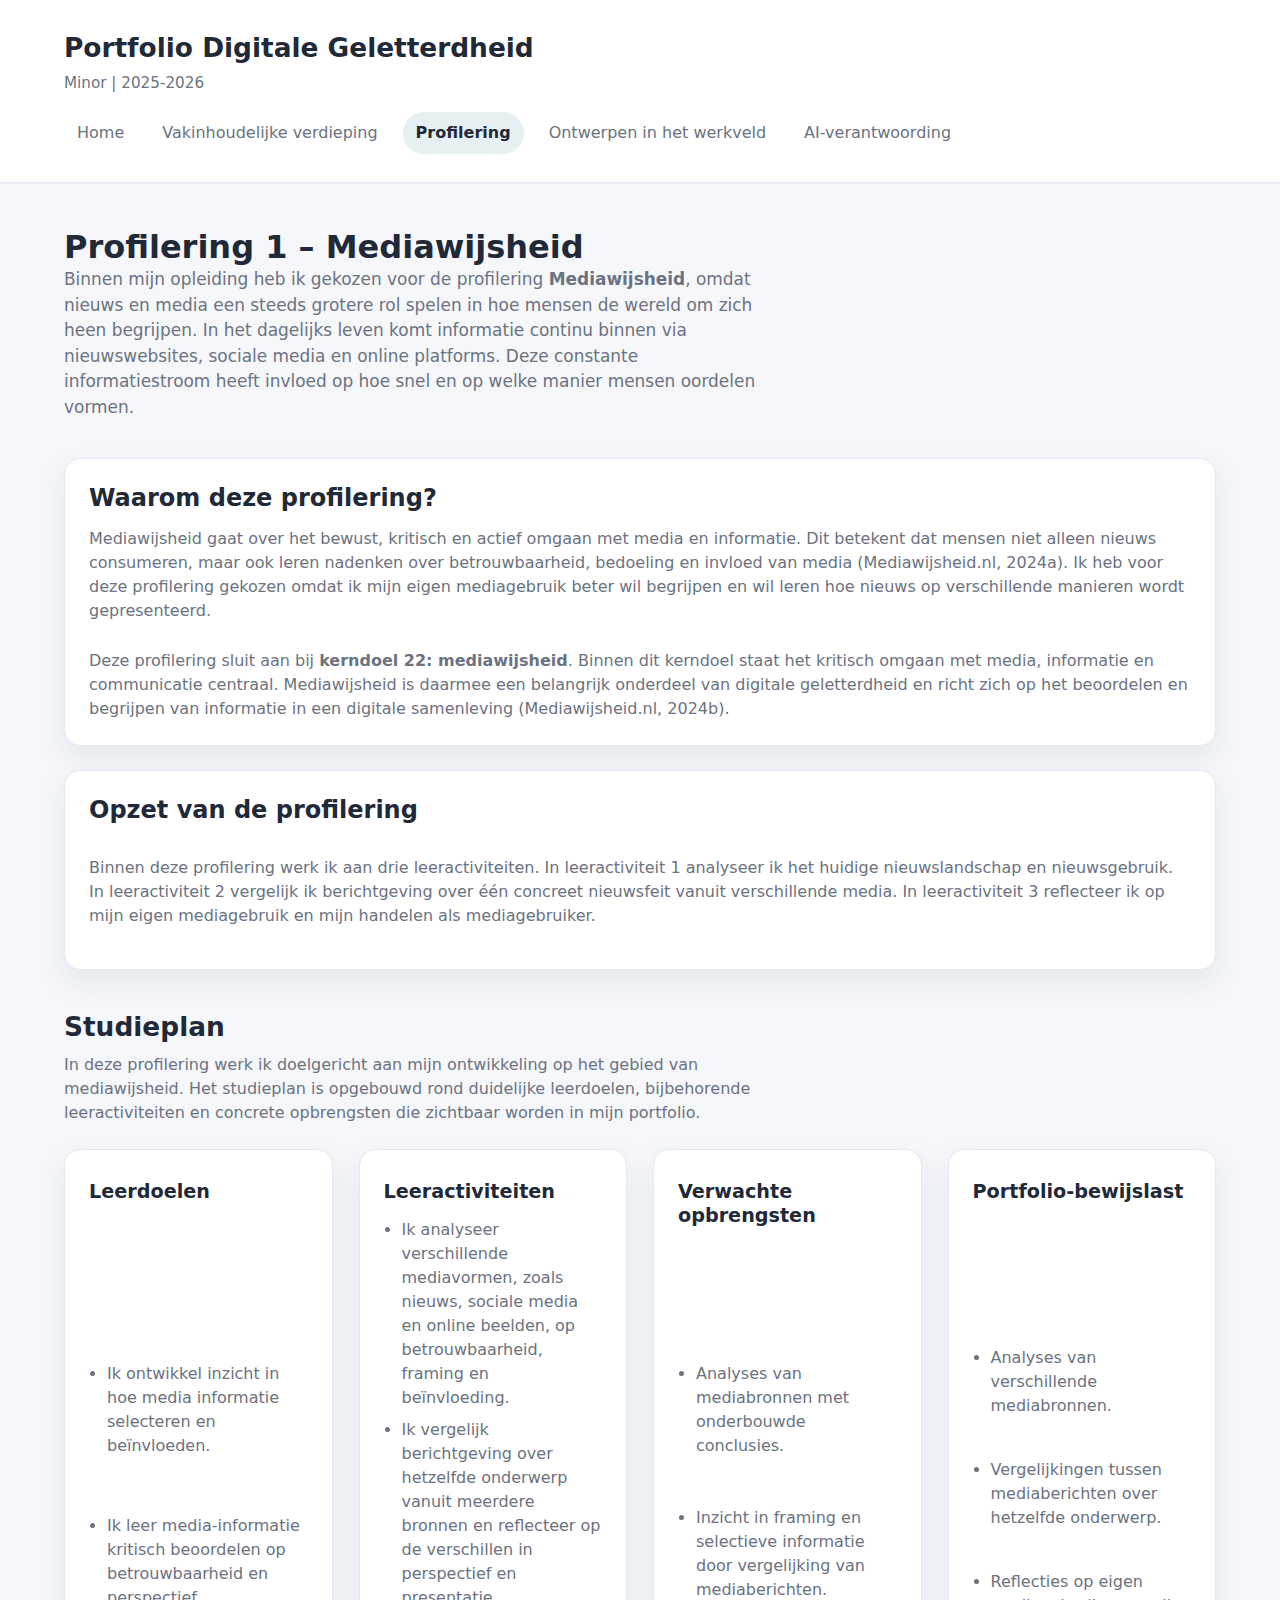
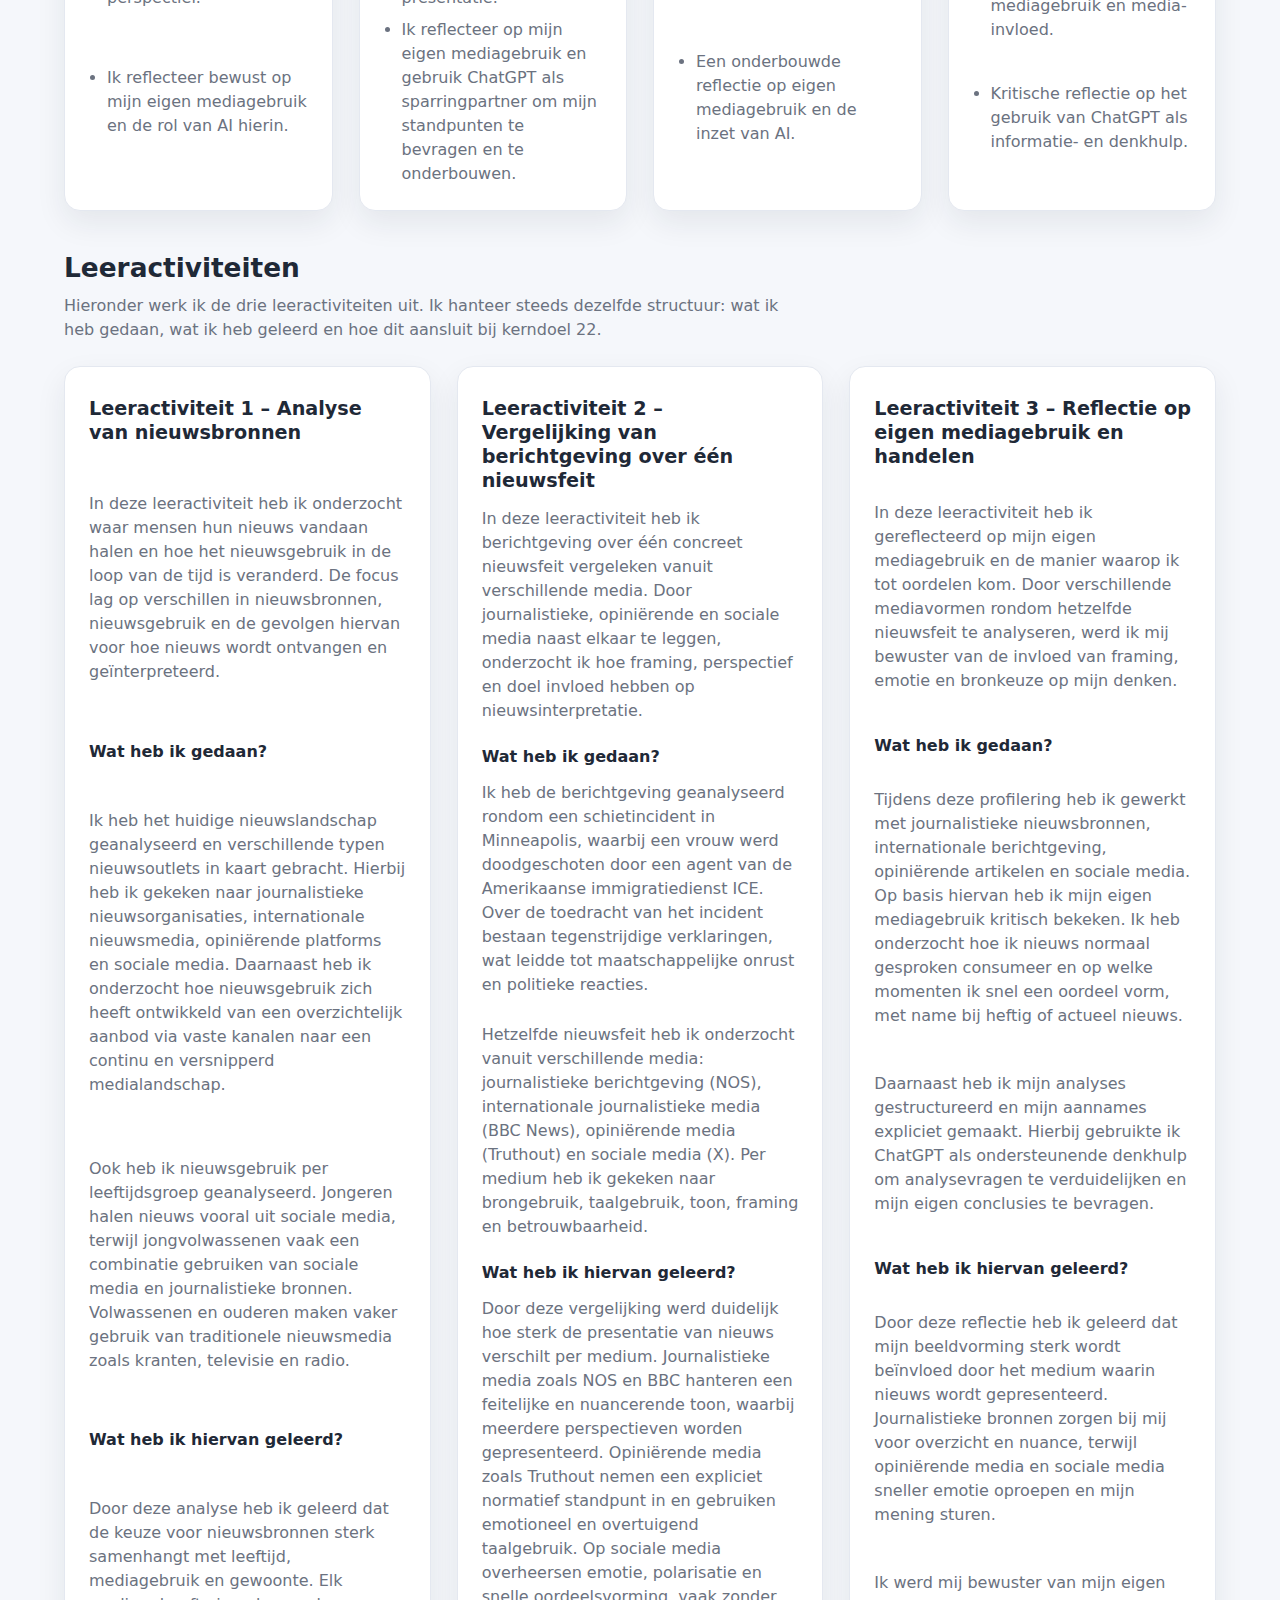
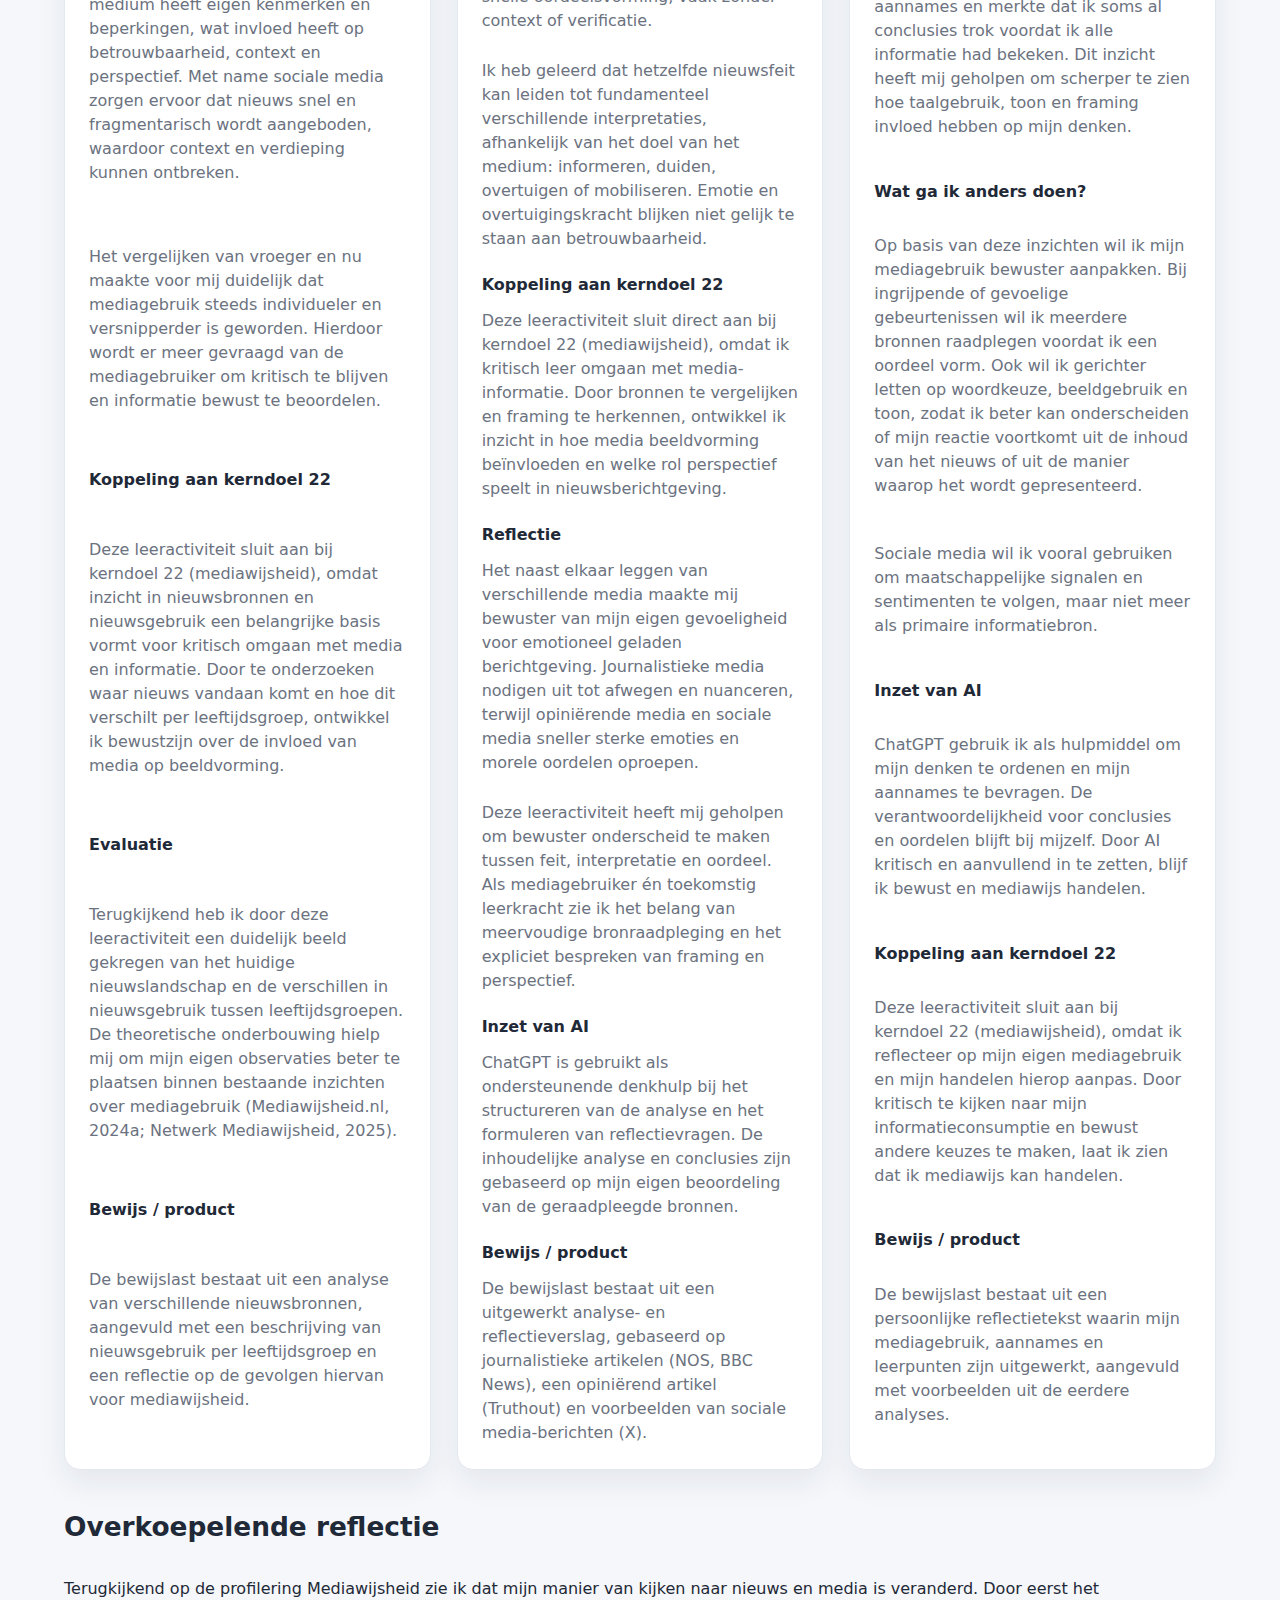
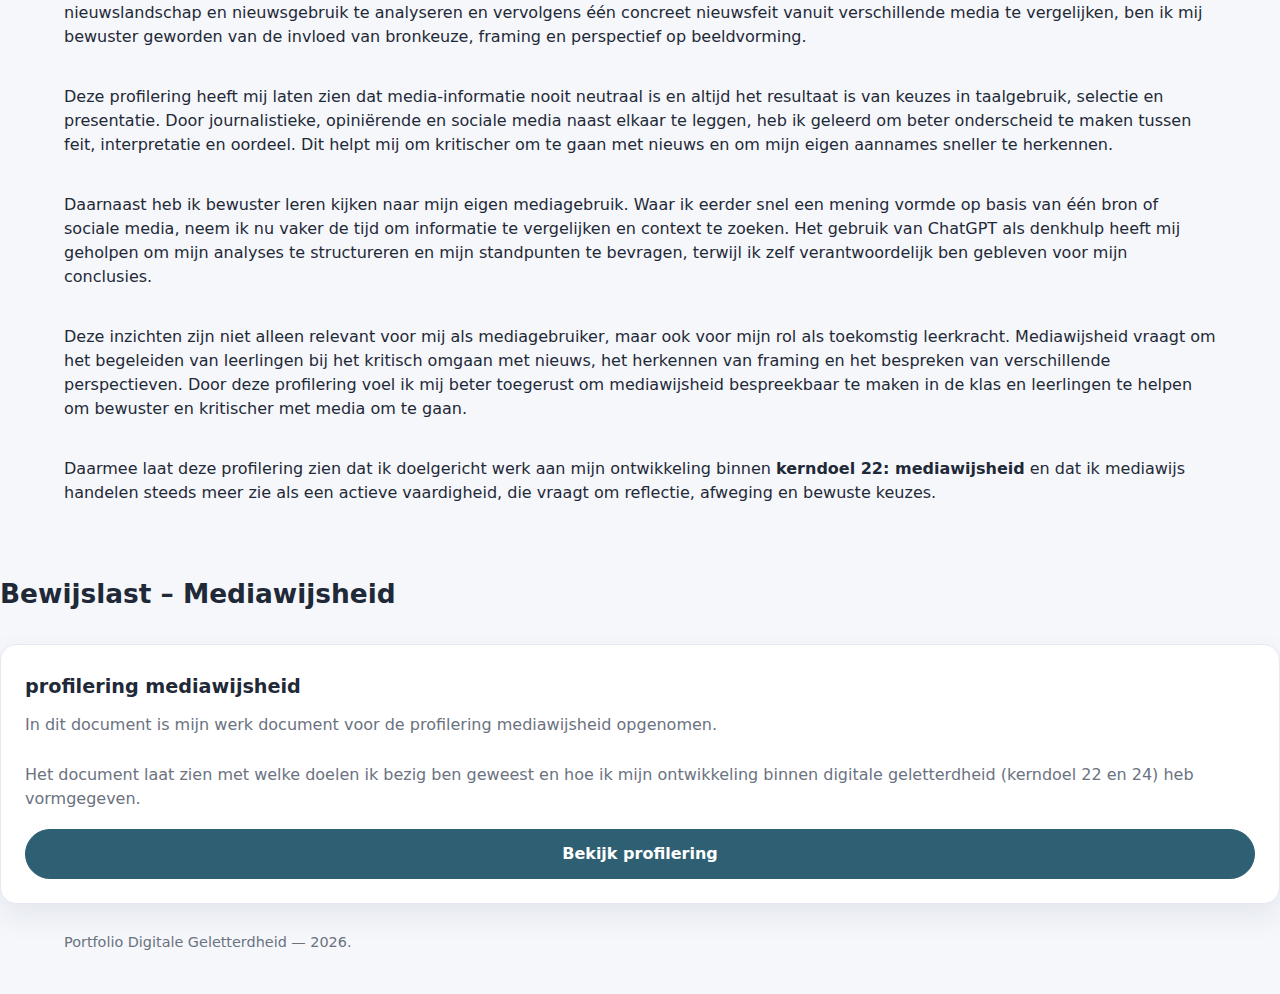
<file: profilering-1.html>
<!doctype html>
<html lang="nl">
  <head>
    <meta charset="utf-8" />
    <meta name="viewport" content="width=device-width, initial-scale=1" />
    <title>Portfolio Digitale Geletterdheid | Profilering 1 – Mediawijsheid</title>
    <link rel="stylesheet" href="styles.css" />
  </head>
  <body>
    <div class="page">
      <header class="site-header">
        <div class="brand">
          <span class="brand__title">Portfolio Digitale Geletterdheid</span>
          <span class="brand__subtitle">Minor | 2025-2026</span>
        </div>
        <nav class="site-nav">
          <a href="index.html">Home</a>
          <a href="vakinhoudelijke-verdieping.html">Vakinhoudelijke verdieping</a>
          <a class="is-active" href="profilering.html">Profilering</a>
          <a href="ontwerpen-in-het-werkveld.html">Ontwerpen in het werkveld</a>
          <a href="ai-verantwoording.html">AI-verantwoording</a>
        </nav>
      </header>

      <main class="content">
        <!-- 1) Intro -->
        <section class="section">
          <div class="section__header">
            <h1>Profilering 1 – Mediawijsheid</h1>

            <p class="lead">
              Binnen mijn opleiding heb ik gekozen voor de profilering <strong>Mediawijsheid</strong>, omdat nieuws en media een steeds grotere rol spelen in hoe mensen de wereld om zich heen begrijpen. In het dagelijks leven komt informatie continu binnen via nieuwswebsites, sociale media en online platforms. Deze constante informatiestroom heeft invloed op hoe snel en op welke manier mensen oordelen vormen.
            </p>
          </div>

          <div class="card">
            <h2>Waarom deze profilering?</h2>
            <p>
              Mediawijsheid gaat over het bewust, kritisch en actief omgaan met media en informatie. Dit betekent dat mensen niet alleen nieuws consumeren, maar ook leren nadenken over betrouwbaarheid, bedoeling en invloed van media (Mediawijsheid.nl, 2024a). Ik heb voor deze profilering gekozen omdat ik mijn eigen mediagebruik beter wil begrijpen en wil leren hoe nieuws op verschillende manieren wordt gepresenteerd.
            </p>
            <p>
              Deze profilering sluit aan bij <strong>kerndoel 22: mediawijsheid</strong>. Binnen dit kerndoel staat het kritisch omgaan met media, informatie en communicatie centraal. Mediawijsheid is daarmee een belangrijk onderdeel van digitale geletterdheid en richt zich op het beoordelen en begrijpen van informatie in een digitale samenleving (Mediawijsheid.nl, 2024b).
            </p>
          </div>

          <div class="card">
            <h2>Opzet van de profilering</h2>
            <p>
              Binnen deze profilering werk ik aan drie leeractiviteiten. In leeractiviteit 1 analyseer ik het huidige nieuwslandschap en nieuwsgebruik. In leeractiviteit 2 vergelijk ik berichtgeving over één concreet nieuwsfeit vanuit verschillende media. In leeractiviteit 3 reflecteer ik op mijn eigen mediagebruik en mijn handelen als mediagebruiker.
            </p>
          </div>
        </section>

        <!-- 2) Studieplan -->
        <section class="section">
          <div class="section__header">
            <h2>Studieplan</h2>
            <p>
              In deze profilering werk ik doelgericht aan mijn ontwikkeling op het gebied van mediawijsheid. Het studieplan is opgebouwd rond duidelijke leerdoelen, bijbehorende leeractiviteiten en concrete opbrengsten die zichtbaar worden in mijn portfolio.
            </p>
          </div>

          <div class="card-grid">
            <article class="card">
              <h3><strong>Leerdoelen</strong></h3>
              <ul>
                <li>Ik ontwikkel inzicht in hoe media informatie selecteren en beïnvloeden.</li>
                <li>Ik leer media-informatie kritisch beoordelen op betrouwbaarheid en perspectief.</li>
                <li>Ik reflecteer bewust op mijn eigen mediagebruik en de rol van AI hierin.</li>
              </ul>
            </article>

            <article class="card">
              <h3><strong>Leeractiviteiten</strong></h3>
              <ul>
                <li>Ik analyseer verschillende mediavormen, zoals nieuws, sociale media en online beelden, op betrouwbaarheid, framing en beïnvloeding.</li>
                <li>Ik vergelijk berichtgeving over hetzelfde onderwerp vanuit meerdere bronnen en reflecteer op de verschillen in perspectief en presentatie.</li>
                <li>Ik reflecteer op mijn eigen mediagebruik en gebruik ChatGPT als sparringpartner om mijn standpunten te bevragen en te onderbouwen.</li>
              </ul>
            </article>

            <article class="card">
              <h3><strong>Verwachte opbrengsten</strong></h3>
              <ul>
                <li>Analyses van mediabronnen met onderbouwde conclusies.</li>
                <li>Inzicht in framing en selectieve informatie door vergelijking van mediaberichten.</li>
                <li>Een onderbouwde reflectie op eigen mediagebruik en de inzet van AI.</li>
              </ul>
            </article>

            <article class="card">
              <h3><strong>Portfolio-bewijslast</strong></h3>
              <ul>
                <li>Analyses van verschillende mediabronnen.</li>
                <li>Vergelijkingen tussen mediaberichten over hetzelfde onderwerp.</li>
                <li>Reflecties op eigen mediagebruik en media-invloed.</li>
                <li>Kritische reflectie op het gebruik van ChatGPT als informatie- en denkhulp.</li>
              </ul>
            </article>
          </div>
        </section>

        <!-- 3) Leeractiviteiten -->
        <section class="section">
          <div class="section__header">
            <h2>Leeractiviteiten</h2>
            <p>
              Hieronder werk ik de drie leeractiviteiten uit. Ik hanteer steeds dezelfde structuur: wat ik heb gedaan, wat ik heb geleerd en hoe dit aansluit bij kerndoel 22.
            </p>
          </div>

          <div class="card-grid">
            <article class="card">
              <h3><strong>Leeractiviteit 1 – Analyse van nieuwsbronnen</strong></h3>

              <p class="card-summary">
                In deze leeractiviteit heb ik onderzocht waar mensen hun nieuws vandaan halen en hoe het nieuwsgebruik in de loop van de tijd is veranderd. De focus lag op verschillen in nieuwsbronnen, nieuwsgebruik en de gevolgen hiervan voor hoe nieuws wordt ontvangen en geïnterpreteerd.
              </p>

              <h4>Wat heb ik gedaan?</h4>
              <p>
                Ik heb het huidige nieuwslandschap geanalyseerd en verschillende typen nieuwsoutlets in kaart gebracht. Hierbij heb ik gekeken naar journalistieke nieuwsorganisaties, internationale nieuwsmedia, opiniërende platforms en sociale media. Daarnaast heb ik onderzocht hoe nieuwsgebruik zich heeft ontwikkeld van een overzichtelijk aanbod via vaste kanalen naar een continu en versnipperd medialandschap.
              </p>
              <p>
                Ook heb ik nieuwsgebruik per leeftijdsgroep geanalyseerd. Jongeren halen nieuws vooral uit sociale media, terwijl jongvolwassenen vaak een combinatie gebruiken van sociale media en journalistieke bronnen. Volwassenen en ouderen maken vaker gebruik van traditionele nieuwsmedia zoals kranten, televisie en radio.
              </p>

              <h4>Wat heb ik hiervan geleerd?</h4>
              <p>
                Door deze analyse heb ik geleerd dat de keuze voor nieuwsbronnen sterk samenhangt met leeftijd, mediagebruik en gewoonte. Elk medium heeft eigen kenmerken en beperkingen, wat invloed heeft op betrouwbaarheid, context en perspectief. Met name sociale media zorgen ervoor dat nieuws snel en fragmentarisch wordt aangeboden, waardoor context en verdieping kunnen ontbreken.
              </p>
              <p>
                Het vergelijken van vroeger en nu maakte voor mij duidelijk dat mediagebruik steeds individueler en versnipperder is geworden. Hierdoor wordt er meer gevraagd van de mediagebruiker om kritisch te blijven en informatie bewust te beoordelen.
              </p>

              <h4>Koppeling aan kerndoel 22</h4>
              <p>
                Deze leeractiviteit sluit aan bij kerndoel 22 (mediawijsheid), omdat inzicht in nieuwsbronnen en nieuwsgebruik een belangrijke basis vormt voor kritisch omgaan met media en informatie. Door te onderzoeken waar nieuws vandaan komt en hoe dit verschilt per leeftijdsgroep, ontwikkel ik bewustzijn over de invloed van media op beeldvorming.
              </p>

              <h4>Evaluatie</h4>
              <p>
                Terugkijkend heb ik door deze leeractiviteit een duidelijk beeld gekregen van het huidige nieuwslandschap en de verschillen in nieuwsgebruik tussen leeftijdsgroepen. De theoretische onderbouwing hielp mij om mijn eigen observaties beter te plaatsen binnen bestaande inzichten over mediagebruik (Mediawijsheid.nl, 2024a; Netwerk Mediawijsheid, 2025).
              </p>

              <h4>Bewijs / product</h4>
              <p>
                De bewijslast bestaat uit een analyse van verschillende nieuwsbronnen, aangevuld met een beschrijving van nieuwsgebruik per leeftijdsgroep en een reflectie op de gevolgen hiervan voor mediawijsheid.
              </p>
            </article>

            <article class="card">
              <h3><strong>Leeractiviteit 2 – Vergelijking van berichtgeving over één nieuwsfeit</strong></h3>

              <p class="card-summary">
                In deze leeractiviteit heb ik berichtgeving over één concreet nieuwsfeit vergeleken vanuit verschillende media. Door journalistieke, opiniërende en sociale media naast elkaar te leggen, onderzocht ik hoe framing, perspectief en doel invloed hebben op nieuwsinterpretatie.
              </p>

              <h4>Wat heb ik gedaan?</h4>
              <p>
                Ik heb de berichtgeving geanalyseerd rondom een schietincident in Minneapolis, waarbij een vrouw werd doodgeschoten door een agent van de Amerikaanse immigratiedienst ICE. Over de toedracht van het incident bestaan tegenstrijdige verklaringen, wat leidde tot maatschappelijke onrust en politieke reacties.
              </p>
              <p>
                Hetzelfde nieuwsfeit heb ik onderzocht vanuit verschillende media: journalistieke berichtgeving (NOS), internationale journalistieke media (BBC News), opiniërende media (Truthout) en sociale media (X). Per medium heb ik gekeken naar brongebruik, taalgebruik, toon, framing en betrouwbaarheid.
              </p>

              <h4>Wat heb ik hiervan geleerd?</h4>
              <p>
                Door deze vergelijking werd duidelijk hoe sterk de presentatie van nieuws verschilt per medium. Journalistieke media zoals NOS en BBC hanteren een feitelijke en nuancerende toon, waarbij meerdere perspectieven worden gepresenteerd. Opiniërende media zoals Truthout nemen een expliciet normatief standpunt in en gebruiken emotioneel en overtuigend taalgebruik. Op sociale media overheersen emotie, polarisatie en snelle oordeelsvorming, vaak zonder context of verificatie.
              </p>
              <p>
                Ik heb geleerd dat hetzelfde nieuwsfeit kan leiden tot fundamenteel verschillende interpretaties, afhankelijk van het doel van het medium: informeren, duiden, overtuigen of mobiliseren. Emotie en overtuigingskracht blijken niet gelijk te staan aan betrouwbaarheid.
              </p>

              <h4>Koppeling aan kerndoel 22</h4>
              <p>
                Deze leeractiviteit sluit direct aan bij kerndoel 22 (mediawijsheid), omdat ik kritisch leer omgaan met media-informatie. Door bronnen te vergelijken en framing te herkennen, ontwikkel ik inzicht in hoe media beeldvorming beïnvloeden en welke rol perspectief speelt in nieuwsberichtgeving.
              </p>

              <h4>Reflectie</h4>
              <p>
                Het naast elkaar leggen van verschillende media maakte mij bewuster van mijn eigen gevoeligheid voor emotioneel geladen berichtgeving. Journalistieke media nodigen uit tot afwegen en nuanceren, terwijl opiniërende media en sociale media sneller sterke emoties en morele oordelen oproepen.
              </p>
              <p>
                Deze leeractiviteit heeft mij geholpen om bewuster onderscheid te maken tussen feit, interpretatie en oordeel. Als mediagebruiker én toekomstig leerkracht zie ik het belang van meervoudige bronraadpleging en het expliciet bespreken van framing en perspectief.
              </p>

              <h4>Inzet van AI</h4>
              <p>
                ChatGPT is gebruikt als ondersteunende denkhulp bij het structureren van de analyse en het formuleren van reflectievragen. De inhoudelijke analyse en conclusies zijn gebaseerd op mijn eigen beoordeling van de geraadpleegde bronnen.
              </p>

              <h4>Bewijs / product</h4>
              <p>
                De bewijslast bestaat uit een uitgewerkt analyse- en reflectieverslag, gebaseerd op journalistieke artikelen (NOS, BBC News), een opiniërend artikel (Truthout) en voorbeelden van sociale media-berichten (X).
              </p>
            </article>

            <article class="card">
              <h3><strong>Leeractiviteit 3 – Reflectie op eigen mediagebruik en handelen</strong></h3>

              <p class="card-summary">
                In deze leeractiviteit heb ik gereflecteerd op mijn eigen mediagebruik en de manier waarop ik tot oordelen kom. Door verschillende mediavormen rondom hetzelfde nieuwsfeit te analyseren, werd ik mij bewuster van de invloed van framing, emotie en bronkeuze op mijn denken.
              </p>

              <h4>Wat heb ik gedaan?</h4>
              <p>
                Tijdens deze profilering heb ik gewerkt met journalistieke nieuwsbronnen, internationale berichtgeving, opiniërende artikelen en sociale media. Op basis hiervan heb ik mijn eigen mediagebruik kritisch bekeken. Ik heb onderzocht hoe ik nieuws normaal gesproken consumeer en op welke momenten ik snel een oordeel vorm, met name bij heftig of actueel nieuws.
              </p>
              <p>
                Daarnaast heb ik mijn analyses gestructureerd en mijn aannames expliciet gemaakt. Hierbij gebruikte ik ChatGPT als ondersteunende denkhulp om analysevragen te verduidelijken en mijn eigen conclusies te bevragen.
              </p>

              <h4>Wat heb ik hiervan geleerd?</h4>
              <p>
                Door deze reflectie heb ik geleerd dat mijn beeldvorming sterk wordt beïnvloed door het medium waarin nieuws wordt gepresenteerd. Journalistieke bronnen zorgen bij mij voor overzicht en nuance, terwijl opiniërende media en sociale media sneller emotie oproepen en mijn mening sturen.
              </p>
              <p>
                Ik werd mij bewuster van mijn eigen aannames en merkte dat ik soms al conclusies trok voordat ik alle informatie had bekeken. Dit inzicht heeft mij geholpen om scherper te zien hoe taalgebruik, toon en framing invloed hebben op mijn denken.
              </p>

              <h4>Wat ga ik anders doen?</h4>
              <p>
                Op basis van deze inzichten wil ik mijn mediagebruik bewuster aanpakken. Bij ingrijpende of gevoelige gebeurtenissen wil ik meerdere bronnen raadplegen voordat ik een oordeel vorm. Ook wil ik gerichter letten op woordkeuze, beeldgebruik en toon, zodat ik beter kan onderscheiden of mijn reactie voortkomt uit de inhoud van het nieuws of uit de manier waarop het wordt gepresenteerd.
              </p>
              <p>
                Sociale media wil ik vooral gebruiken om maatschappelijke signalen en sentimenten te volgen, maar niet meer als primaire informatiebron.
              </p>

              <h4>Inzet van AI</h4>
              <p>
                ChatGPT gebruik ik als hulpmiddel om mijn denken te ordenen en mijn aannames te bevragen. De verantwoordelijkheid voor conclusies en oordelen blijft bij mijzelf. Door AI kritisch en aanvullend in te zetten, blijf ik bewust en mediawijs handelen.
              </p>

              <h4>Koppeling aan kerndoel 22</h4>
              <p>
                Deze leeractiviteit sluit aan bij kerndoel 22 (mediawijsheid), omdat ik reflecteer op mijn eigen mediagebruik en mijn handelen hierop aanpas. Door kritisch te kijken naar mijn informatieconsumptie en bewust andere keuzes te maken, laat ik zien dat ik mediawijs kan handelen.
              </p>

              <h4>Bewijs / product</h4>
              <p>
                De bewijslast bestaat uit een persoonlijke reflectietekst waarin mijn mediagebruik, aannames en leerpunten zijn uitgewerkt, aangevuld met voorbeelden uit de eerdere analyses.
              </p>
            </article>
          </div>
        </section>

        <!-- 4) Overkoepelende reflectie -->
        <section class="section">
          <div class="section__header">
            <h2>Overkoepelende reflectie</h2>
          </div>

          <p>
            Terugkijkend op de profilering Mediawijsheid zie ik dat mijn manier van kijken naar nieuws en media is veranderd. Door eerst het nieuwslandschap en nieuwsgebruik te analyseren en vervolgens één concreet nieuwsfeit vanuit verschillende media te vergelijken, ben ik mij bewuster geworden van de invloed van bronkeuze, framing en perspectief op beeldvorming.
          </p>

          <p>
            Deze profilering heeft mij laten zien dat media-informatie nooit neutraal is en altijd het resultaat is van keuzes in taalgebruik, selectie en presentatie. Door journalistieke, opiniërende en sociale media naast elkaar te leggen, heb ik geleerd om beter onderscheid te maken tussen feit, interpretatie en oordeel. Dit helpt mij om kritischer om te gaan met nieuws en om mijn eigen aannames sneller te herkennen.
          </p>

          <p>
            Daarnaast heb ik bewuster leren kijken naar mijn eigen mediagebruik. Waar ik eerder snel een mening vormde op basis van één bron of sociale media, neem ik nu vaker de tijd om informatie te vergelijken en context te zoeken. Het gebruik van ChatGPT als denkhulp heeft mij geholpen om mijn analyses te structureren en mijn standpunten te bevragen, terwijl ik zelf verantwoordelijk ben gebleven voor mijn conclusies.
          </p>

          <p>
            Deze inzichten zijn niet alleen relevant voor mij als mediagebruiker, maar ook voor mijn rol als toekomstig leerkracht. Mediawijsheid vraagt om het begeleiden van leerlingen bij het kritisch omgaan met nieuws, het herkennen van framing en het bespreken van verschillende perspectieven. Door deze profilering voel ik mij beter toegerust om mediawijsheid bespreekbaar te maken in de klas en leerlingen te helpen om bewuster en kritischer met media om te gaan.
          </p>

          <p>
            Daarmee laat deze profilering zien dat ik doelgericht werk aan mijn ontwikkeling binnen <strong>kerndoel 22: mediawijsheid</strong> en dat ik mediawijs handelen steeds meer zie als een actieve vaardigheid, die vraagt om reflectie, afweging en bewuste keuzes.
          </p>
        </section>
      </main>
      <section class="section">
  <div class="section__header">
    <h2>Bewijslast – Mediawijsheid</h2>
  </div>

  <div class="card">
    <h3>profilering mediawijsheid</h3>
    <p>
      In dit document is mijn werk document voor de profilering mediawijsheid opgenomen. 
    </p>

    <p>
      Het document laat zien met welke doelen ik bezig ben geweest en hoe ik mijn ontwikkeling binnen 
      digitale geletterdheid (kerndoel 22 en 24) heb vormgegeven.
    </p>

    <a class="button" href="assets/Profilering Mediawijsheid.docx" target="_blank">
      Bekijk profilering 
    </a>
  </div>
</section>

      <footer class="site-footer">
        <p>Portfolio Digitale Geletterdheid — statische versie.</p>
      </footer>
    </div>
    <script src="script.js"></script>
  </body>
</html>
</file>
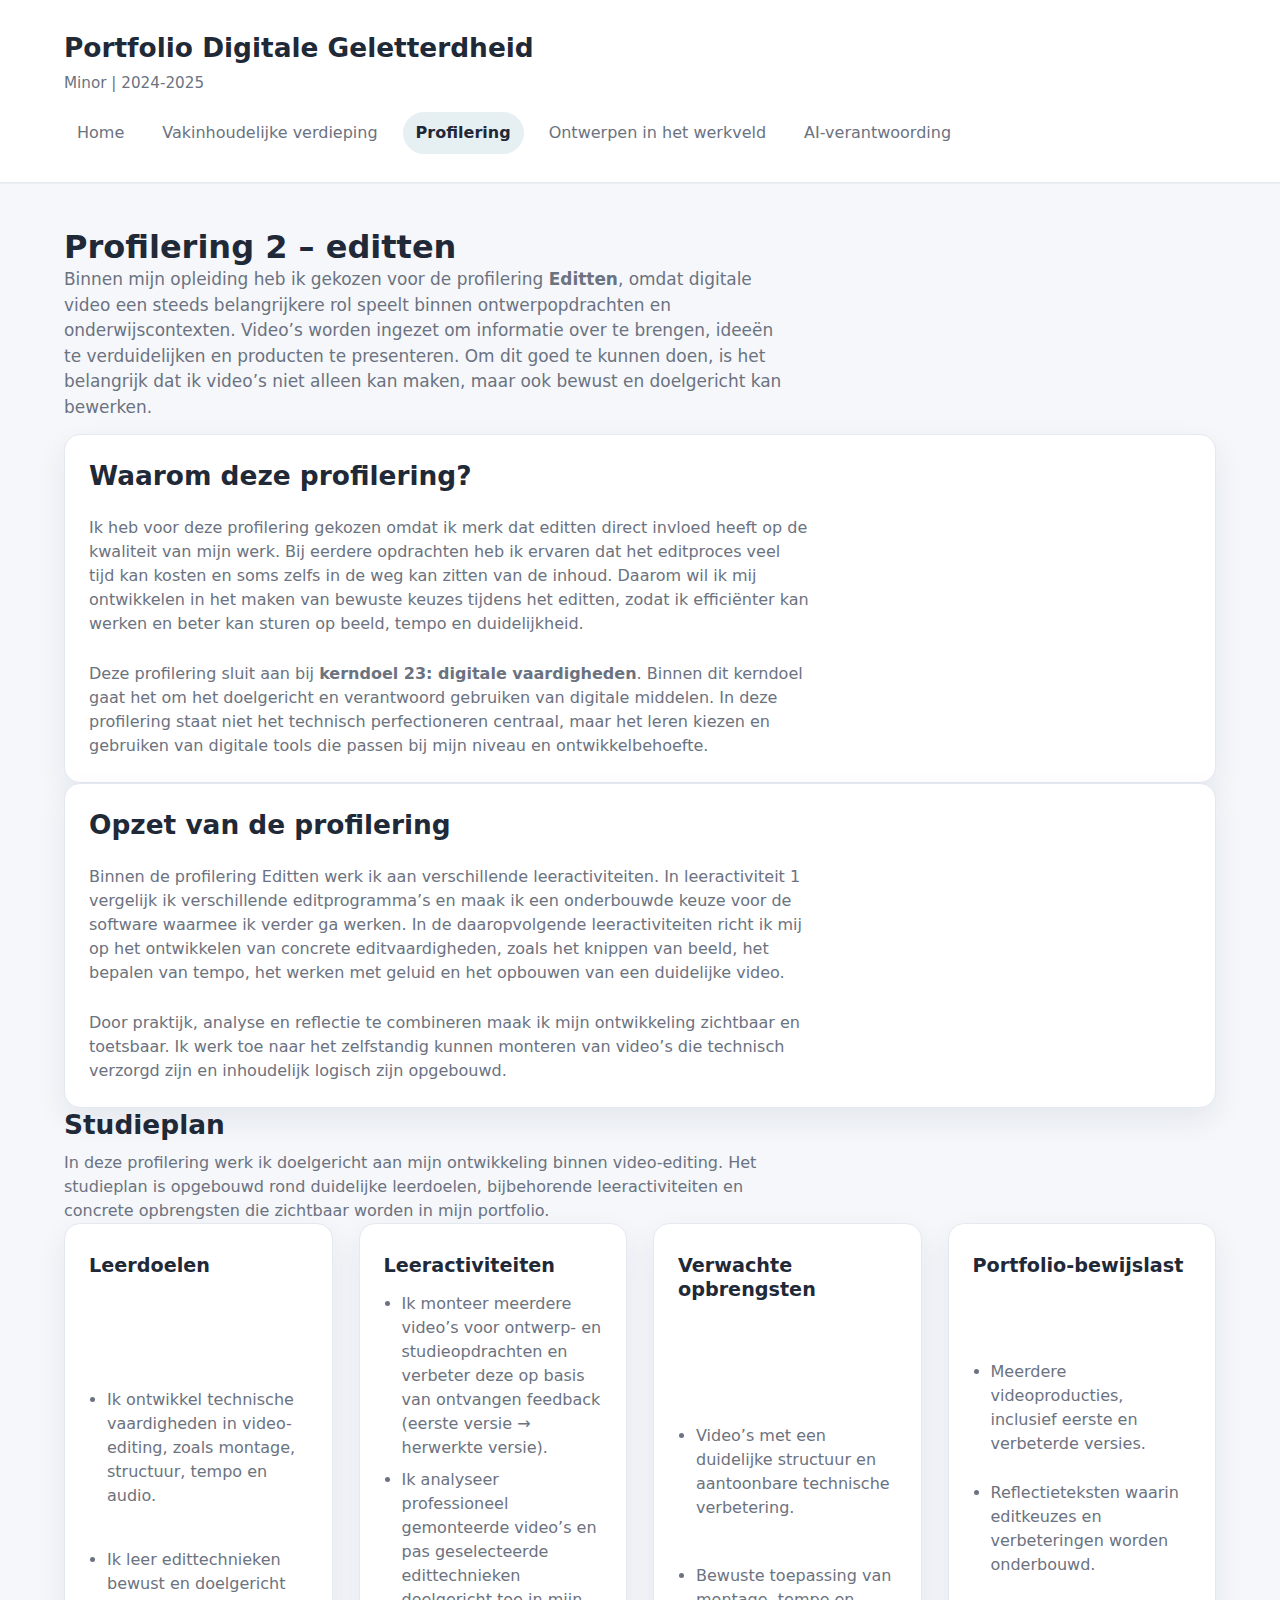
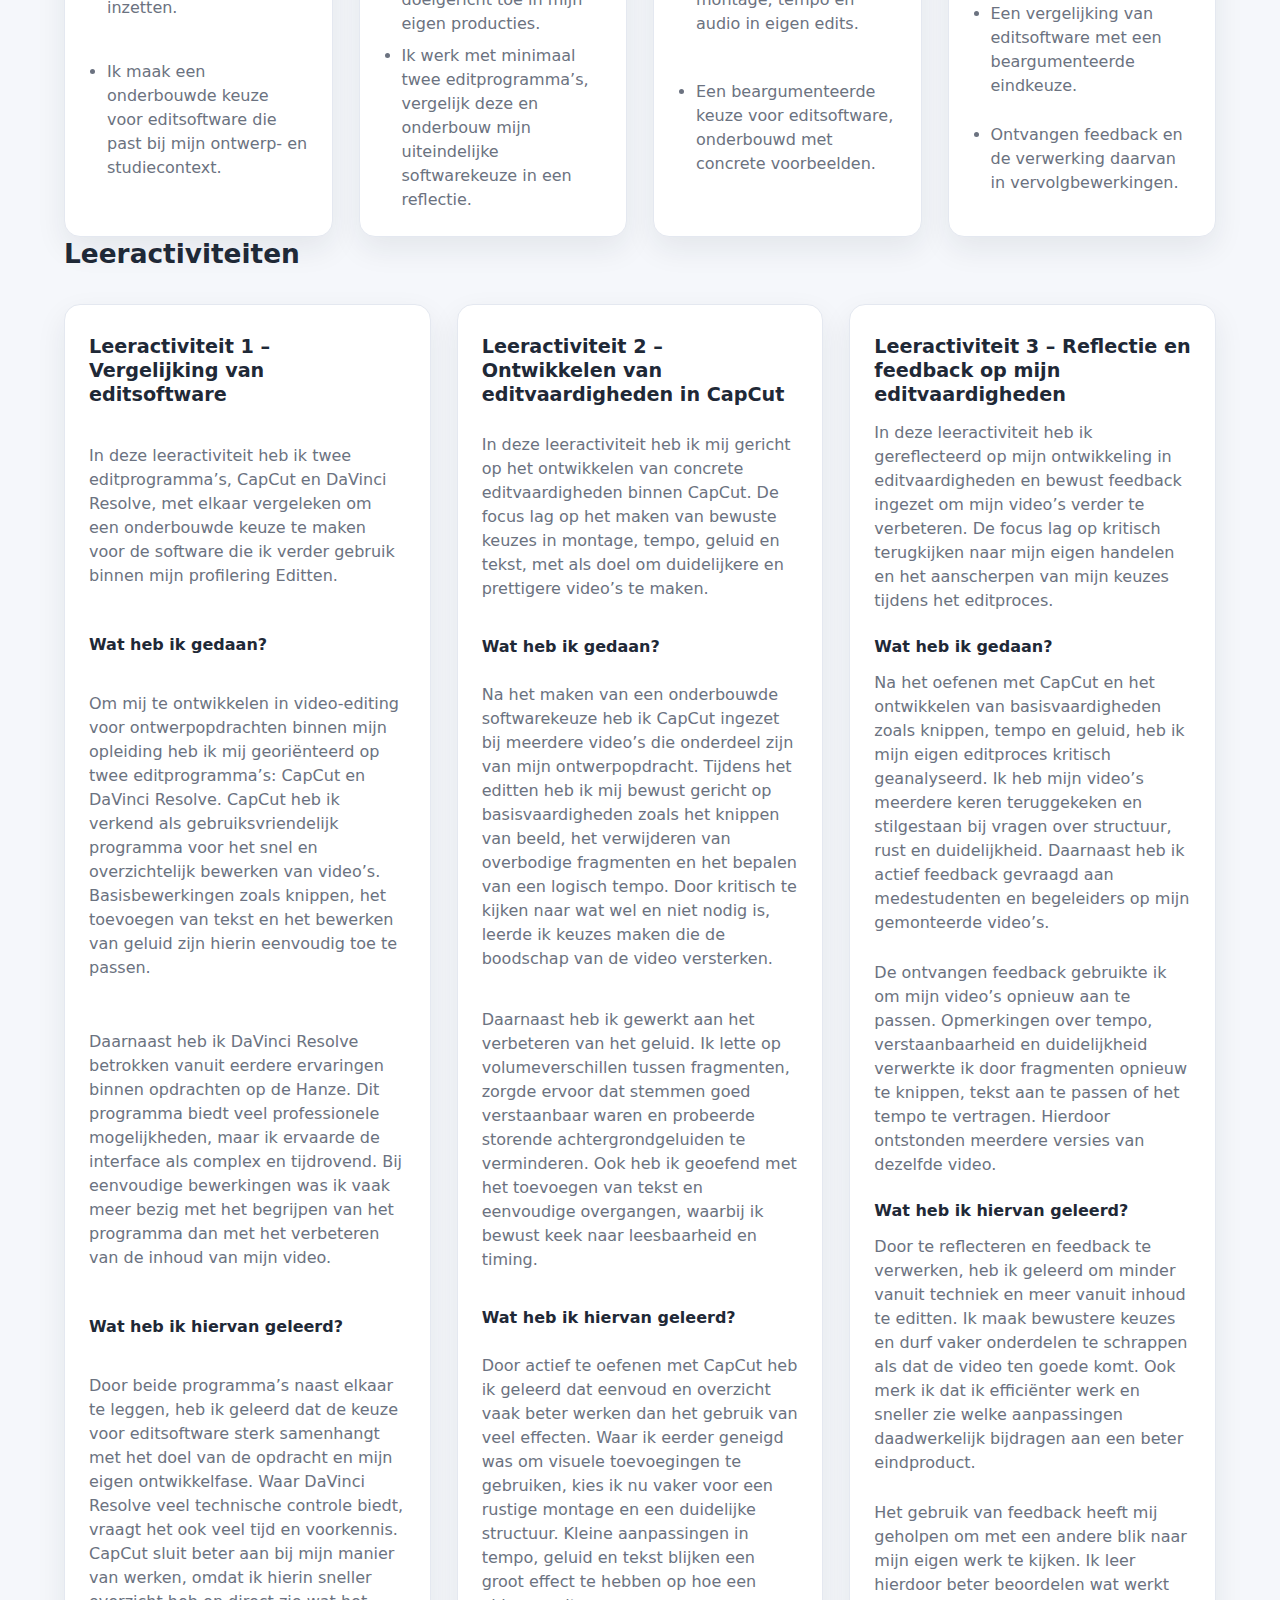
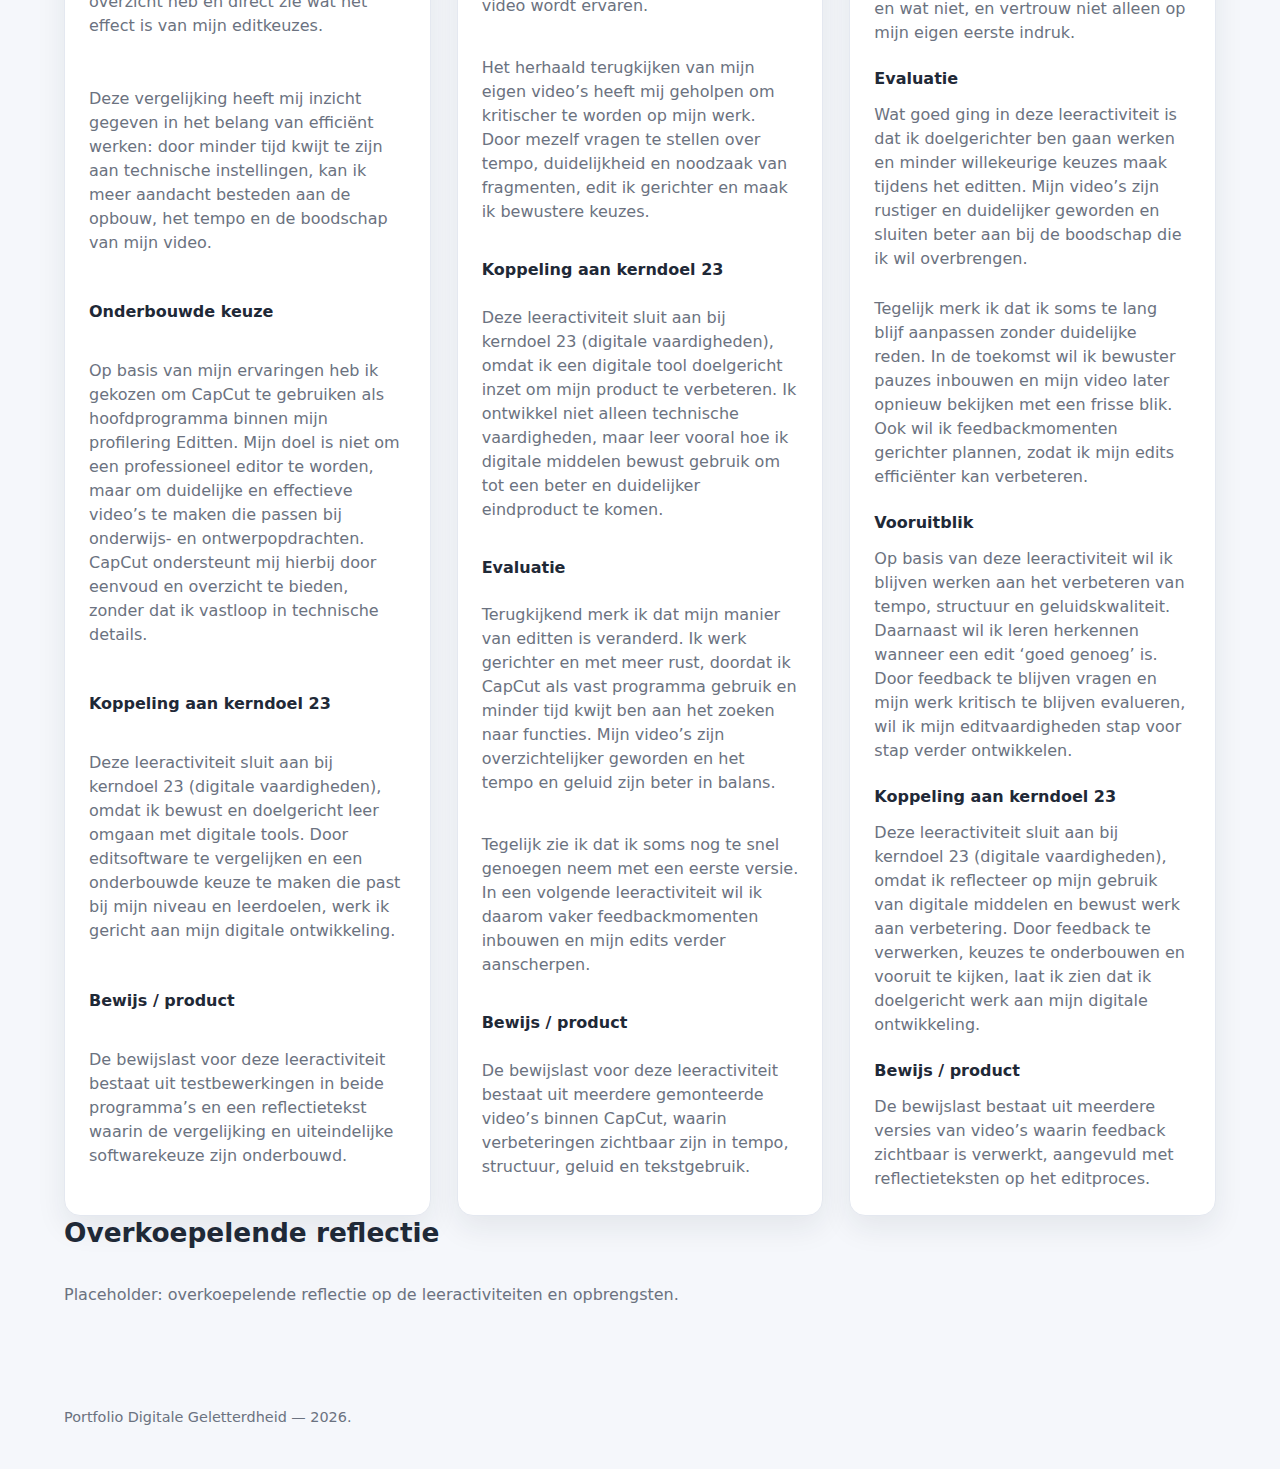
<file: profilering-2.html>
<!doctype html>
<html lang="nl">
  <head>
    <meta charset="utf-8" />
    <meta name="viewport" content="width=device-width, initial-scale=1" />
    <title>Portfolio Digitale Geletterdheid | Profilering 2 – editten</title>
    <link rel="stylesheet" href="styles.css" />
  </head>
  <body>
    <div class="page">
      <header class="site-header">
        <div class="brand">
          <span class="brand__title">Portfolio Digitale Geletterdheid</span>
          <span class="brand__subtitle">Minor | 2024-2025</span>
        </div>
        <nav class="site-nav">
          <a href="index.html">Home</a>
          <a href="vakinhoudelijke-verdieping.html">Vakinhoudelijke verdieping</a>
          <a class="is-active" href="profilering.html">Profilering</a>
          <a href="ontwerpen-in-het-werkveld.html">Ontwerpen in het werkveld</a>
          <a href="ai-verantwoording.html">AI-verantwoording</a>
        </nav>
      </header>

      <main class="content">
        <section class="section">
          <div class="section__header">
            <h1>Profilering 2 – editten</h1>
            <p class="lead">
Binnen mijn opleiding heb ik gekozen voor de profilering <strong>Editten</strong>, omdat digitale video een steeds belangrijkere rol speelt binnen ontwerpopdrachten en onderwijscontexten. Video’s worden ingezet om informatie over te brengen, ideeën te verduidelijken en producten te presenteren. Om dit goed te kunnen doen, is het belangrijk dat ik video’s niet alleen kan maken, maar ook bewust en doelgericht kan bewerken.
</p>

<div class="card">
  <h2>Waarom deze profilering?</h2>
  <p>
    Ik heb voor deze profilering gekozen omdat ik merk dat editten direct invloed heeft op de kwaliteit van mijn werk. Bij eerdere opdrachten heb ik ervaren dat het editproces veel tijd kan kosten en soms zelfs in de weg kan zitten van de inhoud. Daarom wil ik mij ontwikkelen in het maken van bewuste keuzes tijdens het editten, zodat ik efficiënter kan werken en beter kan sturen op beeld, tempo en duidelijkheid.
  </p>

  <p>
    Deze profilering sluit aan bij <strong>kerndoel 23: digitale vaardigheden</strong>. Binnen dit kerndoel gaat het om het doelgericht en verantwoord gebruiken van digitale middelen. In deze profilering staat niet het technisch perfectioneren centraal, maar het leren kiezen en gebruiken van digitale tools die passen bij mijn niveau en ontwikkelbehoefte.
  </p>
</div>

<div class="card">
  <h2>Opzet van de profilering</h2>
  <p>
    Binnen de profilering Editten werk ik aan verschillende leeractiviteiten. In leeractiviteit 1 vergelijk ik verschillende editprogramma’s en maak ik een onderbouwde keuze voor de software waarmee ik verder ga werken. In de daaropvolgende leeractiviteiten richt ik mij op het ontwikkelen van concrete editvaardigheden, zoals het knippen van beeld, het bepalen van tempo, het werken met geluid en het opbouwen van een duidelijke video.
  </p>

  <p>
    Door praktijk, analyse en reflectie te combineren maak ik mijn ontwikkeling zichtbaar en toetsbaar. Ik werk toe naar het zelfstandig kunnen monteren van video’s die technisch verzorgd zijn en inhoudelijk logisch zijn opgebouwd.
  </p>
</div>

            
<div class="section__header">
  <h2>Studieplan</h2>
  <p>
    In deze profilering werk ik doelgericht aan mijn ontwikkeling binnen video-editing. Het studieplan is opgebouwd rond duidelijke leerdoelen, bijbehorende leeractiviteiten en concrete opbrengsten die zichtbaar worden in mijn portfolio.
  </p>
</div>

<div class="card-grid">
  <!-- Leerdoelen -->
  <article class="card">
    <h3><strong>Leerdoelen</strong></h3>
    <ul>
      <li>
        Ik ontwikkel technische vaardigheden in video-editing, zoals montage, structuur, tempo en audio.
      </li>
      <li>
        Ik leer edittechnieken bewust en doelgericht inzetten.
      </li>
      <li>
        Ik maak een onderbouwde keuze voor editsoftware die past bij mijn ontwerp- en studiecontext.
      </li>
    </ul>
  </article>

  <!-- Leeractiviteiten -->
  <article class="card">
    <h3><strong>Leeractiviteiten</strong></h3>
    <ul>
      <li>
        Ik monteer meerdere video’s voor ontwerp- en studieopdrachten en verbeter deze op basis van ontvangen feedback (eerste versie → herwerkte versie).
      </li>
      <li>
        Ik analyseer professioneel gemonteerde video’s en pas geselecteerde edittechnieken doelgericht toe in mijn eigen producties.
      </li>
      <li>
        Ik werk met minimaal twee editprogramma’s, vergelijk deze en onderbouw mijn uiteindelijke softwarekeuze in een reflectie.
      </li>
    </ul>
  </article>

  <!-- Verwachte opbrengsten -->
  <article class="card">
    <h3><strong>Verwachte opbrengsten</strong></h3>
    <ul>
      <li>
        Video’s met een duidelijke structuur en aantoonbare technische verbetering.
      </li>
      <li>
        Bewuste toepassing van montage, tempo en audio in eigen edits.
      </li>
      <li>
        Een beargumenteerde keuze voor editsoftware, onderbouwd met concrete voorbeelden.
      </li>
    </ul>
  </article>

  <!-- Portfolio-bewijslast -->
  <article class="card">
    <h3><strong>Portfolio-bewijslast</strong></h3>
    <ul>
      <li>
        Meerdere videoproducties, inclusief eerste en verbeterde versies.
      </li>
      <li>
        Reflectieteksten waarin editkeuzes en verbeteringen worden onderbouwd.
      </li>
      <li>
        Een vergelijking van editsoftware met een beargumenteerde eindkeuze.
      </li>
      <li>
        Ontvangen feedback en de verwerking daarvan in vervolgbewerkingen.
      </li>
    </ul>
  </article>
</div>

<section class="section">
  <div class="section__header">
    <h2>Leeractiviteiten</h2>
  </div>
  <div class="card-grid">
    <article class="card">
  <h3><strong>Leeractiviteit 1 – Vergelijking van editsoftware</strong></h3>

  <p class="card-summary">
    In deze leeractiviteit heb ik twee editprogramma’s, CapCut en DaVinci Resolve, met elkaar vergeleken om een onderbouwde keuze te maken voor de software die ik verder gebruik binnen mijn profilering Editten.
  </p>

  <h4>Wat heb ik gedaan?</h4>
  <p>
    Om mij te ontwikkelen in video-editing voor ontwerpopdrachten binnen mijn opleiding heb ik mij georiënteerd op twee editprogramma’s: CapCut en DaVinci Resolve. CapCut heb ik verkend als gebruiksvriendelijk programma voor het snel en overzichtelijk bewerken van video’s. Basisbewerkingen zoals knippen, het toevoegen van tekst en het bewerken van geluid zijn hierin eenvoudig toe te passen.
  </p>
  <p>
    Daarnaast heb ik DaVinci Resolve betrokken vanuit eerdere ervaringen binnen opdrachten op de Hanze. Dit programma biedt veel professionele mogelijkheden, maar ik ervaarde de interface als complex en tijdrovend. Bij eenvoudige bewerkingen was ik vaak meer bezig met het begrijpen van het programma dan met het verbeteren van de inhoud van mijn video.
  </p>

  <h4>Wat heb ik hiervan geleerd?</h4>
  <p>
    Door beide programma’s naast elkaar te leggen, heb ik geleerd dat de keuze voor editsoftware sterk samenhangt met het doel van de opdracht en mijn eigen ontwikkelfase. Waar DaVinci Resolve veel technische controle biedt, vraagt het ook veel tijd en voorkennis. CapCut sluit beter aan bij mijn manier van werken, omdat ik hierin sneller overzicht heb en direct zie wat het effect is van mijn editkeuzes.
  </p>
  <p>
    Deze vergelijking heeft mij inzicht gegeven in het belang van efficiënt werken: door minder tijd kwijt te zijn aan technische instellingen, kan ik meer aandacht besteden aan de opbouw, het tempo en de boodschap van mijn video.
  </p>

  <h4>Onderbouwde keuze</h4>
  <p>
    Op basis van mijn ervaringen heb ik gekozen om CapCut te gebruiken als hoofdprogramma binnen mijn profilering Editten. Mijn doel is niet om een professioneel editor te worden, maar om duidelijke en effectieve video’s te maken die passen bij onderwijs- en ontwerpopdrachten. CapCut ondersteunt mij hierbij door eenvoud en overzicht te bieden, zonder dat ik vastloop in technische details.
  </p>

  <h4>Koppeling aan kerndoel 23</h4>
  <p>
    Deze leeractiviteit sluit aan bij kerndoel 23 (digitale vaardigheden), omdat ik bewust en doelgericht leer omgaan met digitale tools. Door editsoftware te vergelijken en een onderbouwde keuze te maken die past bij mijn niveau en leerdoelen, werk ik gericht aan mijn digitale ontwikkeling.
  </p>

  <h4>Bewijs / product</h4>
  <p>
    De bewijslast voor deze leeractiviteit bestaat uit testbewerkingen in beide programma’s en een reflectietekst waarin de vergelijking en uiteindelijke softwarekeuze zijn onderbouwd.
  </p>
</article>
    <article class="card">
  <h3><strong>Leeractiviteit 2 – Ontwikkelen van editvaardigheden in CapCut</strong></h3>

  <p class="card-summary">
    In deze leeractiviteit heb ik mij gericht op het ontwikkelen van concrete editvaardigheden binnen CapCut. De focus lag op het maken van bewuste keuzes in montage, tempo, geluid en tekst, met als doel om duidelijkere en prettigere video’s te maken.
  </p>

  <h4>Wat heb ik gedaan?</h4>
  <p>
    Na het maken van een onderbouwde softwarekeuze heb ik CapCut ingezet bij meerdere video’s die onderdeel zijn van mijn ontwerpopdracht. Tijdens het editten heb ik mij bewust gericht op basisvaardigheden zoals het knippen van beeld, het verwijderen van overbodige fragmenten en het bepalen van een logisch tempo. Door kritisch te kijken naar wat wel en niet nodig is, leerde ik keuzes maken die de boodschap van de video versterken.
  </p>
  <p>
    Daarnaast heb ik gewerkt aan het verbeteren van het geluid. Ik lette op volumeverschillen tussen fragmenten, zorgde ervoor dat stemmen goed verstaanbaar waren en probeerde storende achtergrondgeluiden te verminderen. Ook heb ik geoefend met het toevoegen van tekst en eenvoudige overgangen, waarbij ik bewust keek naar leesbaarheid en timing.
  </p>

  <h4>Wat heb ik hiervan geleerd?</h4>
  <p>
    Door actief te oefenen met CapCut heb ik geleerd dat eenvoud en overzicht vaak beter werken dan het gebruik van veel effecten. Waar ik eerder geneigd was om visuele toevoegingen te gebruiken, kies ik nu vaker voor een rustige montage en een duidelijke structuur. Kleine aanpassingen in tempo, geluid en tekst blijken een groot effect te hebben op hoe een video wordt ervaren.
  </p>
  <p>
    Het herhaald terugkijken van mijn eigen video’s heeft mij geholpen om kritischer te worden op mijn werk. Door mezelf vragen te stellen over tempo, duidelijkheid en noodzaak van fragmenten, edit ik gerichter en maak ik bewustere keuzes.
  </p>

  <h4>Koppeling aan kerndoel 23</h4>
  <p>
    Deze leeractiviteit sluit aan bij kerndoel 23 (digitale vaardigheden), omdat ik een digitale tool doelgericht inzet om mijn product te verbeteren. Ik ontwikkel niet alleen technische vaardigheden, maar leer vooral hoe ik digitale middelen bewust gebruik om tot een beter en duidelijker eindproduct te komen.
  </p>

  <h4>Evaluatie</h4>
  <p>
    Terugkijkend merk ik dat mijn manier van editten is veranderd. Ik werk gerichter en met meer rust, doordat ik CapCut als vast programma gebruik en minder tijd kwijt ben aan het zoeken naar functies. Mijn video’s zijn overzichtelijker geworden en het tempo en geluid zijn beter in balans.
  </p>
  <p>
    Tegelijk zie ik dat ik soms nog te snel genoegen neem met een eerste versie. In een volgende leeractiviteit wil ik daarom vaker feedbackmomenten inbouwen en mijn edits verder aanscherpen.
  </p>

  <h4>Bewijs / product</h4>
  <p>
    De bewijslast voor deze leeractiviteit bestaat uit meerdere gemonteerde video’s binnen CapCut, waarin verbeteringen zichtbaar zijn in tempo, structuur, geluid en tekstgebruik.
  </p>
</article>
    <article class="card">
  <h3><strong>Leeractiviteit 3 – Reflectie en feedback op mijn editvaardigheden</strong></h3>

  <p class="card-summary">
    In deze leeractiviteit heb ik gereflecteerd op mijn ontwikkeling in editvaardigheden en bewust feedback ingezet om mijn video’s verder te verbeteren. De focus lag op kritisch terugkijken naar mijn eigen handelen en het aanscherpen van mijn keuzes tijdens het editproces.
  </p>

  <h4>Wat heb ik gedaan?</h4>
  <p>
    Na het oefenen met CapCut en het ontwikkelen van basisvaardigheden zoals knippen, tempo en geluid, heb ik mijn eigen editproces kritisch geanalyseerd. Ik heb mijn video’s meerdere keren teruggekeken en stilgestaan bij vragen over structuur, rust en duidelijkheid. Daarnaast heb ik actief feedback gevraagd aan medestudenten en begeleiders op mijn gemonteerde video’s.
  </p>
  <p>
    De ontvangen feedback gebruikte ik om mijn video’s opnieuw aan te passen. Opmerkingen over tempo, verstaanbaarheid en duidelijkheid verwerkte ik door fragmenten opnieuw te knippen, tekst aan te passen of het tempo te vertragen. Hierdoor ontstonden meerdere versies van dezelfde video.
  </p>

  <h4>Wat heb ik hiervan geleerd?</h4>
  <p>
    Door te reflecteren en feedback te verwerken, heb ik geleerd om minder vanuit techniek en meer vanuit inhoud te editten. Ik maak bewustere keuzes en durf vaker onderdelen te schrappen als dat de video ten goede komt. Ook merk ik dat ik efficiënter werk en sneller zie welke aanpassingen daadwerkelijk bijdragen aan een beter eindproduct.
  </p>
  <p>
    Het gebruik van feedback heeft mij geholpen om met een andere blik naar mijn eigen werk te kijken. Ik leer hierdoor beter beoordelen wat werkt en wat niet, en vertrouw niet alleen op mijn eigen eerste indruk.
  </p>

  <h4>Evaluatie</h4>
  <p>
    Wat goed ging in deze leeractiviteit is dat ik doelgerichter ben gaan werken en minder willekeurige keuzes maak tijdens het editten. Mijn video’s zijn rustiger en duidelijker geworden en sluiten beter aan bij de boodschap die ik wil overbrengen.
  </p>
  <p>
    Tegelijk merk ik dat ik soms te lang blijf aanpassen zonder duidelijke reden. In de toekomst wil ik bewuster pauzes inbouwen en mijn video later opnieuw bekijken met een frisse blik. Ook wil ik feedbackmomenten gerichter plannen, zodat ik mijn edits efficiënter kan verbeteren.
  </p>

  <h4>Vooruitblik</h4>
  <p>
    Op basis van deze leeractiviteit wil ik blijven werken aan het verbeteren van tempo, structuur en geluidskwaliteit. Daarnaast wil ik leren herkennen wanneer een edit ‘goed genoeg’ is. Door feedback te blijven vragen en mijn werk kritisch te blijven evalueren, wil ik mijn editvaardigheden stap voor stap verder ontwikkelen.
  </p>

  <h4>Koppeling aan kerndoel 23</h4>
  <p>
    Deze leeractiviteit sluit aan bij kerndoel 23 (digitale vaardigheden), omdat ik reflecteer op mijn gebruik van digitale middelen en bewust werk aan verbetering. Door feedback te verwerken, keuzes te onderbouwen en vooruit te kijken, laat ik zien dat ik doelgericht werk aan mijn digitale ontwikkeling.
  </p>

  <h4>Bewijs / product</h4>
  <p>
    De bewijslast bestaat uit meerdere versies van video’s waarin feedback zichtbaar is verwerkt, aangevuld met reflectieteksten op het editproces.
  </p>
</article>


  </div>
</section>


        <section class="section">
          <div class="section__header">
            <h2>Overkoepelende reflectie</h2>
          </div>
          <p>Placeholder: overkoepelende reflectie op de leeractiviteiten en opbrengsten.</p>
        </section>
      </main>

      <footer class="site-footer">
        <p>Portfolio Digitale Geletterdheid — statische versie.</p>
      </footer>
    </div>
    <script src="script.js"></script>
  </body>
</html>
</file>
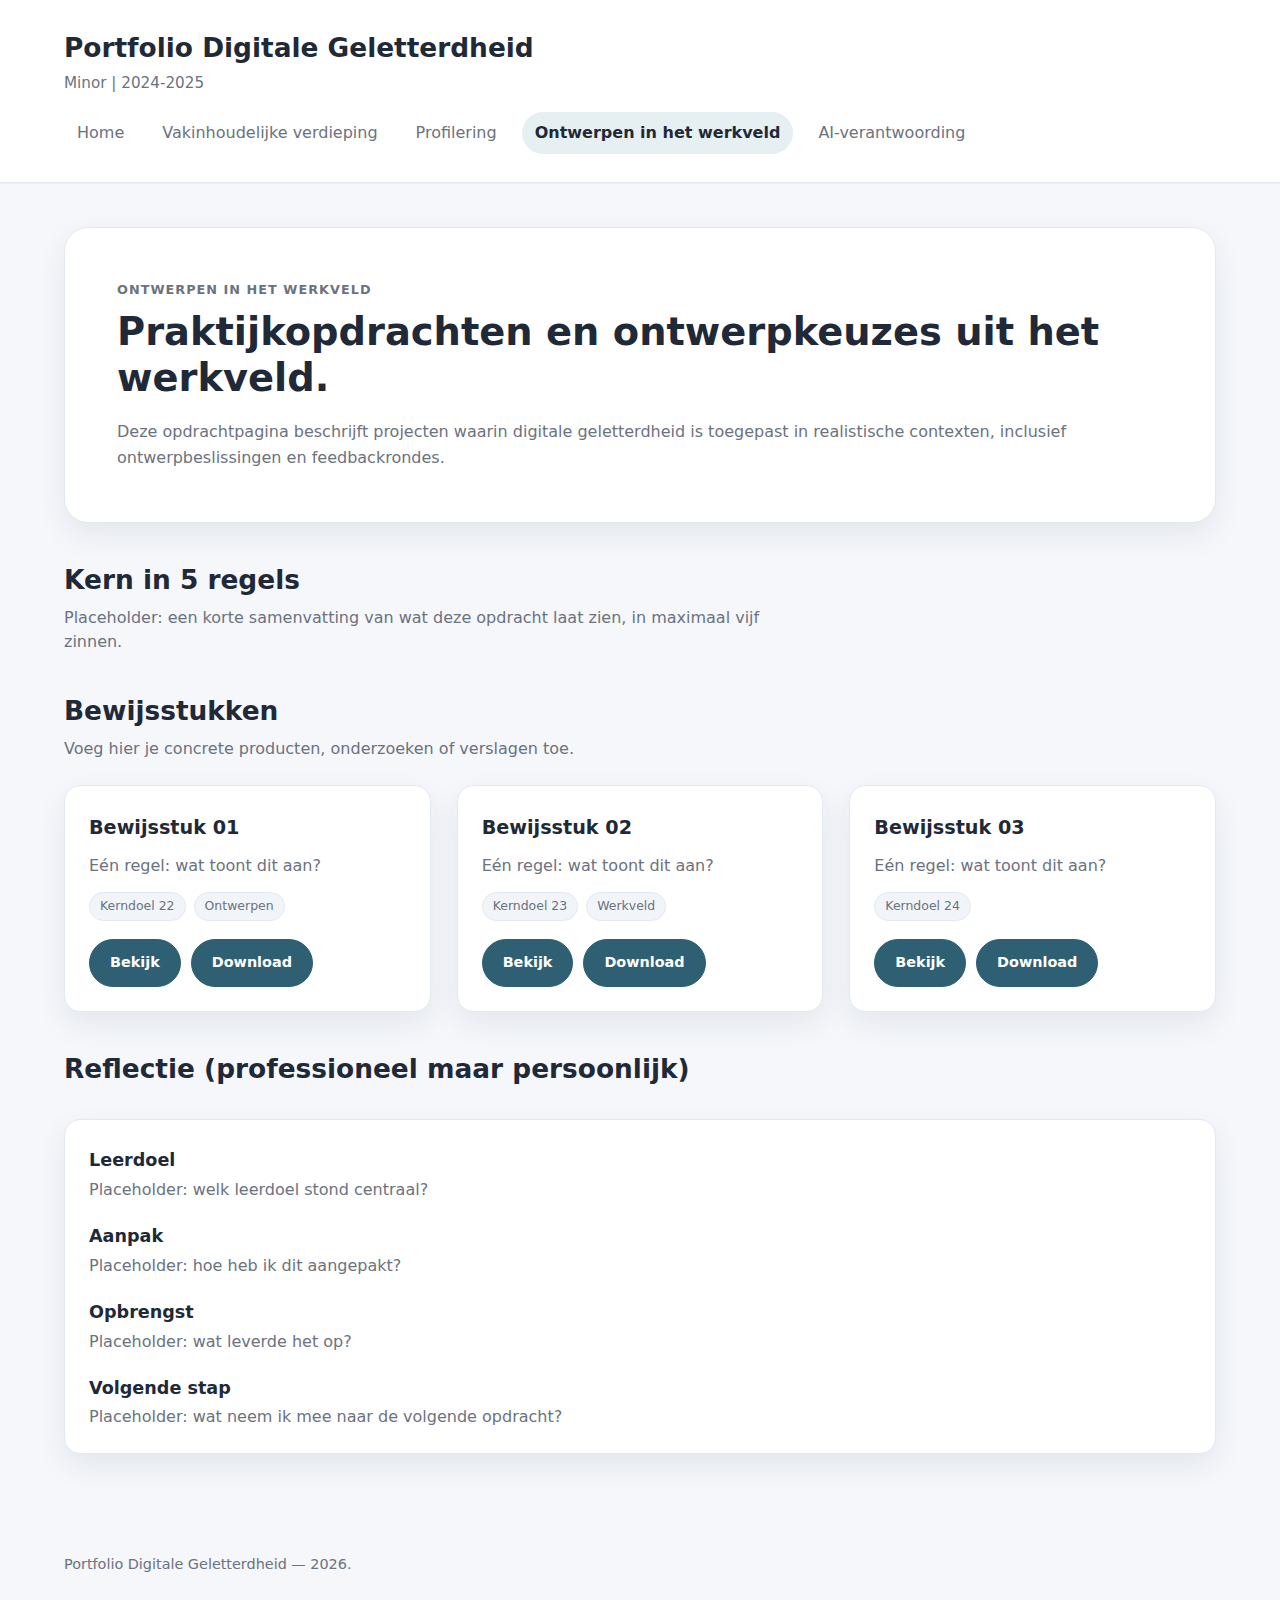
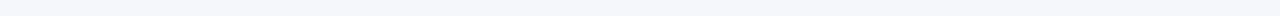
<file: profilering.html>
<!doctype html>
<html lang="nl">
  <head>
    <meta charset="utf-8" />
    <meta name="viewport" content="width=device-width, initial-scale=1" />
    <title>Portfolio Digitale Geletterdheid | Ontwerpen in het werkveld</title>
    <link rel="stylesheet" href="styles.css" />
  </head>
  <body>
    <div class="page">
      <header class="site-header">
        <div class="brand">
          <span class="brand__title">Portfolio Digitale Geletterdheid</span>
          <span class="brand__subtitle">Minor | 2024-2025</span>
        </div>
        <nav class="site-nav">
          <a href="index.html">Home</a>
          <a href="vakinhoudelijke-verdieping.html">Vakinhoudelijke verdieping</a>
          <a href="profilering.html">Profilering</a>
          <a class="is-active" href="ontwerpen-in-het-werkveld.html">Ontwerpen in het werkveld</a>
          <a href="ai-verantwoording.html">AI-verantwoording</a>
        </nav>
      </header>

      <main class="content">
        <section class="hero">
          <div>
            <p class="eyebrow">Ontwerpen in het werkveld</p>
            <h1>Praktijkopdrachten en ontwerpkeuzes uit het werkveld.</h1>
            <p>
              Deze opdrachtpagina beschrijft projecten waarin digitale geletterdheid is toegepast
              in realistische contexten, inclusief ontwerpbeslissingen en feedbackrondes.
            </p>
          </div>
        </section>

        <section class="section">
          <div class="section__header">
            <h2>Kern in 5 regels</h2>
            <p>
              Placeholder: een korte samenvatting van wat deze opdracht laat zien, in maximaal
              vijf zinnen.
            </p>
          </div>
        </section>

        <section class="section">
          <div class="section__header">
            <h2>Bewijsstukken</h2>
            <p>Voeg hier je concrete producten, onderzoeken of verslagen toe.</p>
          </div>
          <div class="card-grid">
            <article class="card">
              <h3><strong>Bewijsstuk 01</strong></h3>
              <p class="card-summary">Eén regel: wat toont dit aan?</p>
              <div class="chip-group">
                <span class="chip">Kerndoel 22</span>
                <span class="chip">Ontwerpen</span>
              </div>
              <div class="button-row">
                <a class="button button--small" href="#">Bekijk</a>
                <a class="button button--small button--secondary" href="#">Download</a>
              </div>
            </article>
            <article class="card">
              <h3><strong>Bewijsstuk 02</strong></h3>
              <p class="card-summary">Eén regel: wat toont dit aan?</p>
              <div class="chip-group">
                <span class="chip">Kerndoel 23</span>
                <span class="chip">Werkveld</span>
              </div>
              <div class="button-row">
                <a class="button button--small" href="#">Bekijk</a>
                <a class="button button--small button--secondary" href="#">Download</a>
              </div>
            </article>
            <article class="card">
              <h3><strong>Bewijsstuk 03</strong></h3>
              <p class="card-summary">Eén regel: wat toont dit aan?</p>
              <div class="chip-group">
                <span class="chip">Kerndoel 24</span>
              </div>
              <div class="button-row">
                <a class="button button--small" href="#">Bekijk</a>
                <a class="button button--small button--secondary" href="#">Download</a>
              </div>
            </article>
          </div>
        </section>

        <section class="section">
          <div class="section__header">
            <h2>Reflectie (professioneel maar persoonlijk)</h2>
          </div>
          <div class="reflection">
            <div>
              <h3>Leerdoel</h3>
              <p>Placeholder: welk leerdoel stond centraal?</p>
            </div>
            <div>
              <h3>Aanpak</h3>
              <p>Placeholder: hoe heb ik dit aangepakt?</p>
            </div>
            <div>
              <h3>Opbrengst</h3>
              <p>Placeholder: wat leverde het op?</p>
            </div>
            <div>
              <h3>Volgende stap</h3>
              <p>Placeholder: wat neem ik mee naar de volgende opdracht?</p>
            </div>
          </div>
        </section>
      </main>

      <footer class="site-footer">
        <p>Portfolio Digitale Geletterdheid — statische versie.</p>
      </footer>
    </div>
    <script src="script.js"></script>
  </body>
</html>
</file>
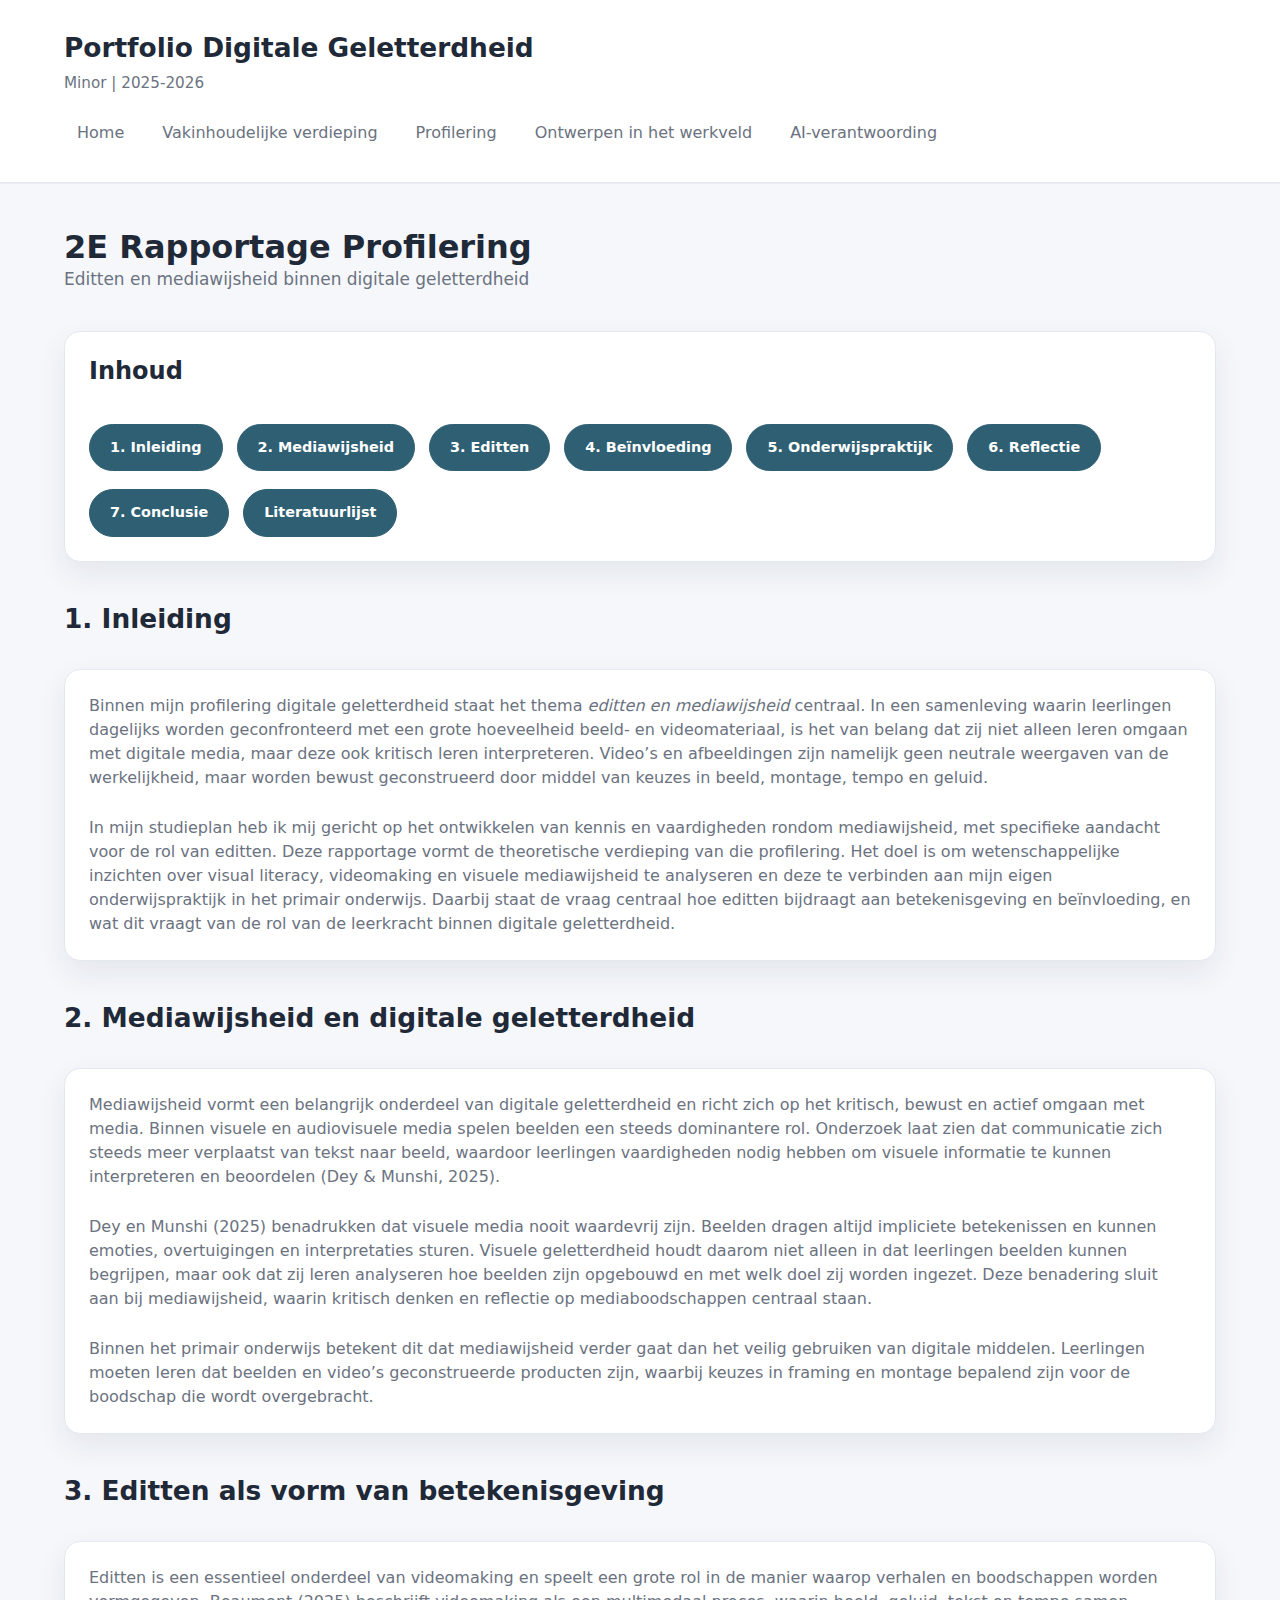
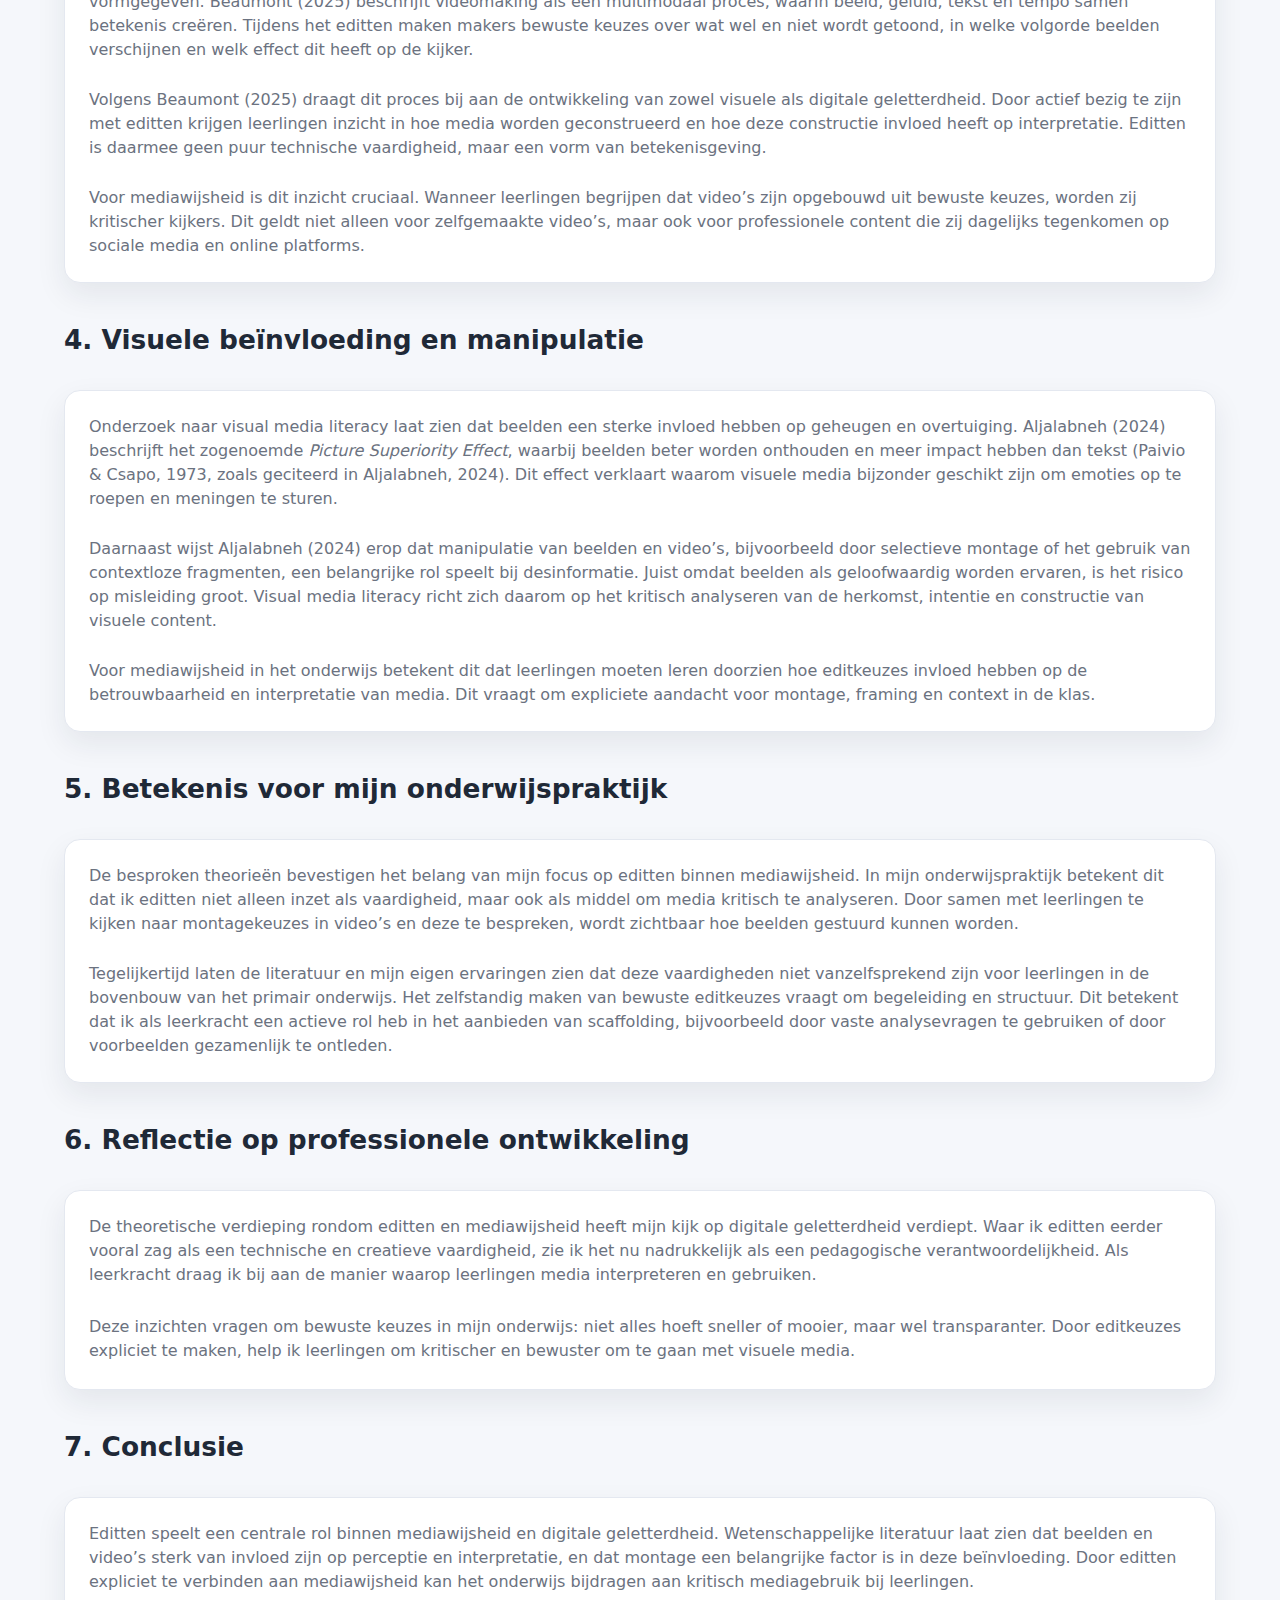
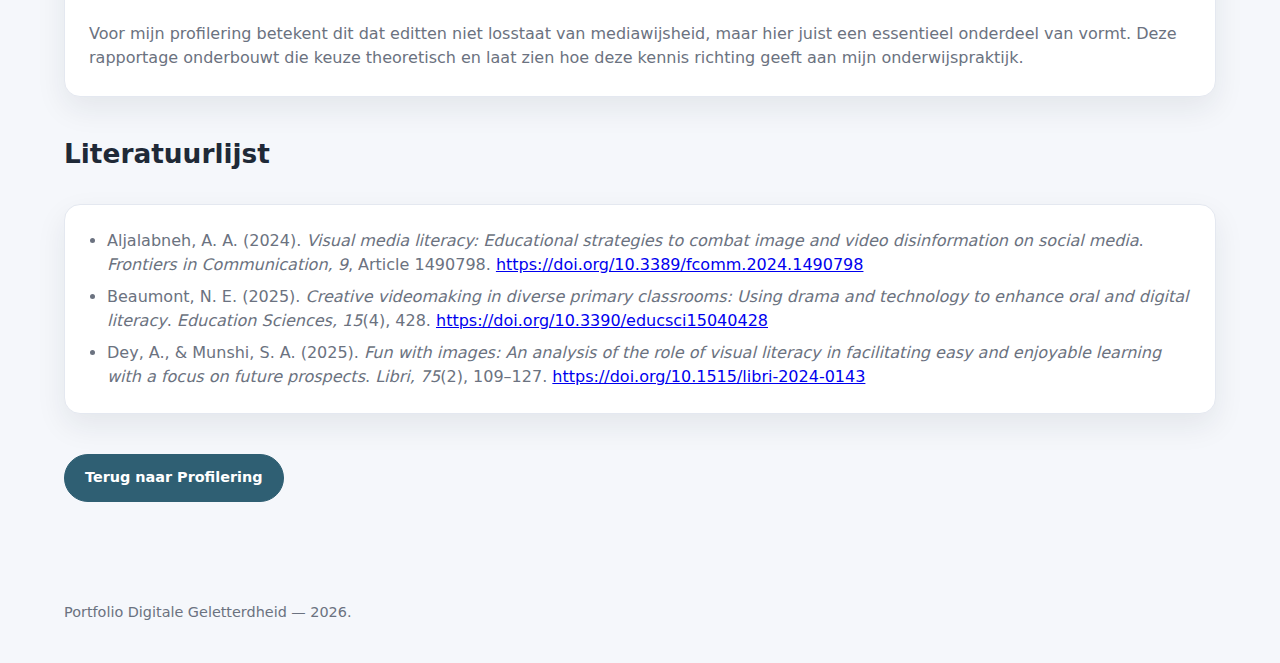
<file: rapportage-profilering.html>
<!doctype html>
<html lang="nl">
  <head>
    <meta charset="utf-8" />
    <meta name="viewport" content="width=device-width, initial-scale=1" />
    <title>Portfolio Digitale Geletterdheid | Rapportage profilering</title>
    <link rel="stylesheet" href="styles.css" />
  </head>

  <body>
    <div class="page">
      <header class="site-header">
        <div class="brand">
          <span class="brand__title">Portfolio Digitale Geletterdheid</span>
          <span class="brand__subtitle">Minor | 2025-2026</span>
        </div>
        <nav class="site-nav">
          <a href="index.html">Home</a>
          <a href="vakinhoudelijke-verdieping.html">Vakinhoudelijke verdieping</a>
          <a href="profilering.html">Profilering</a>
          <a href="ontwerpen-in-het-werkveld.html">Ontwerpen in het werkveld</a>
          <a href="ai-verantwoording.html">AI-verantwoording</a>
        </nav>
      </header>

      <main class="content">
        <!-- Intro / Titel -->
        <section class="section">
          <div class="section__header">
            <h1>2E Rapportage Profilering</h1>
            <p class="lead">Editten en mediawijsheid binnen digitale geletterdheid</p>
          </div>

          <div class="card">
            <h2>Inhoud</h2>
            <div class="button-group">
              <a class="button button--small" href="#inleiding">1. Inleiding</a>
              <a class="button button--small" href="#mediawijsheid">2. Mediawijsheid</a>
              <a class="button button--small" href="#editten">3. Editten</a>
              <a class="button button--small" href="#beinvloeding">4. Beïnvloeding</a>
              <a class="button button--small" href="#praktijk">5. Onderwijspraktijk</a>
              <a class="button button--small" href="#reflectie">6. Reflectie</a>
              <a class="button button--small" href="#conclusie">7. Conclusie</a>
              <a class="button button--small button--secondary" href="#literatuurlijst">Literatuurlijst</a>
            </div>
          </div>
        </section>

        <!-- 1 -->
        <section class="section" id="inleiding">
          <div class="section__header">
            <h2>1. Inleiding</h2>
          </div>
          <div class="card">
            <p>
              Binnen mijn profilering digitale geletterdheid staat het thema <em>editten en mediawijsheid</em> centraal. In een samenleving waarin leerlingen dagelijks worden geconfronteerd met een grote hoeveelheid beeld- en videomateriaal, is het van belang dat zij niet alleen leren omgaan met digitale media, maar deze ook kritisch leren interpreteren. Video’s en afbeeldingen zijn namelijk geen neutrale weergaven van de werkelijkheid, maar worden bewust geconstrueerd door middel van keuzes in beeld, montage, tempo en geluid.
            </p>
            <p>
              In mijn studieplan heb ik mij gericht op het ontwikkelen van kennis en vaardigheden rondom mediawijsheid, met specifieke aandacht voor de rol van editten. Deze rapportage vormt de theoretische verdieping van die profilering. Het doel is om wetenschappelijke inzichten over visual literacy, videomaking en visuele mediawijsheid te analyseren en deze te verbinden aan mijn eigen onderwijspraktijk in het primair onderwijs. Daarbij staat de vraag centraal hoe editten bijdraagt aan betekenisgeving en beïnvloeding, en wat dit vraagt van de rol van de leerkracht binnen digitale geletterdheid.
            </p>
          </div>
        </section>

        <!-- 2 -->
        <section class="section" id="mediawijsheid">
          <div class="section__header">
            <h2>2. Mediawijsheid en digitale geletterdheid</h2>
          </div>
          <div class="card">
            <p>
              Mediawijsheid vormt een belangrijk onderdeel van digitale geletterdheid en richt zich op het kritisch, bewust en actief omgaan met media. Binnen visuele en audiovisuele media spelen beelden een steeds dominantere rol. Onderzoek laat zien dat communicatie zich steeds meer verplaatst van tekst naar beeld, waardoor leerlingen vaardigheden nodig hebben om visuele informatie te kunnen interpreteren en beoordelen (Dey &amp; Munshi, 2025).
            </p>
            <p>
              Dey en Munshi (2025) benadrukken dat visuele media nooit waardevrij zijn. Beelden dragen altijd impliciete betekenissen en kunnen emoties, overtuigingen en interpretaties sturen. Visuele geletterdheid houdt daarom niet alleen in dat leerlingen beelden kunnen begrijpen, maar ook dat zij leren analyseren hoe beelden zijn opgebouwd en met welk doel zij worden ingezet. Deze benadering sluit aan bij mediawijsheid, waarin kritisch denken en reflectie op mediaboodschappen centraal staan.
            </p>
            <p>
              Binnen het primair onderwijs betekent dit dat mediawijsheid verder gaat dan het veilig gebruiken van digitale middelen. Leerlingen moeten leren dat beelden en video’s geconstrueerde producten zijn, waarbij keuzes in framing en montage bepalend zijn voor de boodschap die wordt overgebracht.
            </p>
          </div>
        </section>

        <!-- 3 -->
        <section class="section" id="editten">
          <div class="section__header">
            <h2>3. Editten als vorm van betekenisgeving</h2>
          </div>
          <div class="card">
            <p>
              Editten is een essentieel onderdeel van videomaking en speelt een grote rol in de manier waarop verhalen en boodschappen worden vormgegeven. Beaumont (2025) beschrijft videomaking als een multimodaal proces, waarin beeld, geluid, tekst en tempo samen betekenis creëren. Tijdens het editten maken makers bewuste keuzes over wat wel en niet wordt getoond, in welke volgorde beelden verschijnen en welk effect dit heeft op de kijker.
            </p>
            <p>
              Volgens Beaumont (2025) draagt dit proces bij aan de ontwikkeling van zowel visuele als digitale geletterdheid. Door actief bezig te zijn met editten krijgen leerlingen inzicht in hoe media worden geconstrueerd en hoe deze constructie invloed heeft op interpretatie. Editten is daarmee geen puur technische vaardigheid, maar een vorm van betekenisgeving.
            </p>
            <p>
              Voor mediawijsheid is dit inzicht cruciaal. Wanneer leerlingen begrijpen dat video’s zijn opgebouwd uit bewuste keuzes, worden zij kritischer kijkers. Dit geldt niet alleen voor zelfgemaakte video’s, maar ook voor professionele content die zij dagelijks tegenkomen op sociale media en online platforms.
            </p>
          </div>
        </section>

        <!-- 4 -->
        <section class="section" id="beinvloeding">
          <div class="section__header">
            <h2>4. Visuele beïnvloeding en manipulatie</h2>
          </div>
          <div class="card">
            <p>
              Onderzoek naar visual media literacy laat zien dat beelden een sterke invloed hebben op geheugen en overtuiging. Aljalabneh (2024) beschrijft het zogenoemde <em>Picture Superiority Effect</em>, waarbij beelden beter worden onthouden en meer impact hebben dan tekst (Paivio &amp; Csapo, 1973, zoals geciteerd in Aljalabneh, 2024). Dit effect verklaart waarom visuele media bijzonder geschikt zijn om emoties op te roepen en meningen te sturen.
            </p>
            <p>
              Daarnaast wijst Aljalabneh (2024) erop dat manipulatie van beelden en video’s, bijvoorbeeld door selectieve montage of het gebruik van contextloze fragmenten, een belangrijke rol speelt bij desinformatie. Juist omdat beelden als geloofwaardig worden ervaren, is het risico op misleiding groot. Visual media literacy richt zich daarom op het kritisch analyseren van de herkomst, intentie en constructie van visuele content.
            </p>
            <p>
              Voor mediawijsheid in het onderwijs betekent dit dat leerlingen moeten leren doorzien hoe editkeuzes invloed hebben op de betrouwbaarheid en interpretatie van media. Dit vraagt om expliciete aandacht voor montage, framing en context in de klas.
            </p>
          </div>
        </section>

        <!-- 5 -->
        <section class="section" id="praktijk">
          <div class="section__header">
            <h2>5. Betekenis voor mijn onderwijspraktijk</h2>
          </div>
          <div class="card">
            <p>
              De besproken theorieën bevestigen het belang van mijn focus op editten binnen mediawijsheid. In mijn onderwijspraktijk betekent dit dat ik editten niet alleen inzet als vaardigheid, maar ook als middel om media kritisch te analyseren. Door samen met leerlingen te kijken naar montagekeuzes in video’s en deze te bespreken, wordt zichtbaar hoe beelden gestuurd kunnen worden.
            </p>
            <p>
              Tegelijkertijd laten de literatuur en mijn eigen ervaringen zien dat deze vaardigheden niet vanzelfsprekend zijn voor leerlingen in de bovenbouw van het primair onderwijs. Het zelfstandig maken van bewuste editkeuzes vraagt om begeleiding en structuur. Dit betekent dat ik als leerkracht een actieve rol heb in het aanbieden van scaffolding, bijvoorbeeld door vaste analysevragen te gebruiken of door voorbeelden gezamenlijk te ontleden.
            </p>
          </div>
        </section>

        <!-- 6 -->
        <section class="section" id="reflectie">
          <div class="section__header">
            <h2>6. Reflectie op professionele ontwikkeling</h2>
          </div>
          <div class="card">
            <p>
              De theoretische verdieping rondom editten en mediawijsheid heeft mijn kijk op digitale geletterdheid verdiept. Waar ik editten eerder vooral zag als een technische en creatieve vaardigheid, zie ik het nu nadrukkelijk als een pedagogische verantwoordelijkheid. Als leerkracht draag ik bij aan de manier waarop leerlingen media interpreteren en gebruiken.
            </p>
            <p>
              Deze inzichten vragen om bewuste keuzes in mijn onderwijs: niet alles hoeft sneller of mooier, maar wel transparanter. Door editkeuzes expliciet te maken, help ik leerlingen om kritischer en bewuster om te gaan met visuele media.
            </p>
          </div>
        </section>

        <!-- 7 -->
        <section class="section" id="conclusie">
          <div class="section__header">
            <h2>7. Conclusie</h2>
          </div>
          <div class="card">
            <p>
              Editten speelt een centrale rol binnen mediawijsheid en digitale geletterdheid. Wetenschappelijke literatuur laat zien dat beelden en video’s sterk van invloed zijn op perceptie en interpretatie, en dat montage een belangrijke factor is in deze beïnvloeding. Door editten expliciet te verbinden aan mediawijsheid kan het onderwijs bijdragen aan kritisch mediagebruik bij leerlingen.
            </p>
            <p>
              Voor mijn profilering betekent dit dat editten niet losstaat van mediawijsheid, maar hier juist een essentieel onderdeel van vormt. Deze rapportage onderbouwt die keuze theoretisch en laat zien hoe deze kennis richting geeft aan mijn onderwijspraktijk.
            </p>
          </div>
        </section>

        <!-- Literatuurlijst -->
        <section class="section" id="literatuurlijst">
          <div class="section__header">
            <h2>Literatuurlijst</h2>
          </div>
          <div class="card">
            <ul>
              <li>
                Aljalabneh, A. A. (2024). <em>Visual media literacy: Educational strategies to combat image and video disinformation on social media</em>. <em>Frontiers in Communication, 9</em>, Article 1490798.
                <a href="https://doi.org/10.3389/fcomm.2024.1490798" target="_blank" rel="noopener">
                  https://doi.org/10.3389/fcomm.2024.1490798
                </a>
              </li>
              <li>
                Beaumont, N. E. (2025). <em>Creative videomaking in diverse primary classrooms: Using drama and technology to enhance oral and digital literacy</em>. <em>Education Sciences, 15</em>(4), 428.
                <a href="https://doi.org/10.3390/educsci15040428" target="_blank" rel="noopener">
                  https://doi.org/10.3390/educsci15040428
                </a>
              </li>
              <li>
                Dey, A., &amp; Munshi, S. A. (2025). <em>Fun with images: An analysis of the role of visual literacy in facilitating easy and enjoyable learning with a focus on future prospects</em>. <em>Libri, 75</em>(2), 109–127.
                <a href="https://doi.org/10.1515/libri-2024-0143" target="_blank" rel="noopener">
                  https://doi.org/10.1515/libri-2024-0143
                </a>
              </li>
            </ul>
          </div>
        </section>

        <!-- Terugknop -->
        <section class="section">
          <div class="button-row">
            <a class="button button--small button--secondary" href="profilering.html">
              Terug naar Profilering
            </a>
          </div>
        </section>
      </main>

      <footer class="site-footer">
        <p>Portfolio Digitale Geletterdheid — statische versie.</p>
      </footer>
    </div>

    <script src="script.js"></script>
  </body>
</html>
</file>
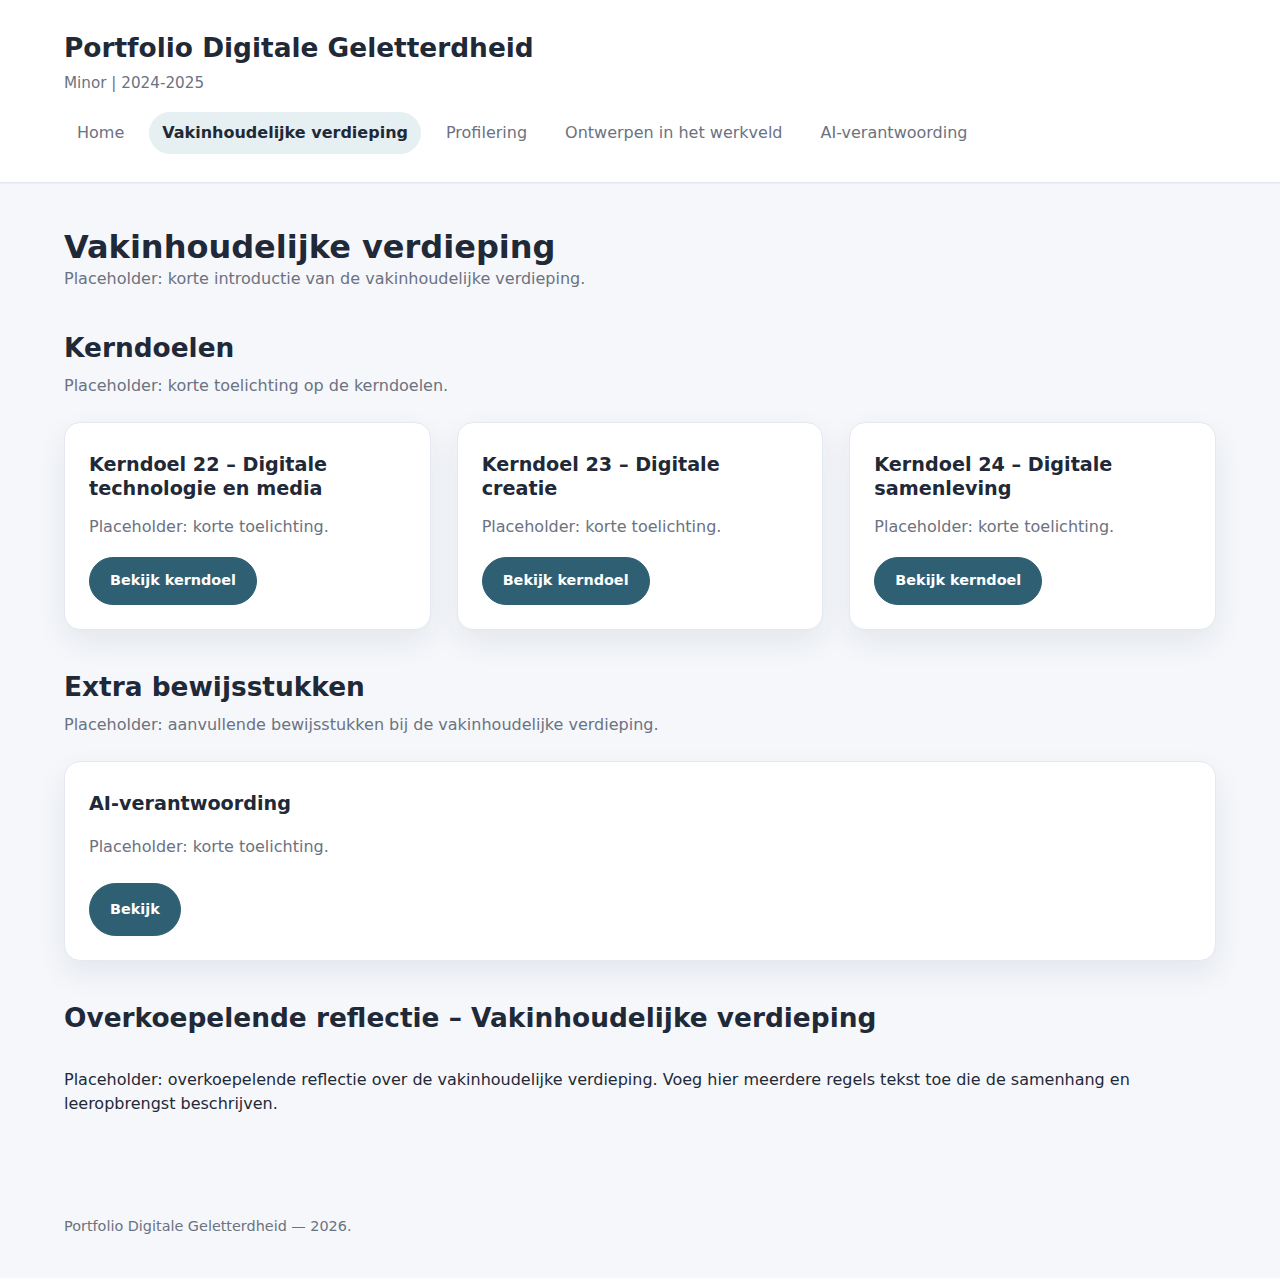
<file: vakinhoudelijke-verdieping.html>
<!doctype html>
<html lang="nl">
  <head>
    <meta charset="utf-8" />
    <meta name="viewport" content="width=device-width, initial-scale=1" />
    <title>Portfolio Digitale Geletterdheid | Vakinhoudelijke verdieping</title>
    <link rel="stylesheet" href="styles.css" />
  </head>
  <body>
    <div class="page">
      <header class="site-header">
        <div class="brand">
          <span class="brand__title">Portfolio Digitale Geletterdheid</span>
          <span class="brand__subtitle">Minor | 2024-2025</span>
        </div>
        <nav class="site-nav">
          <a href="index.html">Home</a>
          <a class="is-active" href="vakinhoudelijke-verdieping.html">Vakinhoudelijke verdieping</a>
          <a href="profilering.html">Profilering</a>
          <a href="ontwerpen-in-het-werkveld.html">Ontwerpen in het werkveld</a>
          <a href="ai-verantwoording.html">AI-verantwoording</a>
        </nav>
      </header>

      <main class="content">
        <section class="section">
          <div class="section__header">
            <h1>Vakinhoudelijke verdieping</h1>
            <p>Placeholder: korte introductie van de vakinhoudelijke verdieping.</p>
          </div>
        </section>

        <section class="section">
          <div class="section__header">
            <h2>Kerndoelen</h2>
            <p>Placeholder: korte toelichting op de kerndoelen.</p>
          </div>
          <div class="card-grid">
            <article class="card">
              <h3><strong>Kerndoel 22 – Digitale technologie en media</strong></h3>
              <p class="card-summary">Placeholder: korte toelichting.</p>
              <div class="button-row">
                <a class="button button--small" href="kerndoel-22.html">Bekijk kerndoel</a>
              </div>
            </article>
            <article class="card">
              <h3><strong>Kerndoel 23 – Digitale creatie</strong></h3>
              <p class="card-summary">Placeholder: korte toelichting.</p>
              <div class="button-row">
                <a class="button button--small" href="kerndoel-23.html">Bekijk kerndoel</a>
              </div>
            </article>
            <article class="card">
              <h3><strong>Kerndoel 24 – Digitale samenleving</strong></h3>
              <p class="card-summary">Placeholder: korte toelichting.</p>
              <div class="button-row">
                <a class="button button--small" href="kerndoel-24.html">Bekijk kerndoel</a>
              </div>
            </article>
          </div>
        </section>

        <section class="section">
          <div class="section__header">
            <h2>Extra bewijsstukken</h2>
            <p>Placeholder: aanvullende bewijsstukken bij de vakinhoudelijke verdieping.</p>
          </div>
          <div class="card-grid">
            <article class="card">
              <h3><strong>AI-verantwoording</strong></h3>
              <p class="card-summary">Placeholder: korte toelichting.</p>
              <div class="button-row">
                <a class="button button--small" href="ai-verantwoording.html">Bekijk</a>
              </div>
            </article>
          </div>
        </section>

        <section class="section">
          <div class="section__header">
            <h2>Overkoepelende reflectie – Vakinhoudelijke verdieping</h2>
          </div>
          <p>
            Placeholder: overkoepelende reflectie over de vakinhoudelijke verdieping. Voeg hier
            meerdere regels tekst toe die de samenhang en leeropbrengst beschrijven.
          </p>
        </section>
      </main>

      <footer class="site-footer">
        <p>Portfolio Digitale Geletterdheid — statische versie.</p>
      </footer>
    </div>
    <script src="script.js"></script>
  </body>
</html>
</file>
<file: styles.css>
:root {
  color-scheme: light;
  --bg: #f5f7fb;
  --panel: #ffffff;
  --text: #1f2937;
  --muted: #6b7280;
  --accent: #2f5f73;
  --accent-light: #e6eff2;
  --border: #e4e8f0;
  --shadow: 0 12px 30px rgba(31, 41, 55, 0.08);
  font-family: system-ui, -apple-system, "Segoe UI", "Helvetica Neue", Arial, sans-serif;
}

* {
  box-sizing: border-box;
  margin: 0;
  padding: 0;
}

body {
  background: var(--bg);
  color: var(--text);
  min-height: 100vh;
  line-height: 1.5;
}

.page {
  display: flex;
  flex-direction: column;
  min-height: 100vh;
}

.site-header {
  background: var(--panel);
  border-bottom: 1px solid var(--border);
  padding: 28px clamp(28px, 5vw, 64px);
  display: grid;
  gap: 18px;
  box-shadow: 0 1px 0 rgba(15, 23, 42, 0.04);
}

.brand {
  display: flex;
  flex-direction: column;
  gap: 4px;
}

.brand__title {
  font-size: 1.65rem;
  font-weight: 600;
}

.brand__subtitle {
  color: var(--muted);
  font-size: 0.95rem;
}

.site-nav {
  display: flex;
  flex-wrap: wrap;
  gap: 12px;
}

.site-nav a {
  text-decoration: none;
  color: var(--muted);
  padding: 8px 12px;
  border-radius: 999px;
  background: transparent;
  transition: color 0.2s ease, border-color 0.2s ease, background 0.2s ease;
  border: 1px solid transparent;
}

.site-nav a:hover,
.site-nav a:focus {
  border-color: var(--accent-light);
  color: var(--text);
  outline: none;
}

.site-nav .is-active {
  background: var(--accent-light);
  color: var(--text);
  border-color: var(--accent-light);
  font-weight: 600;
}

.content {
  flex: 1;
  padding: 44px clamp(28px, 5vw, 72px) 72px;
  display: grid;
  gap: 40px;
}

.hero {
  background: var(--panel);
  border: 1px solid var(--border);
  border-radius: 24px;
  padding: clamp(32px, 5vw, 52px);
  display: grid;
  gap: 32px;
  align-items: start;
  box-shadow: var(--shadow);
}

.hero--home {
  grid-template-columns: 1.15fr 0.85fr;
  gap: clamp(28px, 4vw, 40px);
}

.home-intro {
  display: grid;
  gap: 18px;
}

.home-intro .lead {
  margin-bottom: 0;
}

.home-actions {
  display: grid;
  gap: 18px;
}

.card--cta {
  gap: 10px;
  min-height: auto;
}

.card--cta .button {
  margin-top: 6px;
  align-self: flex-start;
}

.button--small {
  padding: 8px 16px;
  font-size: 0.9rem;
}

.button--secondary {
  background: transparent;
  color: var(--accent);
  border: 1px solid var(--accent);
}

.button--secondary:hover,
.button--secondary:focus {
  background: var(--accent-light);
  border-color: var(--accent);
}

.highlights {
  background: var(--accent-light);
  border-radius: 16px;
  padding: 18px 20px;
  display: grid;
  gap: 10px;
}

.highlights h2 {
  font-size: 1.1rem;
}

.highlights ul {
  list-style: disc;
  padding-left: 18px;
  display: grid;
  gap: 6px;
  color: var(--muted);
}

.card--quote h2 {
  font-size: 1.2rem;
}

.card--quote {
  min-height: auto;
}
.hero h1 {
  font-size: clamp(2.2rem, 3vw, 3rem);
  line-height: 1.2;
  margin-bottom: 18px;
}

.hero p {
  color: var(--muted);
  line-height: 1.6;
}

.lead {
  font-size: 1.06rem;
  margin-bottom: 14px;
}

.eyebrow {
  text-transform: uppercase;
  letter-spacing: 0.08em;
  font-size: 0.8rem;
  color: var(--accent);
  font-weight: 600;
  margin-bottom: 8px;
}

.hero__panel {
  background: var(--accent-light);
  border-radius: 16px;
  padding: 22px;
  color: var(--text);
}

.hero__panel h2 {
  font-size: 1.2rem;
  margin-bottom: 12px;
}

.hero__panel ul {
  list-style: disc;
  padding-left: 20px;
  display: grid;
  gap: 8px;
  color: var(--muted);
}

.button-group {
  display: flex;
  flex-wrap: wrap;
  gap: 14px;
  margin-top: 20px;
}

.button {
  display: inline-flex;
  align-items: center;
  justify-content: center;
  padding: 12px 20px;
  border-radius: 999px;
  background: var(--accent);
  color: #fff;
  text-decoration: none;
  font-weight: 600;
  border: 1px solid var(--accent);
  transition: background 0.2s ease, border-color 0.2s ease;
}

.button:hover,
.button:focus {
  background: #3a738a;
  border-color: #3a738a;
  outline: none;
}

.section {
  display: grid;
  gap: 24px;
}

.section__header h2 {
  font-size: 1.65rem;
  margin-bottom: 10px;
}

.section__header p {
  color: var(--muted);
  max-width: 720px;
  line-height: 1.5;
}

.card-grid {
  display: grid;
  grid-template-columns: repeat(auto-fit, minmax(220px, 1fr));
  gap: 26px;
}

.card {
  background: var(--panel);
  border: 1px solid var(--border);
  border-radius: 16px;
  padding: 24px;
  display: grid;
  gap: 14px;
  min-height: 200px;
  box-shadow: var(--shadow);
}

.card h3 {
  font-size: 1.2rem;
}

.card p {
  color: var(--muted);
  line-height: 1.5;
}

.card-summary {
  color: var(--muted);
  margin: 0;
}

.chip-group {
  display: flex;
  flex-wrap: wrap;
  gap: 8px;
}

.chip {
  display: inline-flex;
  align-items: center;
  padding: 4px 10px;
  border-radius: 999px;
  background: #f1f5f9;
  color: var(--muted);
  font-size: 0.78rem;
  border: 1px solid var(--border);
}

.button-row {
  display: flex;
  flex-wrap: wrap;
  gap: 10px;
}

.card .button {
  margin-top: 4px;
}

.reflection {
  background: var(--panel);
  border: 1px solid var(--border);
  border-radius: 16px;
  padding: 24px;
  display: grid;
  gap: 18px;
  box-shadow: var(--shadow);
}

.reflection h3 {
  font-size: 1.1rem;
  margin-bottom: 6px;
}

.reflection p {
  color: var(--muted);
  line-height: 1.5;
}

.status {
  display: inline-flex;
  align-items: center;
  justify-content: center;
  width: max-content;
  padding: 6px 12px;
  border-radius: 999px;
  border: 1px solid var(--accent);
  color: var(--accent);
  font-size: 0.85rem;
  font-weight: 600;
  background: #f2f6f8;
}

.site-footer {
  padding: 28px clamp(28px, 5vw, 64px) 40px;
  color: var(--muted);
  font-size: 0.9rem;
}

@media (min-width: 900px) {
  .hero--home {
    grid-template-columns: 1.15fr 0.85fr;
  }
}

@media (max-width: 899px) {
  .hero--home {
    grid-template-columns: 1fr;
  }
  .content {
    padding: 32px 20px 48px;
    gap: 28px;
  }
  .site-header {
    padding: 24px 20px;
  }
  .card-grid {
    grid-template-columns: 1fr;
  }
  .hero {
    padding: 28px 24px;
  }
  .button-row {
    flex-direction: column;
    align-items: flex-start;
  }
}

/* === Duo-workshop: inklapbare DIM-sectie netjes in jouw stijl === */
details.card {
  min-height: auto; /* voorkomt onnodig hoge card */
}

details.card summary {
  cursor: pointer;
  list-style: none;
  display: flex;
  align-items: baseline;
  justify-content: space-between;
  gap: 12px;
}

details.card summary::-webkit-details-marker {
  display: none;
}

details.card summary strong {
  color: var(--text);
}

details.card summary .muted {
  color: var(--muted);
  font-weight: 400;
  font-size: 0.95rem;
  white-space: nowrap;
  opacity: 0.85;
}

details.card[open] summary {
  padding-bottom: 10px;
  border-bottom: 1px solid var(--border);
  margin-bottom: 10px;
}

.details__content {
  display: grid;
  gap: 12px;
}

.details__content h4 {
  margin-top: 6px;
  font-size: 1.05rem;
  color: var(--text);
}

.details__content p,
.details__content li {
  color: var(--muted);
}

/* === Bronnen: APA7 netjes en leesbaar === */
.sources {
  list-style: none;
  padding-left: 0;
  margin: 0;
  display: grid;
  gap: 12px;
}

.sources li {
  color: var(--muted);
  line-height: 1.55;
  padding-left: 18px;
  text-indent: -18px; /* hanging indent zoals APA */
}
/* Nettere typografie in content (zonder je layout te slopen) */
.section h1,
.section h2,
.section h3,
.section h4 {
  line-height: 1.25;
}

.section h3 {
  margin-top: 6px;
}

.section p + p {
  margin-top: 12px;
}

/* Lijstjes in cards: leesbaarder */
.card ul,
.section ul,
.section ol {
  padding-left: 18px;
  color: var(--muted);
  display: grid;
  gap: 8px;
}

.section ol {
  padding-left: 22px;
}

/* Kleine kopjes binnen cards (h4) consistent */
.card h4 {
  font-size: 1rem;
  margin-top: 10px;
}

/* Lange URL’s breken niet je layout (handig bij bronnen) */
.section a,
.site-footer a {
  word-break: break-word;
}
</file>
